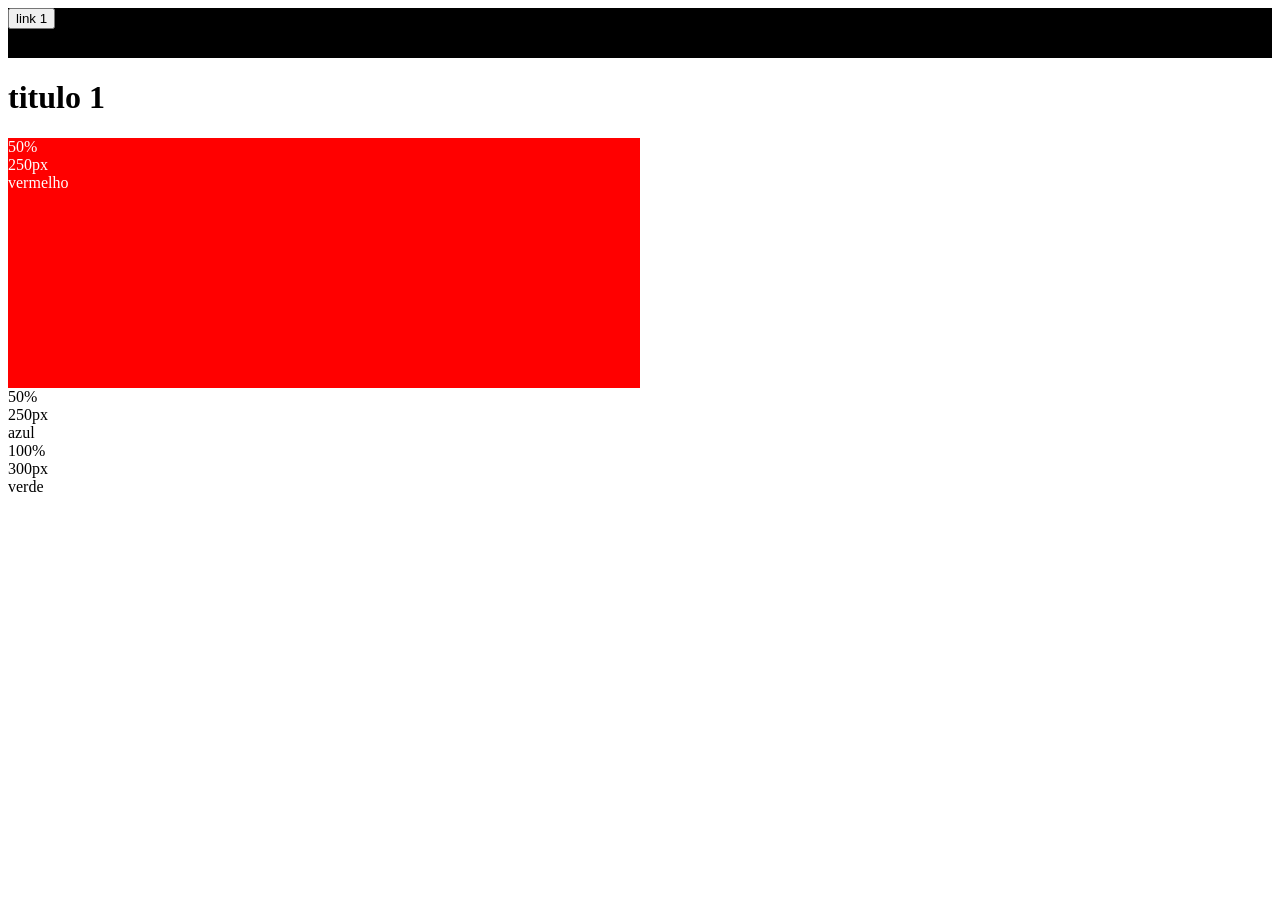
<file: caixas/index.html>
<!DOCTYPE html>
<html lang="en">
<head>
    <meta charset="UTF-8">
    <meta name="viewport" content="width=device-width, initial-scale=1.0">
    <link rel="stylesheet" href="style.css">
    <title>Document</title>
</head>
<body>
    <div style="width: 100%; height: 50px; background-color: black;"
    ><button>link 1</button>link 2</button></div>
    <h1>titulo 1</h1>

    <div class="container">
<div class="vermelho">
    50%
    <br>
    250px
    <br>
    vermelho
    </div>       

</div class="azul">

50%
<br>
250px
<br>
azul
    </div>


<div class="verde">
100%
<br>
300px
<br>
verde
</div>



</body>
</html>
</file>
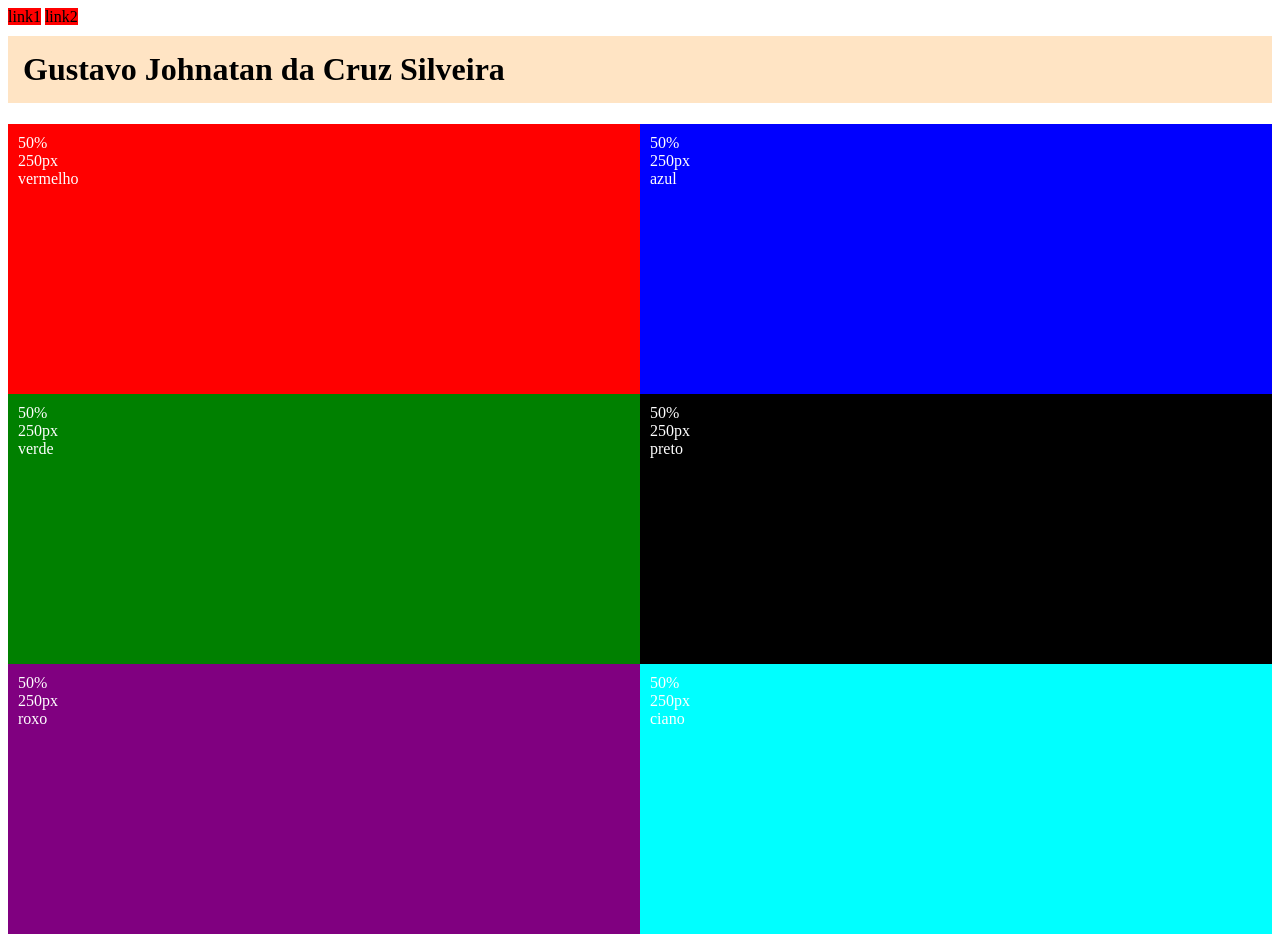
<file: modelo/index.html>
<!DOCTYPE html>
<html lang="en">

<head>
  <meta charset="UTF-8">
  <meta name="viewport" content="width=device-width, initial-scale=1.0">
  <title>Document</title>

  <link rel="stylesheet" href="estilos.css">
</head>

<body>
  <div class="barra-navegacao">
    <a class="link">link1</a>
    <a class="link">link2</a>
  </div>
  <h1>Gustavo Johnatan da Cruz Silveira</h1>
  <div class="wrapper">
    <div class="meia-caixa" style="background-color: red;">
      50%<br>
      250px<br>
      vermelho<br>
    </div>
    <div class="meia-caixa" style="background-color: blue;">
      50%<br>
      250px<br>
      azul<br>
    </div>
  </div>
  <div class="wrapper">
    <div class="meia-caixa" style="background-color: green;">
      50%<br>
      250px<br>
      verde<br>
    </div>
    <div class="meia-caixa" style="background-color: black;">
      50%<br>
      250px<br>
      preto<br>
    </div>
  </div>
  <div class="wrapper">
    <div class="meia-caixa" style="background-color: purple;">
      50%<br>
      250px<br>
      roxo<br>
    </div>
    <div class="meia-caixa" style="background-color: cyan;">
      50%<br>
      250px<br>
      ciano<br>
    </div>
  </div>
</body>

</html>
</file>
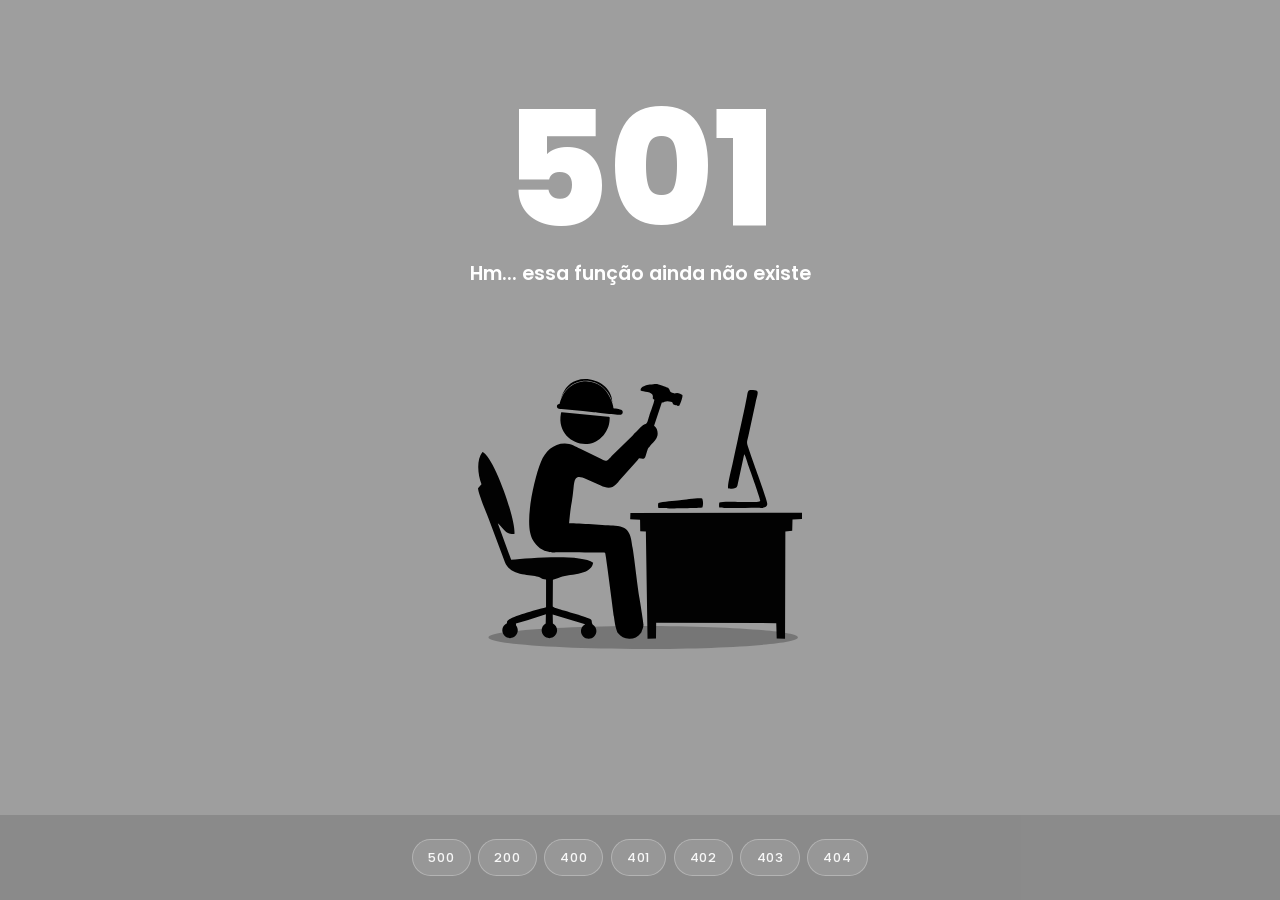
<file: PROVA/index.html>
<html lang="pt-br">

<head>
  <!-- INDEX -->
  <meta name="robots" content="index, follow">
  <meta name="author" content="Isaque Costa">
  <meta http-equiv="Content-Type" content="text/html; charset=UTF-8">
  <meta name="viewport" content="width=device-width,initial-scale=1,maximum-scale=1,user-scalable=0,viewport-fit=cover">
  <!-- DESCRIPTION -->
  <title>Erro Codes</title>
  <meta content="Erro Codes" property="og:title">
  <meta content="Desenvolvido por Isaque Costa" name="description">
  <meta content="Desenvolvido por Isaque Costa" property="og:description">
  <meta name="keywords"
    content="ios, android, responsivo, minimalista, design, simples, bonito, isaque.it, isaque costa">
  <!-- FAVICONS -->
  <link rel="apple-touch-icon" href="https://cdn.isaque.it/assets/icons/apple-icon-180.png">
  <!-- ASSETS -->
  <link href="https://fonts.googleapis.com/css?family=Open+Sans:400,700%7CPoppins:400,500" rel="stylesheet">
  <link href="custom.css" rel="stylesheet">
</head>

<body>
  <div id="bg-base" style="background-color: rgb(158, 158, 158);"></div>
  <div id="bg-ripple"></div>
  <div class="main-area">
    <span>
      <h1 id="codigo">501</h1>
      <h5 id="mensagem">Hm... essa função ainda não existe</h5>
    </span>
    <img id="imagem" src="assets/501.svg" class="">
  </div>
  <div class="barra-navegacao">
    <span class="btn-hover" data-id="500" data-color="#1B75D2"
      data-message="Eita... o servidor surtou por aqui">500</span>
    <span class="btn-hover" data-id="200" data-color="#33CC66" data-message="Yay! tudo certo, pode seguir">200</span>
    <span class="btn-hover" data-id="400" data-color="#820CCD"
      data-message="Ih... essa requisição veio torta">400</span>
    <span class="btn-hover" data-id="401" data-color="#F9152A" data-message="Ei! cadê o login?">401</span>
    <span class="btn-hover" data-id="402" data-color="#28A745" data-message="Poxa... a carteira pediu arrego">402</span>
    <span class="btn-hover" data-id="403" data-color="#F9152A" data-message="Calma lá... aqui é área VIP">403</span>
    <span class="btn-hover" data-id="404" data-color="#F46701" data-message="Opps... página não encontrada">404</span>
  </div>
  <script src="app.js"></script>


</body>

</html>
</file>
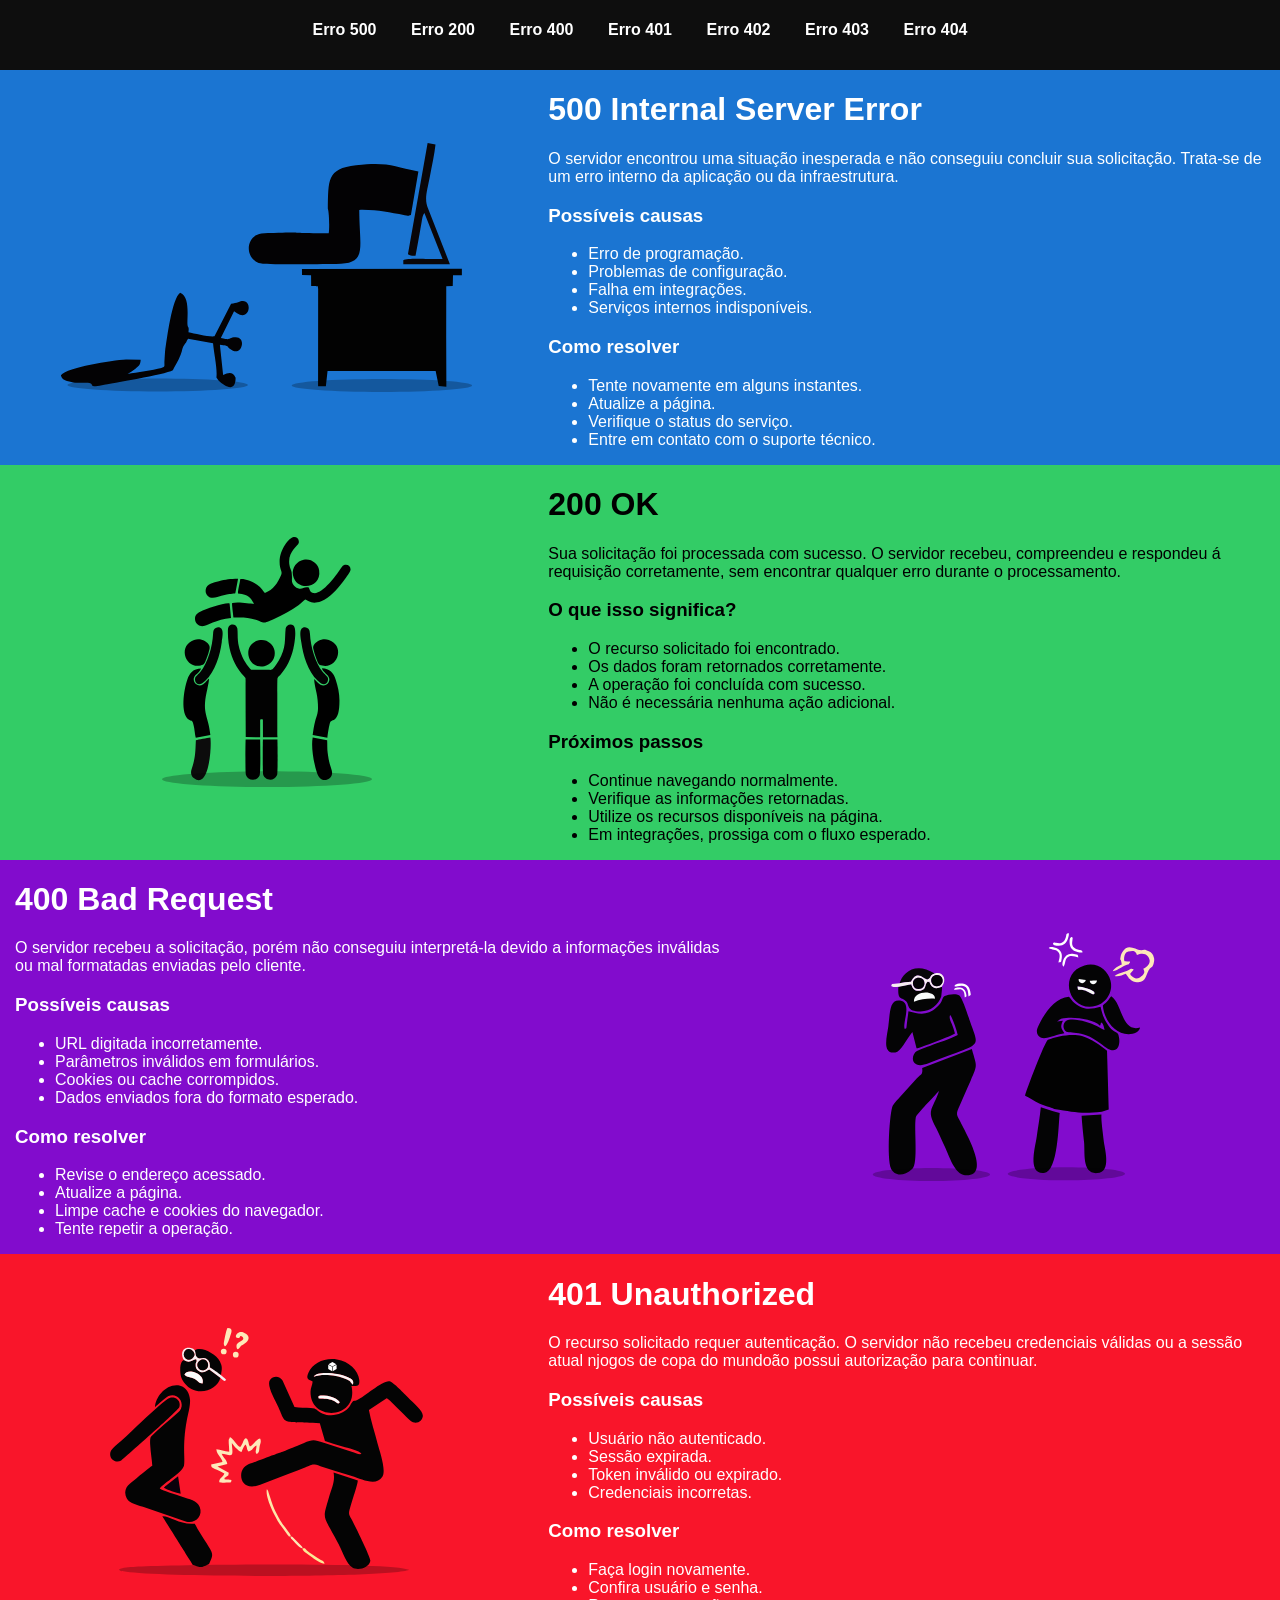
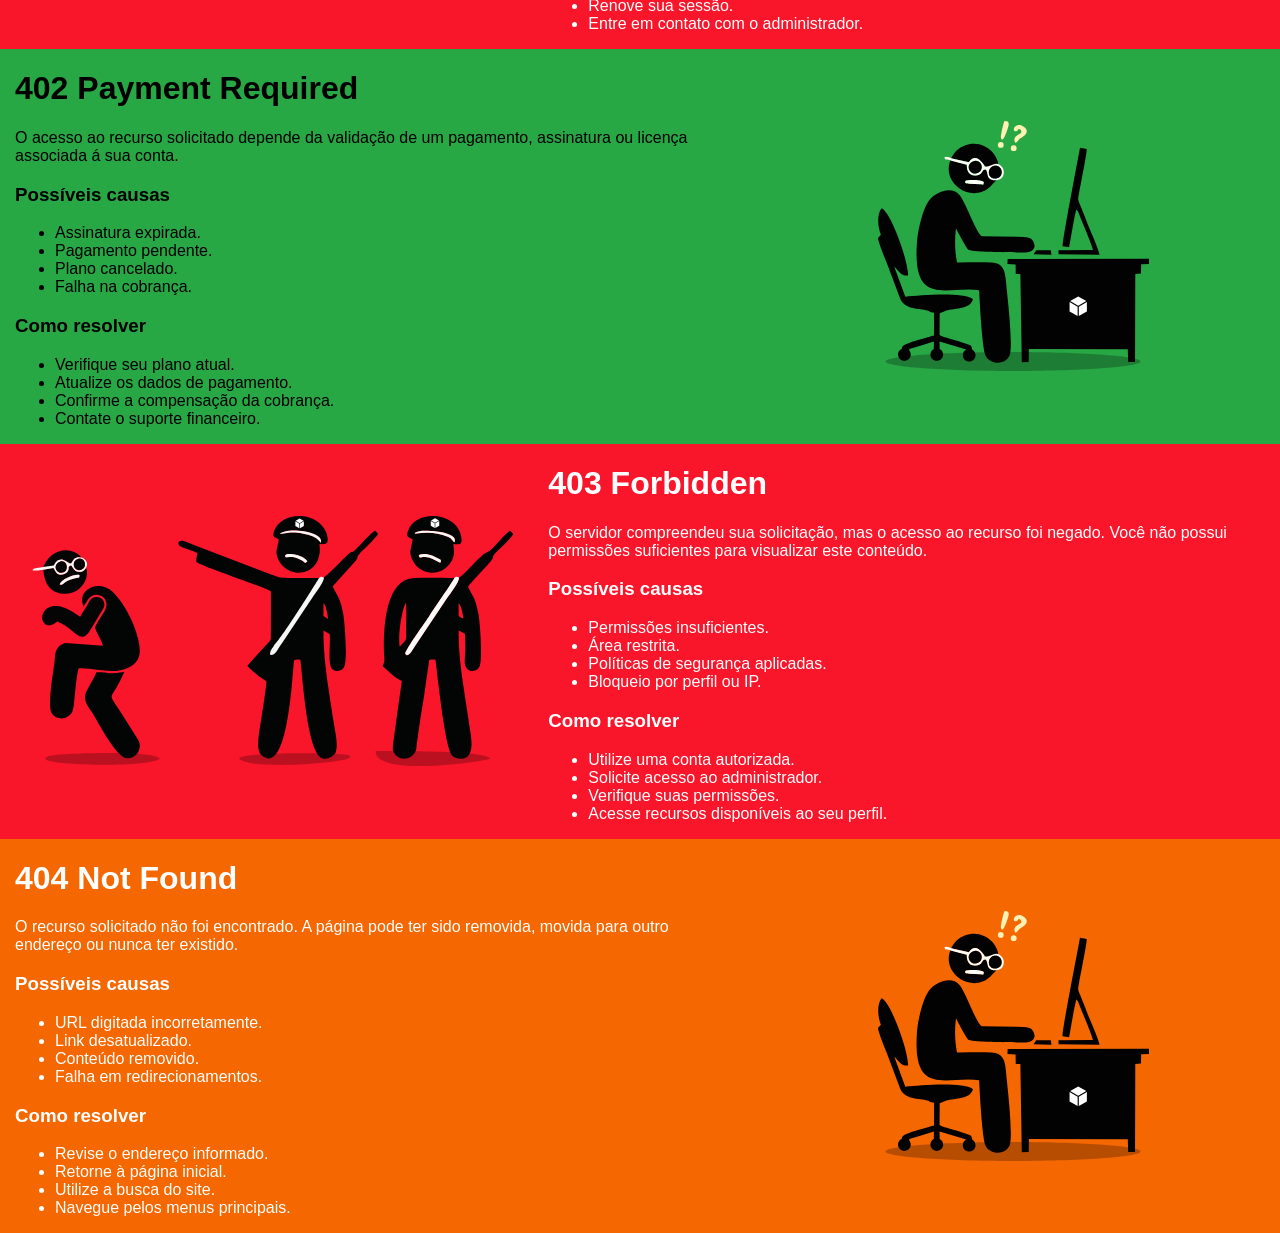
<file: website/index.html>
<!DOCTYPE html>
<html lang="pt-br">

<head>
  <meta charset="UTF-8">
  <meta name="viewport" content="width=device-width, initial-scale=1.0">
  <title>Base Web</title>
  <link rel="stylesheet" href="estilos.css">
</head>

<body>
  <div class="barra-navegacao">
    <a href="#ERROR_500" class="btn">Erro 500</a>
    <a href="#ERROR_200" class="btn">Erro 200</a>
    <a href="#ERROR_400" class="btn">Erro 400</a>
    <a href="#ERROR_401" class="btn">Erro 401</a>
    <a href="#ERROR_402" class="btn">Erro 402</a>
    <a href="#ERROR_403" class="btn">Erro 403</a>
    <a href="#ERROR_404" class="btn">Erro 404</a>
  </div>


  <!--Seção: ERROR 500-->
  <div id="ERROR_500" class="linha text-branco" style="background-color:#1B75D2;">
    <div class="col-5 d-flex alinhar-meio p-2">
      <img class="img-error" src="assets/500.svg" alt="500 Internal Server Error">
    </div>

    <div class="col-7">
      <h1>500 Internal Server Error</h1>
      <p>
        O servidor encontrou uma situação inesperada e não conseguiu concluir
        sua solicitação. Trata-se de um erro interno da aplicação ou da infraestrutura.
      </p>

      <h3>Possíveis causas</h3>
      <ul>
        <li>Erro de programação.</li>
        <li>Problemas de configuração.</li>
        <li>Falha em integrações.</li>
        <li>Serviços internos indisponíveis.</li>
      </ul>

      <h3>Como resolver</h3>
      <ul>
        <li>Tente novamente em alguns instantes.</li>
        <li>Atualize a página.</li>
        <li>Verifique o status do serviço.</li>
        <li>Entre em contato com o suporte técnico.</li>
      </ul>
    </div>
  </div>


  <!--Seção: ERROR 200-->
  <div id="ERROR_200" class="linha text-preto" style="background-color:#33CC66;">
    <div class="col-5 d-flex alinhar-meio p-2">
      <img class="img-error" src="assets/200.svg" alt="200 OK">
    </div>

    <div class="col-7">
      <h1>200 OK</h1>
      <p>
        Sua solicitação foi processada com sucesso. O servidor recebeu, compreendeu
        e respondeu á requisição corretamente, sem encontrar qualquer erro durante
        o processamento.
      </p>

      <h3>O que isso significa?</h3>
      <ul>
        <li>O recurso solicitado foi encontrado.</li>
        <li>Os dados foram retornados corretamente.</li>
        <li>A operação foi concluída com sucesso.</li>
        <li>Não é necessária nenhuma ação adicional.</li>
      </ul>

      <h3>Próximos passos</h3>
      <ul>
        <li>Continue navegando normalmente.</li>
        <li>Verifique as informações retornadas.</li>
        <li>Utilize os recursos disponíveis na página.</li>
        <li>Em integrações, prossiga com o fluxo esperado.</li>
      </ul>
    </div>
  </div>

  <!--Seção: ERROR 400-->
  <div id="ERROR_400" class="linha text-branco" style="background-color:#820CCD;">
    <div class="col-7">
      <h1>400 Bad Request</h1>
      <p>
        O servidor recebeu a solicitação, porém não conseguiu interpretá-la devido
        a informações inválidas ou mal formatadas enviadas pelo cliente.
      </p>

      <h3>Possíveis causas</h3>
      <ul>
        <li>URL digitada incorretamente.</li>
        <li>Parâmetros inválidos em formulários.</li>
        <li>Cookies ou cache corrompidos.</li>
        <li>Dados enviados fora do formato esperado.</li>
      </ul>

      <h3>Como resolver</h3>
      <ul>
        <li>Revise o endereço acessado.</li>
        <li>Atualize a página.</li>
        <li>Limpe cache e cookies do navegador.</li>
        <li>Tente repetir a operação.</li>
      </ul>
    </div>

    <div class="col-5 d-flex alinhar-meio p-2">
      <img class="img-error" src="assets/400.svg" alt="400 Bad Request">
    </div>

  </div>

  <!--Seção: ERROR 401-->
  <div id="ERROR_401" class="linha text-branco" style="background-color:#F9152A;">
    <div class="col-5 d-flex alinhar-meio p-2">
      <img class="img-error" src="assets/401.svg" alt="401 Unauthorized">
    </div>
    <div class="col-7">
      <h1>401 Unauthorized</h1>
      <p>
        O recurso solicitado requer autenticação. O servidor não recebeu credenciais
        válidas ou a sessão atual njogos de copa do mundoão possui autorização para continuar.
      </p>

      <h3>Possíveis causas</h3>
      <ul>
        <li>Usuário não autenticado.</li>
        <li>Sessão expirada.</li>
        <li>Token inválido ou expirado.</li>
        <li>Credenciais incorretas.</li>
      </ul>

      <h3>Como resolver</h3>
      <ul>
        <li>Faça login novamente.</li>
        <li>Confira usuário e senha.</li>
        <li>Renove sua sessão.</li>
        <li>Entre em contato com o administrador.</li>
      </ul>
    </div>
  </div>

  <!--Seção: ERROR 402-->
  <div id="ERROR_402" class="linha" style="background-color:#28A745;">
    <div class="col-7">
      <h1>402 Payment Required</h1>
      <p>
        O acesso ao recurso solicitado depende da validação de um pagamento,
        assinatura ou licença associada á sua conta.
      </p>

      <h3>Possíveis causas</h3>
      <ul>
        <li>Assinatura expirada.</li>
        <li>Pagamento pendente.</li>
        <li>Plano cancelado.</li>
        <li>Falha na cobrança.</li>
      </ul>
      <h3>Como resolver</h3>
      <ul>
        <li>Verifique seu plano atual.</li>
        <li>Atualize os dados de pagamento.</li>
        <li>Confirme a compensação da cobrança.</li>
        <li>Contate o suporte financeiro.</li>
      </ul>
    </div>

    <div class="col-5 d-flex alinhar-meio p-2">
      <img class="img-error" src="assets/402.svg" alt="402 Payment Required">
    </div>
  </div>

  <!--Seção: ERROR 403-->
  <div id="ERROR_403" class="linha text-branco" style="background-color:#F9152A;">
    <div class="col-5 d-flex alinhar-meio p-2">
      <img class="img-error" src="assets/403.svg" alt="403 Forbidden">
    </div>

    <div class="col-7">
      <h1>403 Forbidden</h1>
      <p>
        O servidor compreendeu sua solicitação, mas o acesso ao recurso foi negado.
        Você não possui permissões suficientes para visualizar este conteúdo.
      </p>

      <h3>Possíveis causas</h3>
      <ul>
        <li>Permissões insuficientes.</li>
        <li>Área restrita.</li>
        <li>Políticas de segurança aplicadas.</li>
        <li>Bloqueio por perfil ou IP.</li>
      </ul>

      <h3>Como resolver</h3>
      <ul>
        <li>Utilize uma conta autorizada.</li>
        <li>Solicite acesso ao administrador.</li>
        <li>Verifique suas permissões.</li>
        <li>Acesse recursos disponíveis ao seu perfil.</li>
      </ul>
    </div>
  </div>

  <!--Seção: ERROR 404-->
  <div id="ERROR_404" class="linha text-branco" style="background-color: #F46701;">
    <div class="col-7">
      <h1>404 Not Found</h1>
      <p>
        O recurso solicitado não foi encontrado. A página pode ter sido removida,
        movida para outro endereço ou nunca ter existido.
      </p>

      <h3>Possíveis causas</h3>
      <ul>
        <li>URL digitada incorretamente.</li>
        <li>Link desatualizado.</li>
        <li>Conteúdo removido.</li>
        <li>Falha em redirecionamentos.</li>
      </ul>

      <h3>Como resolver</h3>
      <ul>
        <li>Revise o endereço informado.</li>
        <li>Retorne à página inicial.</li>
        <li>Utilize a busca do site.</li>
        <li>Navegue pelos menus principais.</li>
      </ul>
    </div>

    <div class="col-5 d-flex alinhar-meio p-2">
      <img class="img-error" src="assets/404.svg" alt="404 Not Found">
    </div>
  </div>
</body>

</html>
</file>
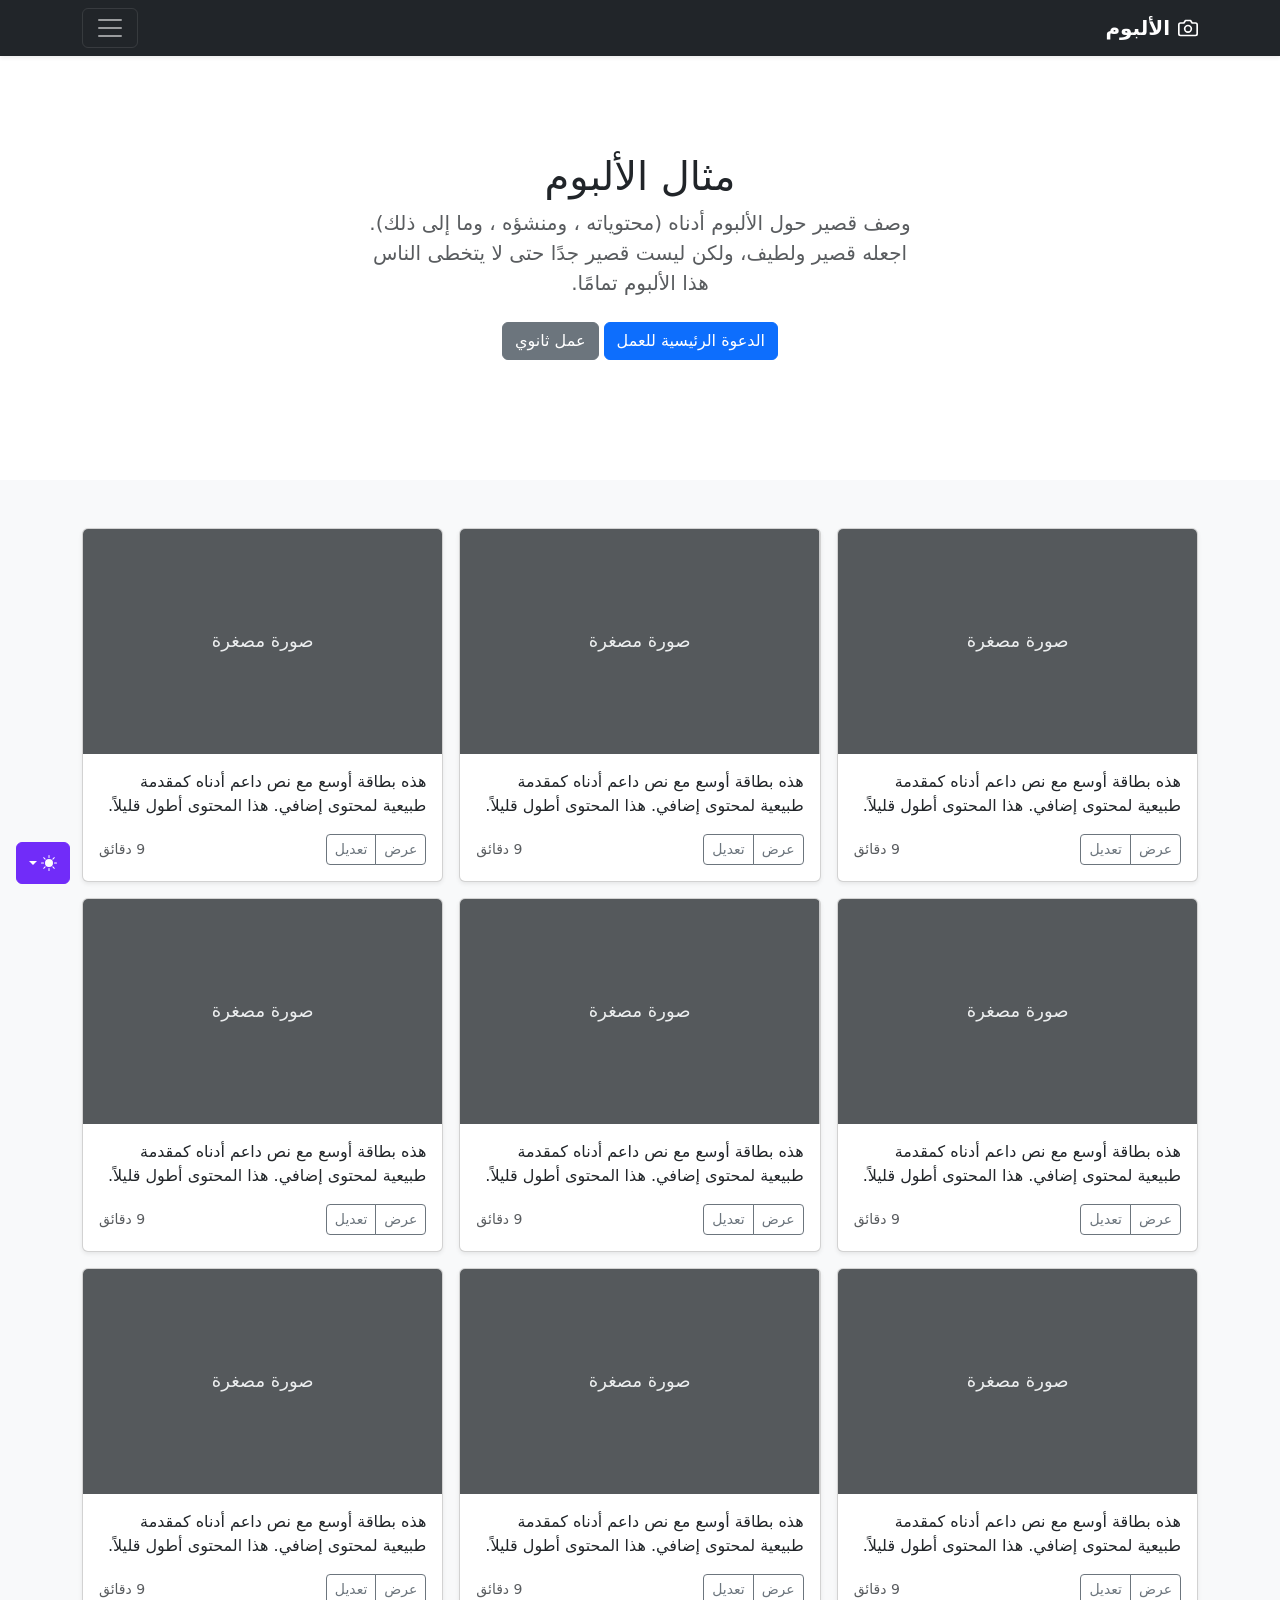
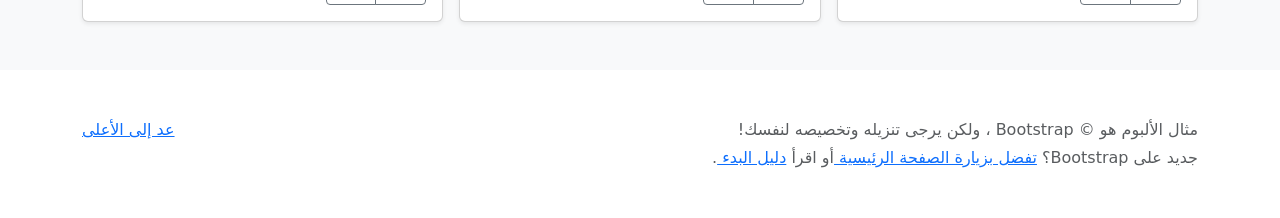
<file: bootstrap/album-rtl/index.html>
<!doctype html>
<html lang="ar" dir="rtl" data-bs-theme="auto">
  <head>
    <meta charset="utf-8" />
    <meta name="viewport" content="width=device-width, initial-scale=1" />
    <meta name="description" content="" />
    <meta
      name="author"
      content="Mark Otto, Jacob Thornton, and Bootstrap contributors"
    />
    <meta name="generator" content="Astro v5.13.2" />
    <title>مثال الألبوم · Bootstrap v5.3</title>
    <link
      rel="canonical"
      href="https://getbootstrap.com/docs/5.3/examples/album-rtl/"
    />
    <script src="../assets/js/color-modes.js"></script>
    <link href="../assets/dist/css/bootstrap.rtl.min.css" rel="stylesheet" />
    <meta name="theme-color" content="#712cf9" />
    <style>
      .bd-placeholder-img {
        font-size: 1.125rem;
        text-anchor: middle;
        -webkit-user-select: none;
        -moz-user-select: none;
        user-select: none;
      }
      @media (min-width: 768px) {
        .bd-placeholder-img-lg {
          font-size: 3.5rem;
        }
      }
      .b-example-divider {
        width: 100%;
        height: 3rem;
        background-color: #0000001a;
        border: solid rgba(0, 0, 0, 0.15);
        border-width: 1px 0;
        box-shadow:
          inset 0 0.5em 1.5em #0000001a,
          inset 0 0.125em 0.5em #00000026;
      }
      .b-example-vr {
        flex-shrink: 0;
        width: 1.5rem;
        height: 100vh;
      }
      .bi {
        vertical-align: -0.125em;
        fill: currentColor;
      }
      .nav-scroller {
        position: relative;
        z-index: 2;
        height: 2.75rem;
        overflow-y: hidden;
      }
      .nav-scroller .nav {
        display: flex;
        flex-wrap: nowrap;
        padding-bottom: 1rem;
        margin-top: -1px;
        overflow-x: auto;
        text-align: center;
        white-space: nowrap;
        -webkit-overflow-scrolling: touch;
      }
      .btn-bd-primary {
        --bd-violet-bg: #712cf9;
        --bd-violet-rgb: 112.520718, 44.062154, 249.437846;
        --bs-btn-font-weight: 600;
        --bs-btn-color: var(--bs-white);
        --bs-btn-bg: var(--bd-violet-bg);
        --bs-btn-border-color: var(--bd-violet-bg);
        --bs-btn-hover-color: var(--bs-white);
        --bs-btn-hover-bg: #6528e0;
        --bs-btn-hover-border-color: #6528e0;
        --bs-btn-focus-shadow-rgb: var(--bd-violet-rgb);
        --bs-btn-active-color: var(--bs-btn-hover-color);
        --bs-btn-active-bg: #5a23c8;
        --bs-btn-active-border-color: #5a23c8;
      }
      .bd-mode-toggle {
        z-index: 1500;
      }
      .bd-mode-toggle .bi {
        width: 1em;
        height: 1em;
      }
      .bd-mode-toggle .dropdown-menu .active .bi {
        display: block !important;
      }
    </style>
  </head>
  <body>
    <svg xmlns="http://www.w3.org/2000/svg" class="d-none">
      <symbol id="check2" viewBox="0 0 16 16">
        <path
          d="M13.854 3.646a.5.5 0 0 1 0 .708l-7 7a.5.5 0 0 1-.708 0l-3.5-3.5a.5.5 0 1 1 .708-.708L6.5 10.293l6.646-6.647a.5.5 0 0 1 .708 0z"
        ></path>
      </symbol>
      <symbol id="circle-half" viewBox="0 0 16 16">
        <path
          d="M8 15A7 7 0 1 0 8 1v14zm0 1A8 8 0 1 1 8 0a8 8 0 0 1 0 16z"
        ></path>
      </symbol>
      <symbol id="moon-stars-fill" viewBox="0 0 16 16">
        <path
          d="M6 .278a.768.768 0 0 1 .08.858 7.208 7.208 0 0 0-.878 3.46c0 4.021 3.278 7.277 7.318 7.277.527 0 1.04-.055 1.533-.16a.787.787 0 0 1 .81.316.733.733 0 0 1-.031.893A8.349 8.349 0 0 1 8.344 16C3.734 16 0 12.286 0 7.71 0 4.266 2.114 1.312 5.124.06A.752.752 0 0 1 6 .278z"
        ></path>
        <path
          d="M10.794 3.148a.217.217 0 0 1 .412 0l.387 1.162c.173.518.579.924 1.097 1.097l1.162.387a.217.217 0 0 1 0 .412l-1.162.387a1.734 1.734 0 0 0-1.097 1.097l-.387 1.162a.217.217 0 0 1-.412 0l-.387-1.162A1.734 1.734 0 0 0 9.31 6.593l-1.162-.387a.217.217 0 0 1 0-.412l1.162-.387a1.734 1.734 0 0 0 1.097-1.097l.387-1.162zM13.863.099a.145.145 0 0 1 .274 0l.258.774c.115.346.386.617.732.732l.774.258a.145.145 0 0 1 0 .274l-.774.258a1.156 1.156 0 0 0-.732.732l-.258.774a.145.145 0 0 1-.274 0l-.258-.774a1.156 1.156 0 0 0-.732-.732l-.774-.258a.145.145 0 0 1 0-.274l.774-.258c.346-.115.617-.386.732-.732L13.863.1z"
        ></path>
      </symbol>
      <symbol id="sun-fill" viewBox="0 0 16 16">
        <path
          d="M8 12a4 4 0 1 0 0-8 4 4 0 0 0 0 8zM8 0a.5.5 0 0 1 .5.5v2a.5.5 0 0 1-1 0v-2A.5.5 0 0 1 8 0zm0 13a.5.5 0 0 1 .5.5v2a.5.5 0 0 1-1 0v-2A.5.5 0 0 1 8 13zm8-5a.5.5 0 0 1-.5.5h-2a.5.5 0 0 1 0-1h2a.5.5 0 0 1 .5.5zM3 8a.5.5 0 0 1-.5.5h-2a.5.5 0 0 1 0-1h2A.5.5 0 0 1 3 8zm10.657-5.657a.5.5 0 0 1 0 .707l-1.414 1.415a.5.5 0 1 1-.707-.708l1.414-1.414a.5.5 0 0 1 .707 0zm-9.193 9.193a.5.5 0 0 1 0 .707L3.05 13.657a.5.5 0 0 1-.707-.707l1.414-1.414a.5.5 0 0 1 .707 0zm9.193 2.121a.5.5 0 0 1-.707 0l-1.414-1.414a.5.5 0 0 1 .707-.707l1.414 1.414a.5.5 0 0 1 0 .707zM4.464 4.465a.5.5 0 0 1-.707 0L2.343 3.05a.5.5 0 1 1 .707-.707l1.414 1.414a.5.5 0 0 1 0 .708z"
        ></path>
      </symbol>
    </svg>
    <div
      class="dropdown position-fixed bottom-0 end-0 mb-3 me-3 bd-mode-toggle"
    >
      <button
        class="btn btn-bd-primary py-2 dropdown-toggle d-flex align-items-center"
        id="bd-theme"
        type="button"
        aria-expanded="false"
        data-bs-toggle="dropdown"
        aria-label="Toggle theme (auto)"
      >
        <svg class="bi my-1 theme-icon-active" aria-hidden="true">
          <use href="#circle-half"></use>
        </svg>
        <span class="visually-hidden" id="bd-theme-text">Toggle theme</span>
      </button>
      <ul
        class="dropdown-menu dropdown-menu-end shadow"
        aria-labelledby="bd-theme-text"
      >
        <li>
          <button
            type="button"
            class="dropdown-item d-flex align-items-center"
            data-bs-theme-value="light"
            aria-pressed="false"
          >
            <svg class="bi me-2 opacity-50" aria-hidden="true">
              <use href="#sun-fill"></use>
            </svg>
            Light
            <svg class="bi ms-auto d-none" aria-hidden="true">
              <use href="#check2"></use>
            </svg>
          </button>
        </li>
        <li>
          <button
            type="button"
            class="dropdown-item d-flex align-items-center"
            data-bs-theme-value="dark"
            aria-pressed="false"
          >
            <svg class="bi me-2 opacity-50" aria-hidden="true">
              <use href="#moon-stars-fill"></use>
            </svg>
            Dark
            <svg class="bi ms-auto d-none" aria-hidden="true">
              <use href="#check2"></use>
            </svg>
          </button>
        </li>
        <li>
          <button
            type="button"
            class="dropdown-item d-flex align-items-center active"
            data-bs-theme-value="auto"
            aria-pressed="true"
          >
            <svg class="bi me-2 opacity-50" aria-hidden="true">
              <use href="#circle-half"></use>
            </svg>
            Auto
            <svg class="bi ms-auto d-none" aria-hidden="true">
              <use href="#check2"></use>
            </svg>
          </button>
        </li>
      </ul>
    </div>
    <header data-bs-theme="dark">
      <div class="collapse text-bg-dark" id="navbarHeader">
        <div class="container">
          <div class="row">
            <div class="col-sm-8 col-md-7 py-4">
              <h4>حول</h4>
              <p class="text-body-secondary">
                أضف بعض المعلومات حول الألبوم، المؤلف، أو أي سياق خلفية آخر.
                اجعلها بضع جمل حتى يتمكن الزوار من التقاط بعض التلميحات المفيدة.
                ثم اربطها ببعض مواقع التواصل الاجتماعي أو معلومات الاتصال.
              </p>
            </div>
            <div class="col-sm-4 offset-md-1 py-4">
              <h4>تواصل معي</h4>
              <ul class="list-unstyled">
                <li><a href="#" class="text-white">تابعني على تويتر</a></li>
                <li>
                  <a href="#" class="text-white">شاركني الإعجاب في فيسبوك</a>
                </li>
                <li>
                  <a href="#" class="text-white"
                    >راسلني على البريد الإلكتروني</a
                  >
                </li>
              </ul>
            </div>
          </div>
        </div>
      </div>
      <div class="navbar navbar-dark bg-dark shadow-sm">
        <div class="container">
          <a href="#" class="navbar-brand d-flex align-items-center">
            <svg
              xmlns="http://www.w3.org/2000/svg"
              width="20"
              height="20"
              fill="none"
              stroke="currentColor"
              stroke-linecap="round"
              stroke-linejoin="round"
              stroke-width="2"
              aria-hidden="true"
              class="me-2"
              viewBox="0 0 24 24"
            >
              <path
                d="M23 19a2 2 0 0 1-2 2H3a2 2 0 0 1-2-2V8a2 2 0 0 1 2-2h4l2-3h6l2 3h4a2 2 0 0 1 2 2z"
              ></path>
              <circle cx="12" cy="13" r="4"></circle>
            </svg>
            <strong>الألبوم</strong>
          </a>
          <button
            class="navbar-toggler"
            type="button"
            data-bs-toggle="collapse"
            data-bs-target="#navbarHeader"
            aria-controls="navbarHeader"
            aria-expanded="false"
            aria-label="تبديل التنقل"
          >
            <span class="navbar-toggler-icon"></span>
          </button>
        </div>
      </div>
    </header>
    <main>
      <section class="py-5 text-center container">
        <div class="row py-lg-5">
          <div class="col-lg-6 col-md-8 mx-auto">
            <h1 class="fw-light">مثال الألبوم</h1>
            <p class="lead text-body-secondary">
              وصف قصير حول الألبوم أدناه (محتوياته ، ومنشؤه ، وما إلى ذلك).
              اجعله قصير ولطيف، ولكن ليست قصير جدًا حتى لا يتخطى الناس هذا
              الألبوم تمامًا.
            </p>
            <p>
              <a href="#" class="btn btn-primary my-2">الدعوة الرئيسية للعمل</a>
              <a href="#" class="btn btn-secondary my-2">عمل ثانوي</a>
            </p>
          </div>
        </div>
      </section>
      <div class="album py-5 bg-body-tertiary">
        <div class="container">
          <div class="row row-cols-1 row-cols-sm-2 row-cols-md-3 g-3">
            <div class="col">
              <div class="card shadow-sm">
                <svg
                  aria-label="Placeholder: صورة مصغرة"
                  class="bd-placeholder-img card-img-top"
                  height="225"
                  preserveAspectRatio="xMidYMid slice"
                  role="img"
                  width="100%"
                  xmlns="http://www.w3.org/2000/svg"
                >
                  <title>Placeholder</title>
                  <rect width="100%" height="100%" fill="#55595c"></rect>
                  <text x="50%" y="50%" fill="#eceeef" dy=".3em">
                    صورة مصغرة
                  </text>
                </svg>
                <div class="card-body">
                  <p class="card-text">
                    هذه بطاقة أوسع مع نص داعم أدناه كمقدمة طبيعية لمحتوى إضافي.
                    هذا المحتوى أطول قليلاً.
                  </p>
                  <div
                    class="d-flex justify-content-between align-items-center"
                  >
                    <div class="btn-group">
                      <button
                        type="button"
                        class="btn btn-sm btn-outline-secondary"
                      >
                        عرض
                      </button>
                      <button
                        type="button"
                        class="btn btn-sm btn-outline-secondary"
                      >
                        تعديل
                      </button>
                    </div>
                    <small class="text-body-secondary">9 دقائق</small>
                  </div>
                </div>
              </div>
            </div>
            <div class="col">
              <div class="card shadow-sm">
                <svg
                  aria-label="Placeholder: صورة مصغرة"
                  class="bd-placeholder-img card-img-top"
                  height="225"
                  preserveAspectRatio="xMidYMid slice"
                  role="img"
                  width="100%"
                  xmlns="http://www.w3.org/2000/svg"
                >
                  <title>Placeholder</title>
                  <rect width="100%" height="100%" fill="#55595c"></rect>
                  <text x="50%" y="50%" fill="#eceeef" dy=".3em">
                    صورة مصغرة
                  </text>
                </svg>
                <div class="card-body">
                  <p class="card-text">
                    هذه بطاقة أوسع مع نص داعم أدناه كمقدمة طبيعية لمحتوى إضافي.
                    هذا المحتوى أطول قليلاً.
                  </p>
                  <div
                    class="d-flex justify-content-between align-items-center"
                  >
                    <div class="btn-group">
                      <button
                        type="button"
                        class="btn btn-sm btn-outline-secondary"
                      >
                        عرض
                      </button>
                      <button
                        type="button"
                        class="btn btn-sm btn-outline-secondary"
                      >
                        تعديل
                      </button>
                    </div>
                    <small class="text-body-secondary">9 دقائق</small>
                  </div>
                </div>
              </div>
            </div>
            <div class="col">
              <div class="card shadow-sm">
                <svg
                  aria-label="Placeholder: صورة مصغرة"
                  class="bd-placeholder-img card-img-top"
                  height="225"
                  preserveAspectRatio="xMidYMid slice"
                  role="img"
                  width="100%"
                  xmlns="http://www.w3.org/2000/svg"
                >
                  <title>Placeholder</title>
                  <rect width="100%" height="100%" fill="#55595c"></rect>
                  <text x="50%" y="50%" fill="#eceeef" dy=".3em">
                    صورة مصغرة
                  </text>
                </svg>
                <div class="card-body">
                  <p class="card-text">
                    هذه بطاقة أوسع مع نص داعم أدناه كمقدمة طبيعية لمحتوى إضافي.
                    هذا المحتوى أطول قليلاً.
                  </p>
                  <div
                    class="d-flex justify-content-between align-items-center"
                  >
                    <div class="btn-group">
                      <button
                        type="button"
                        class="btn btn-sm btn-outline-secondary"
                      >
                        عرض
                      </button>
                      <button
                        type="button"
                        class="btn btn-sm btn-outline-secondary"
                      >
                        تعديل
                      </button>
                    </div>
                    <small class="text-body-secondary">9 دقائق</small>
                  </div>
                </div>
              </div>
            </div>
            <div class="col">
              <div class="card shadow-sm">
                <svg
                  aria-label="Placeholder: صورة مصغرة"
                  class="bd-placeholder-img card-img-top"
                  height="225"
                  preserveAspectRatio="xMidYMid slice"
                  role="img"
                  width="100%"
                  xmlns="http://www.w3.org/2000/svg"
                >
                  <title>Placeholder</title>
                  <rect width="100%" height="100%" fill="#55595c"></rect>
                  <text x="50%" y="50%" fill="#eceeef" dy=".3em">
                    صورة مصغرة
                  </text>
                </svg>
                <div class="card-body">
                  <p class="card-text">
                    هذه بطاقة أوسع مع نص داعم أدناه كمقدمة طبيعية لمحتوى إضافي.
                    هذا المحتوى أطول قليلاً.
                  </p>
                  <div
                    class="d-flex justify-content-between align-items-center"
                  >
                    <div class="btn-group">
                      <button
                        type="button"
                        class="btn btn-sm btn-outline-secondary"
                      >
                        عرض
                      </button>
                      <button
                        type="button"
                        class="btn btn-sm btn-outline-secondary"
                      >
                        تعديل
                      </button>
                    </div>
                    <small class="text-body-secondary">9 دقائق</small>
                  </div>
                </div>
              </div>
            </div>
            <div class="col">
              <div class="card shadow-sm">
                <svg
                  aria-label="Placeholder: صورة مصغرة"
                  class="bd-placeholder-img card-img-top"
                  height="225"
                  preserveAspectRatio="xMidYMid slice"
                  role="img"
                  width="100%"
                  xmlns="http://www.w3.org/2000/svg"
                >
                  <title>Placeholder</title>
                  <rect width="100%" height="100%" fill="#55595c"></rect>
                  <text x="50%" y="50%" fill="#eceeef" dy=".3em">
                    صورة مصغرة
                  </text>
                </svg>
                <div class="card-body">
                  <p class="card-text">
                    هذه بطاقة أوسع مع نص داعم أدناه كمقدمة طبيعية لمحتوى إضافي.
                    هذا المحتوى أطول قليلاً.
                  </p>
                  <div
                    class="d-flex justify-content-between align-items-center"
                  >
                    <div class="btn-group">
                      <button
                        type="button"
                        class="btn btn-sm btn-outline-secondary"
                      >
                        عرض
                      </button>
                      <button
                        type="button"
                        class="btn btn-sm btn-outline-secondary"
                      >
                        تعديل
                      </button>
                    </div>
                    <small class="text-body-secondary">9 دقائق</small>
                  </div>
                </div>
              </div>
            </div>
            <div class="col">
              <div class="card shadow-sm">
                <svg
                  aria-label="Placeholder: صورة مصغرة"
                  class="bd-placeholder-img card-img-top"
                  height="225"
                  preserveAspectRatio="xMidYMid slice"
                  role="img"
                  width="100%"
                  xmlns="http://www.w3.org/2000/svg"
                >
                  <title>Placeholder</title>
                  <rect width="100%" height="100%" fill="#55595c"></rect>
                  <text x="50%" y="50%" fill="#eceeef" dy=".3em">
                    صورة مصغرة
                  </text>
                </svg>
                <div class="card-body">
                  <p class="card-text">
                    هذه بطاقة أوسع مع نص داعم أدناه كمقدمة طبيعية لمحتوى إضافي.
                    هذا المحتوى أطول قليلاً.
                  </p>
                  <div
                    class="d-flex justify-content-between align-items-center"
                  >
                    <div class="btn-group">
                      <button
                        type="button"
                        class="btn btn-sm btn-outline-secondary"
                      >
                        عرض
                      </button>
                      <button
                        type="button"
                        class="btn btn-sm btn-outline-secondary"
                      >
                        تعديل
                      </button>
                    </div>
                    <small class="text-body-secondary">9 دقائق</small>
                  </div>
                </div>
              </div>
            </div>
            <div class="col">
              <div class="card shadow-sm">
                <svg
                  aria-label="Placeholder: صورة مصغرة"
                  class="bd-placeholder-img card-img-top"
                  height="225"
                  preserveAspectRatio="xMidYMid slice"
                  role="img"
                  width="100%"
                  xmlns="http://www.w3.org/2000/svg"
                >
                  <title>Placeholder</title>
                  <rect width="100%" height="100%" fill="#55595c"></rect>
                  <text x="50%" y="50%" fill="#eceeef" dy=".3em">
                    صورة مصغرة
                  </text>
                </svg>
                <div class="card-body">
                  <p class="card-text">
                    هذه بطاقة أوسع مع نص داعم أدناه كمقدمة طبيعية لمحتوى إضافي.
                    هذا المحتوى أطول قليلاً.
                  </p>
                  <div
                    class="d-flex justify-content-between align-items-center"
                  >
                    <div class="btn-group">
                      <button
                        type="button"
                        class="btn btn-sm btn-outline-secondary"
                      >
                        عرض
                      </button>
                      <button
                        type="button"
                        class="btn btn-sm btn-outline-secondary"
                      >
                        تعديل
                      </button>
                    </div>
                    <small class="text-body-secondary">9 دقائق</small>
                  </div>
                </div>
              </div>
            </div>
            <div class="col">
              <div class="card shadow-sm">
                <svg
                  aria-label="Placeholder: صورة مصغرة"
                  class="bd-placeholder-img card-img-top"
                  height="225"
                  preserveAspectRatio="xMidYMid slice"
                  role="img"
                  width="100%"
                  xmlns="http://www.w3.org/2000/svg"
                >
                  <title>Placeholder</title>
                  <rect width="100%" height="100%" fill="#55595c"></rect>
                  <text x="50%" y="50%" fill="#eceeef" dy=".3em">
                    صورة مصغرة
                  </text>
                </svg>
                <div class="card-body">
                  <p class="card-text">
                    هذه بطاقة أوسع مع نص داعم أدناه كمقدمة طبيعية لمحتوى إضافي.
                    هذا المحتوى أطول قليلاً.
                  </p>
                  <div
                    class="d-flex justify-content-between align-items-center"
                  >
                    <div class="btn-group">
                      <button
                        type="button"
                        class="btn btn-sm btn-outline-secondary"
                      >
                        عرض
                      </button>
                      <button
                        type="button"
                        class="btn btn-sm btn-outline-secondary"
                      >
                        تعديل
                      </button>
                    </div>
                    <small class="text-body-secondary">9 دقائق</small>
                  </div>
                </div>
              </div>
            </div>
            <div class="col">
              <div class="card shadow-sm">
                <svg
                  aria-label="Placeholder: صورة مصغرة"
                  class="bd-placeholder-img card-img-top"
                  height="225"
                  preserveAspectRatio="xMidYMid slice"
                  role="img"
                  width="100%"
                  xmlns="http://www.w3.org/2000/svg"
                >
                  <title>Placeholder</title>
                  <rect width="100%" height="100%" fill="#55595c"></rect>
                  <text x="50%" y="50%" fill="#eceeef" dy=".3em">
                    صورة مصغرة
                  </text>
                </svg>
                <div class="card-body">
                  <p class="card-text">
                    هذه بطاقة أوسع مع نص داعم أدناه كمقدمة طبيعية لمحتوى إضافي.
                    هذا المحتوى أطول قليلاً.
                  </p>
                  <div
                    class="d-flex justify-content-between align-items-center"
                  >
                    <div class="btn-group">
                      <button
                        type="button"
                        class="btn btn-sm btn-outline-secondary"
                      >
                        عرض
                      </button>
                      <button
                        type="button"
                        class="btn btn-sm btn-outline-secondary"
                      >
                        تعديل
                      </button>
                    </div>
                    <small class="text-body-secondary">9 دقائق</small>
                  </div>
                </div>
              </div>
            </div>
          </div>
        </div>
      </div>
    </main>
    <footer class="text-body-secondary py-5">
      <div class="container">
        <p class="float-end mb-1"><a href="#">عد إلى الأعلى</a></p>
        <p class="mb-1">
          مثال الألبوم هو © Bootstrap ، ولكن يرجى تنزيله وتخصيصه لنفسك!
        </p>
        <p class="mb-0">
          جديد على Bootstrap؟ <a href="/"> تفضل بزيارة الصفحة الرئيسية </a> أو
          اقرأ <a href="../getting-started/introduction"> دليل البدء </a>.
        </p>
      </div>
    </footer>
    <script
      src="../assets/dist/js/bootstrap.bundle.min.js"
      class="astro-vvvwv3sm"
    ></script>
  </body>
</html>
</file>
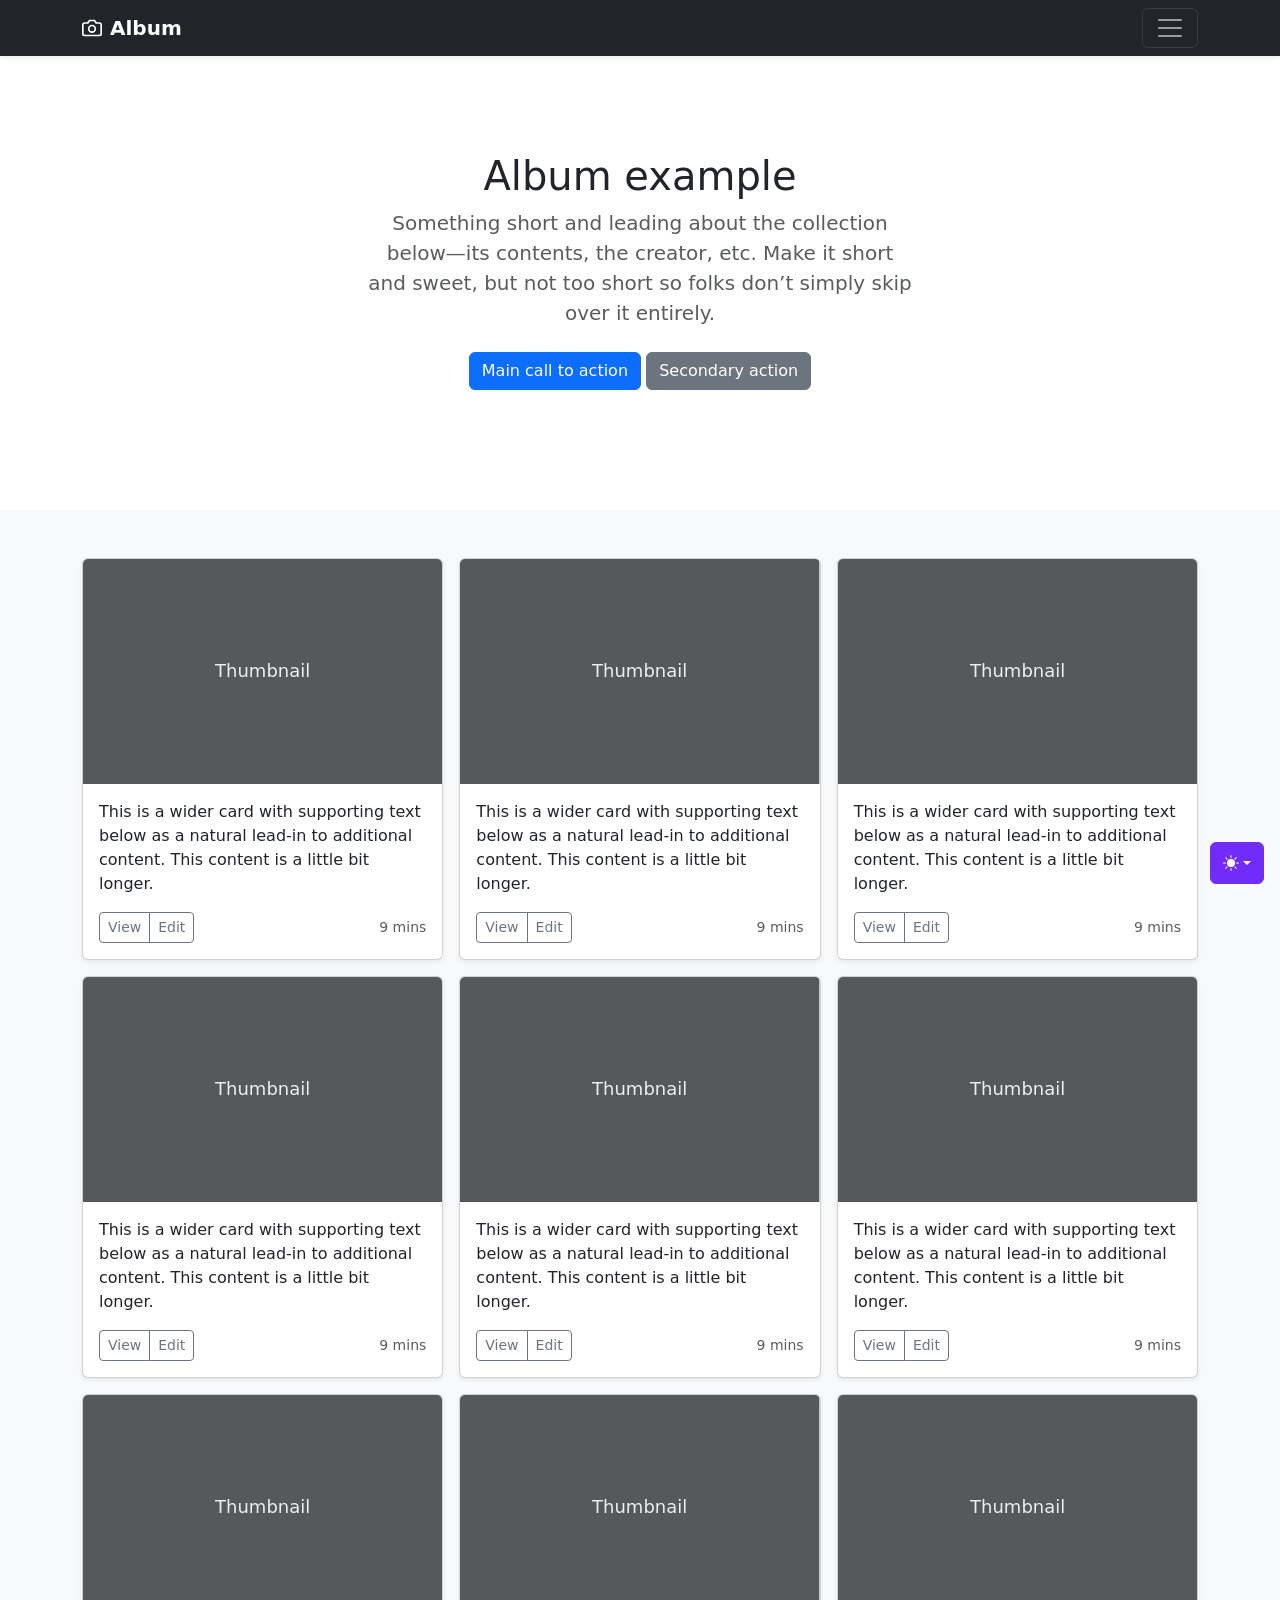
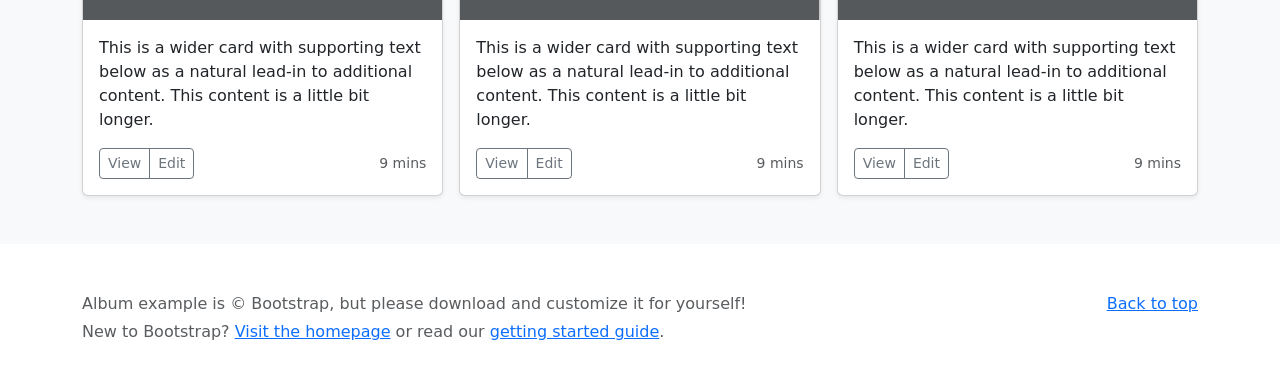
<file: bootstrap/album/index.html>
<!doctype html>
<html lang="en" data-bs-theme="auto">
  <head>
    <meta charset="utf-8" />
    <meta name="viewport" content="width=device-width, initial-scale=1" />
    <meta name="description" content="" />
    <meta
      name="author"
      content="Mark Otto, Jacob Thornton, and Bootstrap contributors"
    />
    <meta name="generator" content="Astro v5.13.2" />
    <title>Album example · Bootstrap v5.3</title>
    <link
      rel="canonical"
      href="https://getbootstrap.com/docs/5.3/examples/album/"
    />
    <script src="../assets/js/color-modes.js"></script>
    <link href="../assets/dist/css/bootstrap.min.css" rel="stylesheet" />
    <meta name="theme-color" content="#712cf9" />
    <style>
      .bd-placeholder-img {
        font-size: 1.125rem;
        text-anchor: middle;
        -webkit-user-select: none;
        -moz-user-select: none;
        user-select: none;
      }
      @media (min-width: 768px) {
        .bd-placeholder-img-lg {
          font-size: 3.5rem;
        }
      }
      .b-example-divider {
        width: 100%;
        height: 3rem;
        background-color: #0000001a;
        border: solid rgba(0, 0, 0, 0.15);
        border-width: 1px 0;
        box-shadow:
          inset 0 0.5em 1.5em #0000001a,
          inset 0 0.125em 0.5em #00000026;
      }
      .b-example-vr {
        flex-shrink: 0;
        width: 1.5rem;
        height: 100vh;
      }
      .bi {
        vertical-align: -0.125em;
        fill: currentColor;
      }
      .nav-scroller {
        position: relative;
        z-index: 2;
        height: 2.75rem;
        overflow-y: hidden;
      }
      .nav-scroller .nav {
        display: flex;
        flex-wrap: nowrap;
        padding-bottom: 1rem;
        margin-top: -1px;
        overflow-x: auto;
        text-align: center;
        white-space: nowrap;
        -webkit-overflow-scrolling: touch;
      }
      .btn-bd-primary {
        --bd-violet-bg: #712cf9;
        --bd-violet-rgb: 112.520718, 44.062154, 249.437846;
        --bs-btn-font-weight: 600;
        --bs-btn-color: var(--bs-white);
        --bs-btn-bg: var(--bd-violet-bg);
        --bs-btn-border-color: var(--bd-violet-bg);
        --bs-btn-hover-color: var(--bs-white);
        --bs-btn-hover-bg: #6528e0;
        --bs-btn-hover-border-color: #6528e0;
        --bs-btn-focus-shadow-rgb: var(--bd-violet-rgb);
        --bs-btn-active-color: var(--bs-btn-hover-color);
        --bs-btn-active-bg: #5a23c8;
        --bs-btn-active-border-color: #5a23c8;
      }
      .bd-mode-toggle {
        z-index: 1500;
      }
      .bd-mode-toggle .bi {
        width: 1em;
        height: 1em;
      }
      .bd-mode-toggle .dropdown-menu .active .bi {
        display: block !important;
      }
    </style>
  </head>
  <body>
    <svg xmlns="http://www.w3.org/2000/svg" class="d-none">
      <symbol id="check2" viewBox="0 0 16 16">
        <path
          d="M13.854 3.646a.5.5 0 0 1 0 .708l-7 7a.5.5 0 0 1-.708 0l-3.5-3.5a.5.5 0 1 1 .708-.708L6.5 10.293l6.646-6.647a.5.5 0 0 1 .708 0z"
        ></path>
      </symbol>
      <symbol id="circle-half" viewBox="0 0 16 16">
        <path
          d="M8 15A7 7 0 1 0 8 1v14zm0 1A8 8 0 1 1 8 0a8 8 0 0 1 0 16z"
        ></path>
      </symbol>
      <symbol id="moon-stars-fill" viewBox="0 0 16 16">
        <path
          d="M6 .278a.768.768 0 0 1 .08.858 7.208 7.208 0 0 0-.878 3.46c0 4.021 3.278 7.277 7.318 7.277.527 0 1.04-.055 1.533-.16a.787.787 0 0 1 .81.316.733.733 0 0 1-.031.893A8.349 8.349 0 0 1 8.344 16C3.734 16 0 12.286 0 7.71 0 4.266 2.114 1.312 5.124.06A.752.752 0 0 1 6 .278z"
        ></path>
        <path
          d="M10.794 3.148a.217.217 0 0 1 .412 0l.387 1.162c.173.518.579.924 1.097 1.097l1.162.387a.217.217 0 0 1 0 .412l-1.162.387a1.734 1.734 0 0 0-1.097 1.097l-.387 1.162a.217.217 0 0 1-.412 0l-.387-1.162A1.734 1.734 0 0 0 9.31 6.593l-1.162-.387a.217.217 0 0 1 0-.412l1.162-.387a1.734 1.734 0 0 0 1.097-1.097l.387-1.162zM13.863.099a.145.145 0 0 1 .274 0l.258.774c.115.346.386.617.732.732l.774.258a.145.145 0 0 1 0 .274l-.774.258a1.156 1.156 0 0 0-.732.732l-.258.774a.145.145 0 0 1-.274 0l-.258-.774a1.156 1.156 0 0 0-.732-.732l-.774-.258a.145.145 0 0 1 0-.274l.774-.258c.346-.115.617-.386.732-.732L13.863.1z"
        ></path>
      </symbol>
      <symbol id="sun-fill" viewBox="0 0 16 16">
        <path
          d="M8 12a4 4 0 1 0 0-8 4 4 0 0 0 0 8zM8 0a.5.5 0 0 1 .5.5v2a.5.5 0 0 1-1 0v-2A.5.5 0 0 1 8 0zm0 13a.5.5 0 0 1 .5.5v2a.5.5 0 0 1-1 0v-2A.5.5 0 0 1 8 13zm8-5a.5.5 0 0 1-.5.5h-2a.5.5 0 0 1 0-1h2a.5.5 0 0 1 .5.5zM3 8a.5.5 0 0 1-.5.5h-2a.5.5 0 0 1 0-1h2A.5.5 0 0 1 3 8zm10.657-5.657a.5.5 0 0 1 0 .707l-1.414 1.415a.5.5 0 1 1-.707-.708l1.414-1.414a.5.5 0 0 1 .707 0zm-9.193 9.193a.5.5 0 0 1 0 .707L3.05 13.657a.5.5 0 0 1-.707-.707l1.414-1.414a.5.5 0 0 1 .707 0zm9.193 2.121a.5.5 0 0 1-.707 0l-1.414-1.414a.5.5 0 0 1 .707-.707l1.414 1.414a.5.5 0 0 1 0 .707zM4.464 4.465a.5.5 0 0 1-.707 0L2.343 3.05a.5.5 0 1 1 .707-.707l1.414 1.414a.5.5 0 0 1 0 .708z"
        ></path>
      </symbol>
    </svg>
    <div
      class="dropdown position-fixed bottom-0 end-0 mb-3 me-3 bd-mode-toggle"
    >
      <button
        class="btn btn-bd-primary py-2 dropdown-toggle d-flex align-items-center"
        id="bd-theme"
        type="button"
        aria-expanded="false"
        data-bs-toggle="dropdown"
        aria-label="Toggle theme (auto)"
      >
        <svg class="bi my-1 theme-icon-active" aria-hidden="true">
          <use href="#circle-half"></use>
        </svg>
        <span class="visually-hidden" id="bd-theme-text">Toggle theme</span>
      </button>
      <ul
        class="dropdown-menu dropdown-menu-end shadow"
        aria-labelledby="bd-theme-text"
      >
        <li>
          <button
            type="button"
            class="dropdown-item d-flex align-items-center"
            data-bs-theme-value="light"
            aria-pressed="false"
          >
            <svg class="bi me-2 opacity-50" aria-hidden="true">
              <use href="#sun-fill"></use>
            </svg>
            Light
            <svg class="bi ms-auto d-none" aria-hidden="true">
              <use href="#check2"></use>
            </svg>
          </button>
        </li>
        <li>
          <button
            type="button"
            class="dropdown-item d-flex align-items-center"
            data-bs-theme-value="dark"
            aria-pressed="false"
          >
            <svg class="bi me-2 opacity-50" aria-hidden="true">
              <use href="#moon-stars-fill"></use>
            </svg>
            Dark
            <svg class="bi ms-auto d-none" aria-hidden="true">
              <use href="#check2"></use>
            </svg>
          </button>
        </li>
        <li>
          <button
            type="button"
            class="dropdown-item d-flex align-items-center active"
            data-bs-theme-value="auto"
            aria-pressed="true"
          >
            <svg class="bi me-2 opacity-50" aria-hidden="true">
              <use href="#circle-half"></use>
            </svg>
            Auto
            <svg class="bi ms-auto d-none" aria-hidden="true">
              <use href="#check2"></use>
            </svg>
          </button>
        </li>
      </ul>
    </div>
    <header data-bs-theme="dark">
      <div class="collapse text-bg-dark" id="navbarHeader">
        <div class="container">
          <div class="row">
            <div class="col-sm-8 col-md-7 py-4">
              <h4>About</h4>
              <p class="text-body-secondary">
                Add some information about the album below, the author, or any
                other background context. Make it a few sentences long so folks
                can pick up some informative tidbits. Then, link them off to
                some social networking sites or contact information.
              </p>
            </div>
            <div class="col-sm-4 offset-md-1 py-4">
              <h4>Contact</h4>
              <ul class="list-unstyled">
                <li><a href="#" class="text-white">Follow on X</a></li>
                <li><a href="#" class="text-white">Like on Facebook</a></li>
                <li><a href="#" class="text-white">Email me</a></li>
              </ul>
            </div>
          </div>
        </div>
      </div>
      <div class="navbar navbar-dark bg-dark shadow-sm">
        <div class="container">
          <a href="#" class="navbar-brand d-flex align-items-center">
            <svg
              xmlns="http://www.w3.org/2000/svg"
              width="20"
              height="20"
              fill="none"
              stroke="currentColor"
              stroke-linecap="round"
              stroke-linejoin="round"
              stroke-width="2"
              aria-hidden="true"
              class="me-2"
              viewBox="0 0 24 24"
            >
              <path
                d="M23 19a2 2 0 0 1-2 2H3a2 2 0 0 1-2-2V8a2 2 0 0 1 2-2h4l2-3h6l2 3h4a2 2 0 0 1 2 2z"
              ></path>
              <circle cx="12" cy="13" r="4"></circle>
            </svg>
            <strong>Album</strong>
          </a>
          <button
            class="navbar-toggler"
            type="button"
            data-bs-toggle="collapse"
            data-bs-target="#navbarHeader"
            aria-controls="navbarHeader"
            aria-expanded="false"
            aria-label="Toggle navigation"
          >
            <span class="navbar-toggler-icon"></span>
          </button>
        </div>
      </div>
    </header>
    <main>
      <section class="py-5 text-center container">
        <div class="row py-lg-5">
          <div class="col-lg-6 col-md-8 mx-auto">
            <h1 class="fw-light">Album example</h1>
            <p class="lead text-body-secondary">
              Something short and leading about the collection below—its
              contents, the creator, etc. Make it short and sweet, but not too
              short so folks don’t simply skip over it entirely.
            </p>
            <p>
              <a href="#" class="btn btn-primary my-2">Main call to action</a>
              <a href="#" class="btn btn-secondary my-2">Secondary action</a>
            </p>
          </div>
        </div>
      </section>
      <div class="album py-5 bg-body-tertiary">
        <div class="container">
          <div class="row row-cols-1 row-cols-sm-2 row-cols-md-3 g-3">
            <div class="col">
              <div class="card shadow-sm">
                <svg
                  aria-label="Placeholder: Thumbnail"
                  class="bd-placeholder-img card-img-top"
                  height="225"
                  preserveAspectRatio="xMidYMid slice"
                  role="img"
                  width="100%"
                  xmlns="http://www.w3.org/2000/svg"
                >
                  <title>Placeholder</title>
                  <rect width="100%" height="100%" fill="#55595c"></rect>
                  <text x="50%" y="50%" fill="#eceeef" dy=".3em">
                    Thumbnail
                  </text>
                </svg>
                <div class="card-body">
                  <p class="card-text">
                    This is a wider card with supporting text below as a natural
                    lead-in to additional content. This content is a little bit
                    longer.
                  </p>
                  <div
                    class="d-flex justify-content-between align-items-center"
                  >
                    <div class="btn-group">
                      <button
                        type="button"
                        class="btn btn-sm btn-outline-secondary"
                      >
                        View
                      </button>
                      <button
                        type="button"
                        class="btn btn-sm btn-outline-secondary"
                      >
                        Edit
                      </button>
                    </div>
                    <small class="text-body-secondary">9 mins</small>
                  </div>
                </div>
              </div>
            </div>
            <div class="col">
              <div class="card shadow-sm">
                <svg
                  aria-label="Placeholder: Thumbnail"
                  class="bd-placeholder-img card-img-top"
                  height="225"
                  preserveAspectRatio="xMidYMid slice"
                  role="img"
                  width="100%"
                  xmlns="http://www.w3.org/2000/svg"
                >
                  <title>Placeholder</title>
                  <rect width="100%" height="100%" fill="#55595c"></rect>
                  <text x="50%" y="50%" fill="#eceeef" dy=".3em">
                    Thumbnail
                  </text>
                </svg>
                <div class="card-body">
                  <p class="card-text">
                    This is a wider card with supporting text below as a natural
                    lead-in to additional content. This content is a little bit
                    longer.
                  </p>
                  <div
                    class="d-flex justify-content-between align-items-center"
                  >
                    <div class="btn-group">
                      <button
                        type="button"
                        class="btn btn-sm btn-outline-secondary"
                      >
                        View
                      </button>
                      <button
                        type="button"
                        class="btn btn-sm btn-outline-secondary"
                      >
                        Edit
                      </button>
                    </div>
                    <small class="text-body-secondary">9 mins</small>
                  </div>
                </div>
              </div>
            </div>
            <div class="col">
              <div class="card shadow-sm">
                <svg
                  aria-label="Placeholder: Thumbnail"
                  class="bd-placeholder-img card-img-top"
                  height="225"
                  preserveAspectRatio="xMidYMid slice"
                  role="img"
                  width="100%"
                  xmlns="http://www.w3.org/2000/svg"
                >
                  <title>Placeholder</title>
                  <rect width="100%" height="100%" fill="#55595c"></rect>
                  <text x="50%" y="50%" fill="#eceeef" dy=".3em">
                    Thumbnail
                  </text>
                </svg>
                <div class="card-body">
                  <p class="card-text">
                    This is a wider card with supporting text below as a natural
                    lead-in to additional content. This content is a little bit
                    longer.
                  </p>
                  <div
                    class="d-flex justify-content-between align-items-center"
                  >
                    <div class="btn-group">
                      <button
                        type="button"
                        class="btn btn-sm btn-outline-secondary"
                      >
                        View
                      </button>
                      <button
                        type="button"
                        class="btn btn-sm btn-outline-secondary"
                      >
                        Edit
                      </button>
                    </div>
                    <small class="text-body-secondary">9 mins</small>
                  </div>
                </div>
              </div>
            </div>
            <div class="col">
              <div class="card shadow-sm">
                <svg
                  aria-label="Placeholder: Thumbnail"
                  class="bd-placeholder-img card-img-top"
                  height="225"
                  preserveAspectRatio="xMidYMid slice"
                  role="img"
                  width="100%"
                  xmlns="http://www.w3.org/2000/svg"
                >
                  <title>Placeholder</title>
                  <rect width="100%" height="100%" fill="#55595c"></rect>
                  <text x="50%" y="50%" fill="#eceeef" dy=".3em">
                    Thumbnail
                  </text>
                </svg>
                <div class="card-body">
                  <p class="card-text">
                    This is a wider card with supporting text below as a natural
                    lead-in to additional content. This content is a little bit
                    longer.
                  </p>
                  <div
                    class="d-flex justify-content-between align-items-center"
                  >
                    <div class="btn-group">
                      <button
                        type="button"
                        class="btn btn-sm btn-outline-secondary"
                      >
                        View
                      </button>
                      <button
                        type="button"
                        class="btn btn-sm btn-outline-secondary"
                      >
                        Edit
                      </button>
                    </div>
                    <small class="text-body-secondary">9 mins</small>
                  </div>
                </div>
              </div>
            </div>
            <div class="col">
              <div class="card shadow-sm">
                <svg
                  aria-label="Placeholder: Thumbnail"
                  class="bd-placeholder-img card-img-top"
                  height="225"
                  preserveAspectRatio="xMidYMid slice"
                  role="img"
                  width="100%"
                  xmlns="http://www.w3.org/2000/svg"
                >
                  <title>Placeholder</title>
                  <rect width="100%" height="100%" fill="#55595c"></rect>
                  <text x="50%" y="50%" fill="#eceeef" dy=".3em">
                    Thumbnail
                  </text>
                </svg>
                <div class="card-body">
                  <p class="card-text">
                    This is a wider card with supporting text below as a natural
                    lead-in to additional content. This content is a little bit
                    longer.
                  </p>
                  <div
                    class="d-flex justify-content-between align-items-center"
                  >
                    <div class="btn-group">
                      <button
                        type="button"
                        class="btn btn-sm btn-outline-secondary"
                      >
                        View
                      </button>
                      <button
                        type="button"
                        class="btn btn-sm btn-outline-secondary"
                      >
                        Edit
                      </button>
                    </div>
                    <small class="text-body-secondary">9 mins</small>
                  </div>
                </div>
              </div>
            </div>
            <div class="col">
              <div class="card shadow-sm">
                <svg
                  aria-label="Placeholder: Thumbnail"
                  class="bd-placeholder-img card-img-top"
                  height="225"
                  preserveAspectRatio="xMidYMid slice"
                  role="img"
                  width="100%"
                  xmlns="http://www.w3.org/2000/svg"
                >
                  <title>Placeholder</title>
                  <rect width="100%" height="100%" fill="#55595c"></rect>
                  <text x="50%" y="50%" fill="#eceeef" dy=".3em">
                    Thumbnail
                  </text>
                </svg>
                <div class="card-body">
                  <p class="card-text">
                    This is a wider card with supporting text below as a natural
                    lead-in to additional content. This content is a little bit
                    longer.
                  </p>
                  <div
                    class="d-flex justify-content-between align-items-center"
                  >
                    <div class="btn-group">
                      <button
                        type="button"
                        class="btn btn-sm btn-outline-secondary"
                      >
                        View
                      </button>
                      <button
                        type="button"
                        class="btn btn-sm btn-outline-secondary"
                      >
                        Edit
                      </button>
                    </div>
                    <small class="text-body-secondary">9 mins</small>
                  </div>
                </div>
              </div>
            </div>
            <div class="col">
              <div class="card shadow-sm">
                <svg
                  aria-label="Placeholder: Thumbnail"
                  class="bd-placeholder-img card-img-top"
                  height="225"
                  preserveAspectRatio="xMidYMid slice"
                  role="img"
                  width="100%"
                  xmlns="http://www.w3.org/2000/svg"
                >
                  <title>Placeholder</title>
                  <rect width="100%" height="100%" fill="#55595c"></rect>
                  <text x="50%" y="50%" fill="#eceeef" dy=".3em">
                    Thumbnail
                  </text>
                </svg>
                <div class="card-body">
                  <p class="card-text">
                    This is a wider card with supporting text below as a natural
                    lead-in to additional content. This content is a little bit
                    longer.
                  </p>
                  <div
                    class="d-flex justify-content-between align-items-center"
                  >
                    <div class="btn-group">
                      <button
                        type="button"
                        class="btn btn-sm btn-outline-secondary"
                      >
                        View
                      </button>
                      <button
                        type="button"
                        class="btn btn-sm btn-outline-secondary"
                      >
                        Edit
                      </button>
                    </div>
                    <small class="text-body-secondary">9 mins</small>
                  </div>
                </div>
              </div>
            </div>
            <div class="col">
              <div class="card shadow-sm">
                <svg
                  aria-label="Placeholder: Thumbnail"
                  class="bd-placeholder-img card-img-top"
                  height="225"
                  preserveAspectRatio="xMidYMid slice"
                  role="img"
                  width="100%"
                  xmlns="http://www.w3.org/2000/svg"
                >
                  <title>Placeholder</title>
                  <rect width="100%" height="100%" fill="#55595c"></rect>
                  <text x="50%" y="50%" fill="#eceeef" dy=".3em">
                    Thumbnail
                  </text>
                </svg>
                <div class="card-body">
                  <p class="card-text">
                    This is a wider card with supporting text below as a natural
                    lead-in to additional content. This content is a little bit
                    longer.
                  </p>
                  <div
                    class="d-flex justify-content-between align-items-center"
                  >
                    <div class="btn-group">
                      <button
                        type="button"
                        class="btn btn-sm btn-outline-secondary"
                      >
                        View
                      </button>
                      <button
                        type="button"
                        class="btn btn-sm btn-outline-secondary"
                      >
                        Edit
                      </button>
                    </div>
                    <small class="text-body-secondary">9 mins</small>
                  </div>
                </div>
              </div>
            </div>
            <div class="col">
              <div class="card shadow-sm">
                <svg
                  aria-label="Placeholder: Thumbnail"
                  class="bd-placeholder-img card-img-top"
                  height="225"
                  preserveAspectRatio="xMidYMid slice"
                  role="img"
                  width="100%"
                  xmlns="http://www.w3.org/2000/svg"
                >
                  <title>Placeholder</title>
                  <rect width="100%" height="100%" fill="#55595c"></rect>
                  <text x="50%" y="50%" fill="#eceeef" dy=".3em">
                    Thumbnail
                  </text>
                </svg>
                <div class="card-body">
                  <p class="card-text">
                    This is a wider card with supporting text below as a natural
                    lead-in to additional content. This content is a little bit
                    longer.
                  </p>
                  <div
                    class="d-flex justify-content-between align-items-center"
                  >
                    <div class="btn-group">
                      <button
                        type="button"
                        class="btn btn-sm btn-outline-secondary"
                      >
                        View
                      </button>
                      <button
                        type="button"
                        class="btn btn-sm btn-outline-secondary"
                      >
                        Edit
                      </button>
                    </div>
                    <small class="text-body-secondary">9 mins</small>
                  </div>
                </div>
              </div>
            </div>
          </div>
        </div>
      </div>
    </main>
    <footer class="text-body-secondary py-5">
      <div class="container">
        <p class="float-end mb-1"><a href="#">Back to top</a></p>
        <p class="mb-1">
          Album example is &copy; Bootstrap, but please download and customize
          it for yourself!
        </p>
        <p class="mb-0">
          New to Bootstrap? <a href="/">Visit the homepage</a> or read our
          <a href="../getting-started/introduction">getting started guide</a>.
        </p>
      </div>
    </footer>
    <script
      src="../assets/dist/js/bootstrap.bundle.min.js"
      class="astro-vvvwv3sm"
    ></script>
  </body>
</html>
</file>
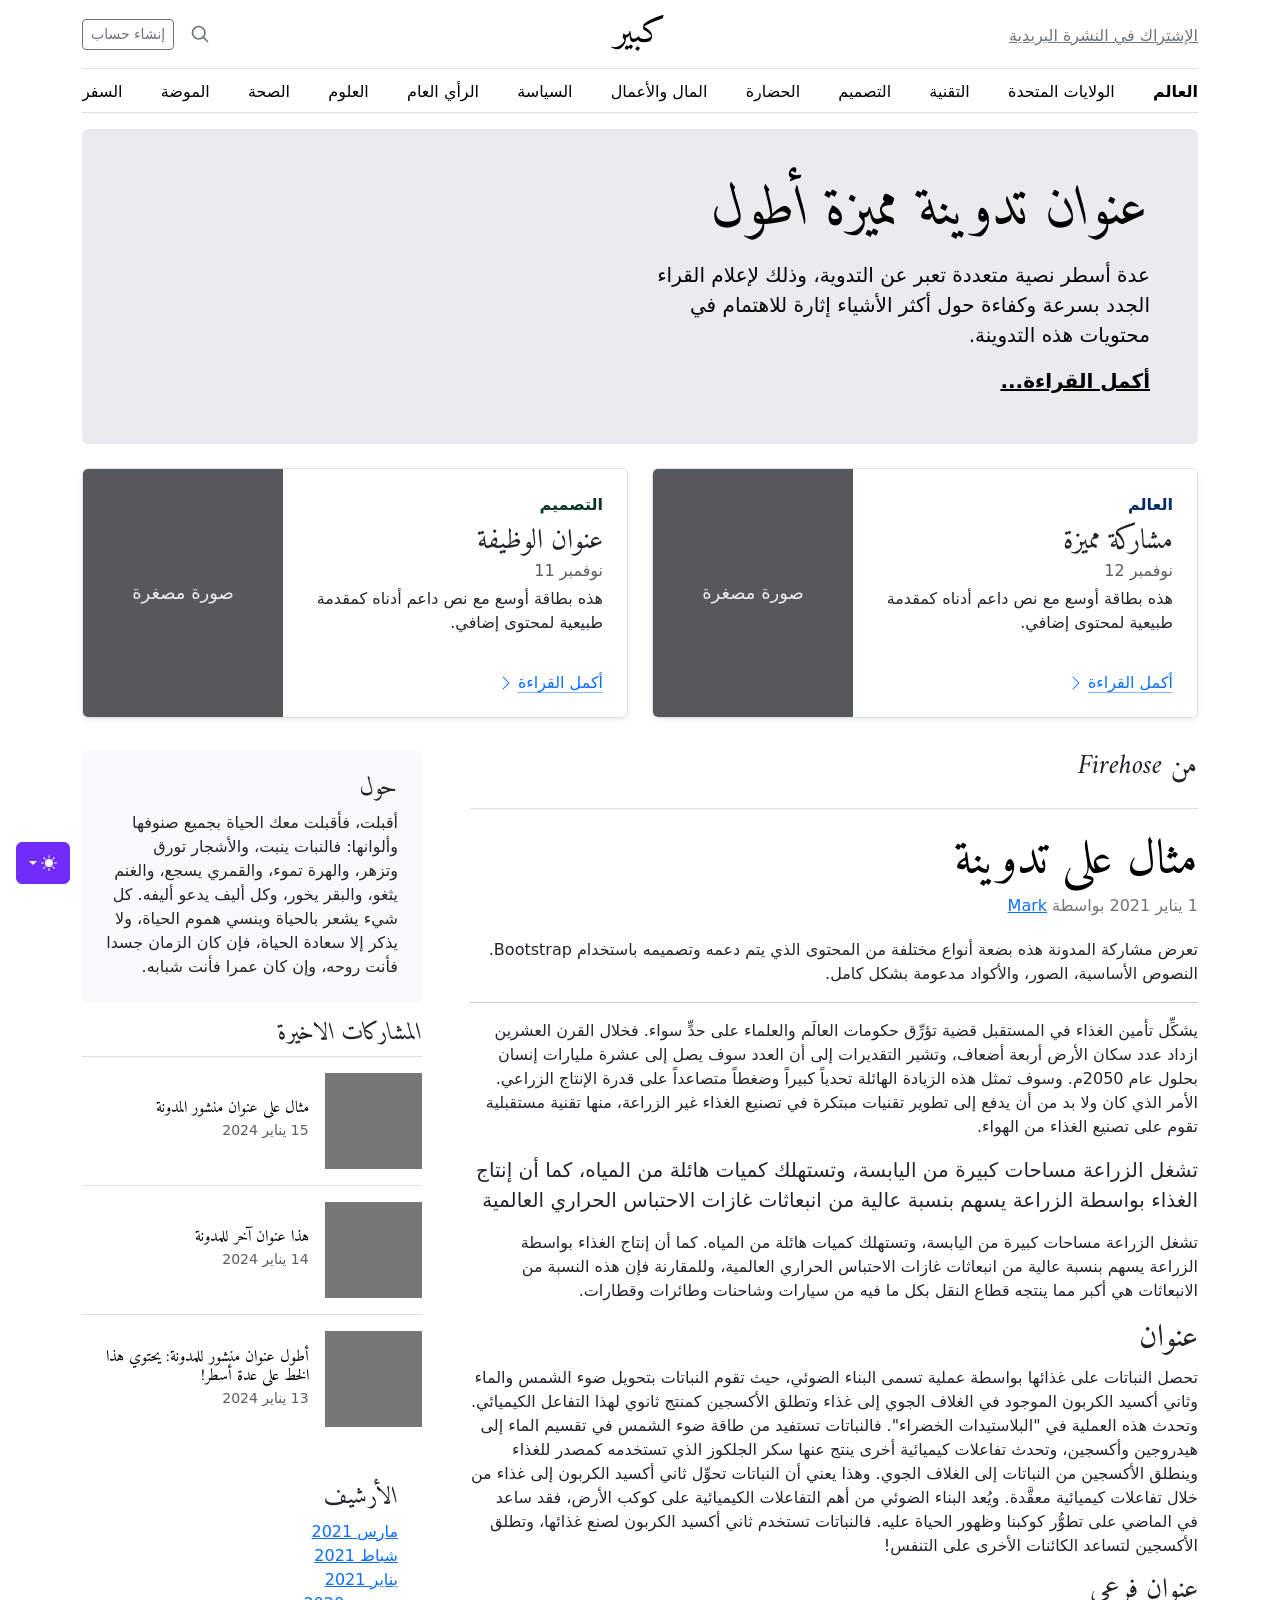
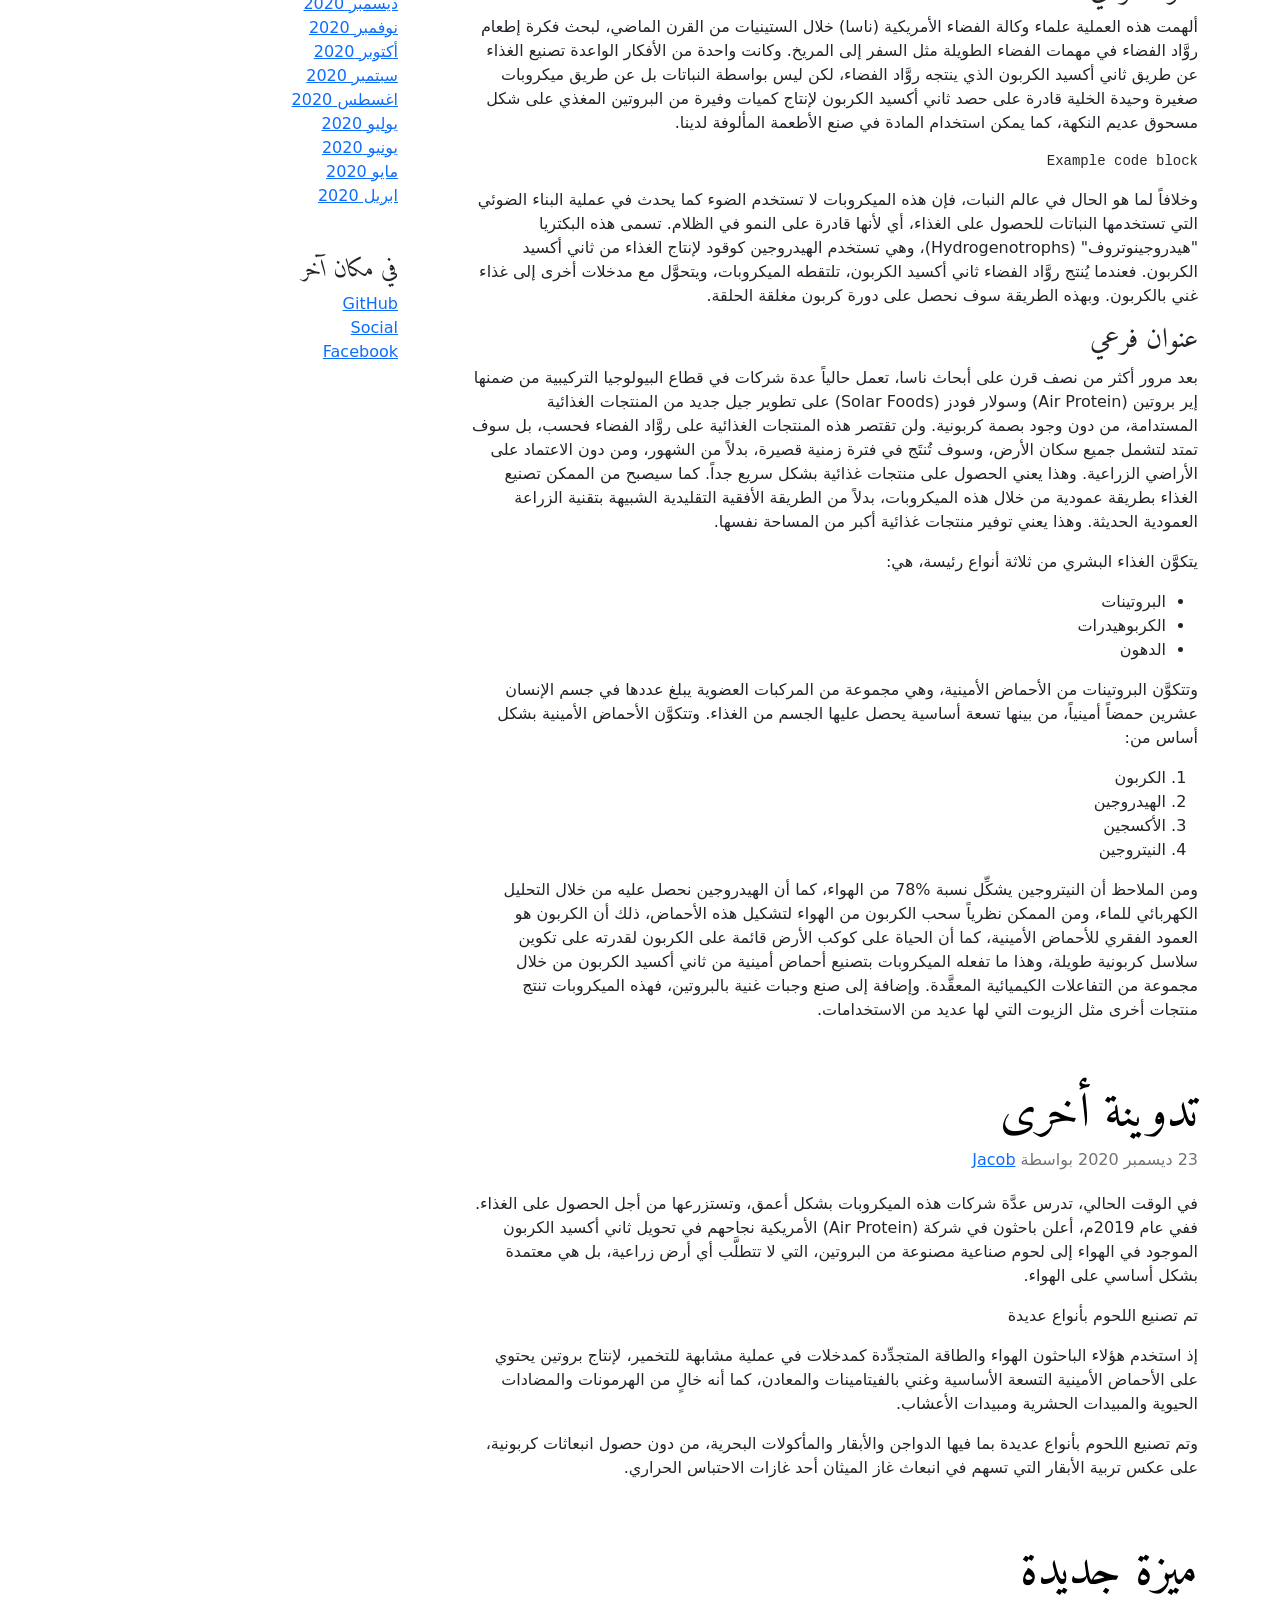
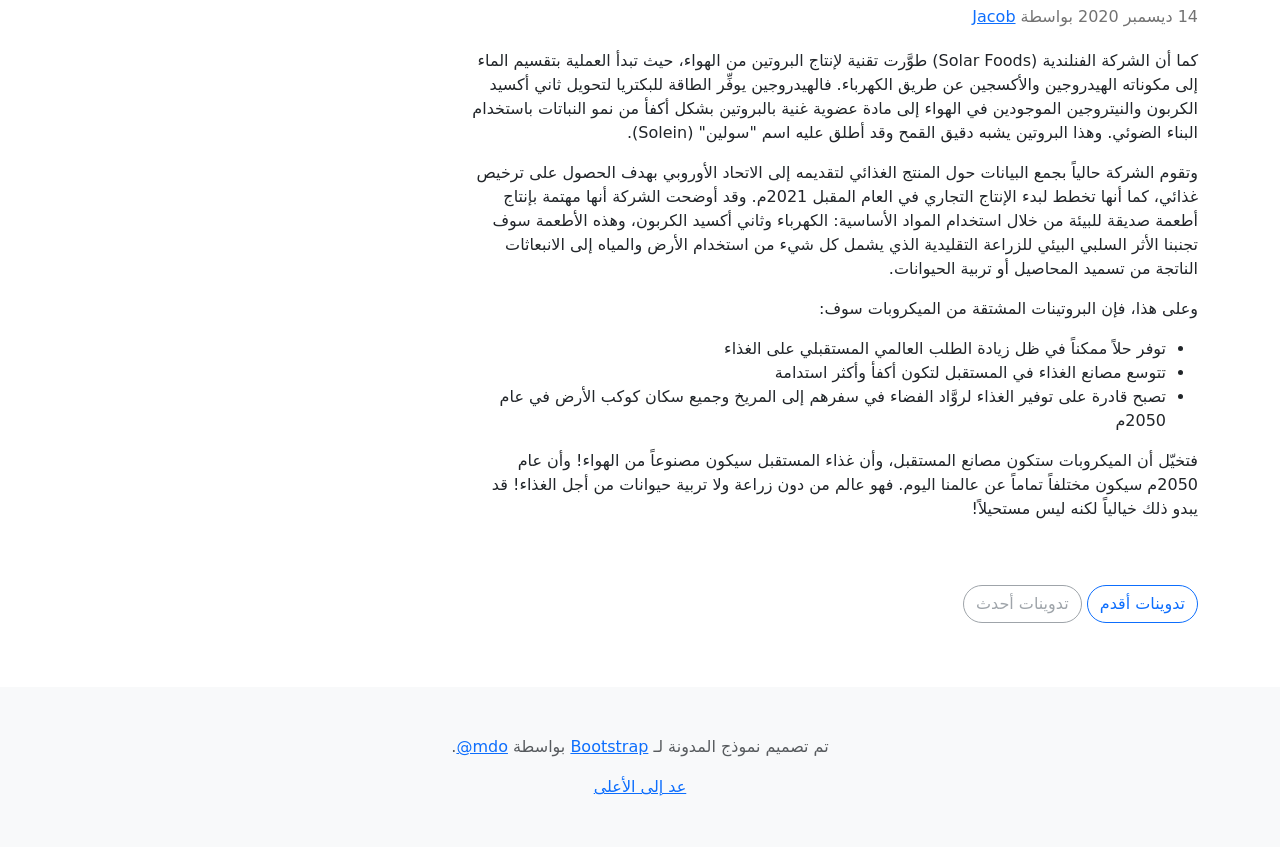
<file: bootstrap/blog-rtl/index.html>
<!doctype html>
<html lang="ar" dir="rtl" data-bs-theme="auto">
  <head>
    <meta charset="utf-8" />
    <meta name="viewport" content="width=device-width, initial-scale=1" />
    <meta name="description" content="" />
    <meta
      name="author"
      content="Mark Otto, Jacob Thornton, and Bootstrap contributors"
    />
    <meta name="generator" content="Astro v5.13.2" />
    <title>قالب المدونة · Bootstrap v5.3</title>
    <link
      rel="canonical"
      href="https://getbootstrap.com/docs/5.3/examples/blog-rtl/"
    />
    <script src="../assets/js/color-modes.js"></script>
    <link href="../assets/dist/css/bootstrap.rtl.min.css" rel="stylesheet" />
    <meta name="theme-color" content="#712cf9" />
    <link
      href="https://fonts.googleapis.com/css?family=Amiri:wght@400;700&display=swap"
      rel="stylesheet"
    />
    <link href="../blog/blog.rtl.css" rel="stylesheet" />
    <style>
      .bd-placeholder-img {
        font-size: 1.125rem;
        text-anchor: middle;
        -webkit-user-select: none;
        -moz-user-select: none;
        user-select: none;
      }
      @media (min-width: 768px) {
        .bd-placeholder-img-lg {
          font-size: 3.5rem;
        }
      }
      .b-example-divider {
        width: 100%;
        height: 3rem;
        background-color: #0000001a;
        border: solid rgba(0, 0, 0, 0.15);
        border-width: 1px 0;
        box-shadow:
          inset 0 0.5em 1.5em #0000001a,
          inset 0 0.125em 0.5em #00000026;
      }
      .b-example-vr {
        flex-shrink: 0;
        width: 1.5rem;
        height: 100vh;
      }
      .bi {
        vertical-align: -0.125em;
        fill: currentColor;
      }
      .nav-scroller {
        position: relative;
        z-index: 2;
        height: 2.75rem;
        overflow-y: hidden;
      }
      .nav-scroller .nav {
        display: flex;
        flex-wrap: nowrap;
        padding-bottom: 1rem;
        margin-top: -1px;
        overflow-x: auto;
        text-align: center;
        white-space: nowrap;
        -webkit-overflow-scrolling: touch;
      }
      .btn-bd-primary {
        --bd-violet-bg: #712cf9;
        --bd-violet-rgb: 112.520718, 44.062154, 249.437846;
        --bs-btn-font-weight: 600;
        --bs-btn-color: var(--bs-white);
        --bs-btn-bg: var(--bd-violet-bg);
        --bs-btn-border-color: var(--bd-violet-bg);
        --bs-btn-hover-color: var(--bs-white);
        --bs-btn-hover-bg: #6528e0;
        --bs-btn-hover-border-color: #6528e0;
        --bs-btn-focus-shadow-rgb: var(--bd-violet-rgb);
        --bs-btn-active-color: var(--bs-btn-hover-color);
        --bs-btn-active-bg: #5a23c8;
        --bs-btn-active-border-color: #5a23c8;
      }
      .bd-mode-toggle {
        z-index: 1500;
      }
      .bd-mode-toggle .bi {
        width: 1em;
        height: 1em;
      }
      .bd-mode-toggle .dropdown-menu .active .bi {
        display: block !important;
      }
    </style>
  </head>
  <body>
    <svg xmlns="http://www.w3.org/2000/svg" class="d-none">
      <symbol id="check2" viewBox="0 0 16 16">
        <path
          d="M13.854 3.646a.5.5 0 0 1 0 .708l-7 7a.5.5 0 0 1-.708 0l-3.5-3.5a.5.5 0 1 1 .708-.708L6.5 10.293l6.646-6.647a.5.5 0 0 1 .708 0z"
        ></path>
      </symbol>
      <symbol id="circle-half" viewBox="0 0 16 16">
        <path
          d="M8 15A7 7 0 1 0 8 1v14zm0 1A8 8 0 1 1 8 0a8 8 0 0 1 0 16z"
        ></path>
      </symbol>
      <symbol id="moon-stars-fill" viewBox="0 0 16 16">
        <path
          d="M6 .278a.768.768 0 0 1 .08.858 7.208 7.208 0 0 0-.878 3.46c0 4.021 3.278 7.277 7.318 7.277.527 0 1.04-.055 1.533-.16a.787.787 0 0 1 .81.316.733.733 0 0 1-.031.893A8.349 8.349 0 0 1 8.344 16C3.734 16 0 12.286 0 7.71 0 4.266 2.114 1.312 5.124.06A.752.752 0 0 1 6 .278z"
        ></path>
        <path
          d="M10.794 3.148a.217.217 0 0 1 .412 0l.387 1.162c.173.518.579.924 1.097 1.097l1.162.387a.217.217 0 0 1 0 .412l-1.162.387a1.734 1.734 0 0 0-1.097 1.097l-.387 1.162a.217.217 0 0 1-.412 0l-.387-1.162A1.734 1.734 0 0 0 9.31 6.593l-1.162-.387a.217.217 0 0 1 0-.412l1.162-.387a1.734 1.734 0 0 0 1.097-1.097l.387-1.162zM13.863.099a.145.145 0 0 1 .274 0l.258.774c.115.346.386.617.732.732l.774.258a.145.145 0 0 1 0 .274l-.774.258a1.156 1.156 0 0 0-.732.732l-.258.774a.145.145 0 0 1-.274 0l-.258-.774a1.156 1.156 0 0 0-.732-.732l-.774-.258a.145.145 0 0 1 0-.274l.774-.258c.346-.115.617-.386.732-.732L13.863.1z"
        ></path>
      </symbol>
      <symbol id="sun-fill" viewBox="0 0 16 16">
        <path
          d="M8 12a4 4 0 1 0 0-8 4 4 0 0 0 0 8zM8 0a.5.5 0 0 1 .5.5v2a.5.5 0 0 1-1 0v-2A.5.5 0 0 1 8 0zm0 13a.5.5 0 0 1 .5.5v2a.5.5 0 0 1-1 0v-2A.5.5 0 0 1 8 13zm8-5a.5.5 0 0 1-.5.5h-2a.5.5 0 0 1 0-1h2a.5.5 0 0 1 .5.5zM3 8a.5.5 0 0 1-.5.5h-2a.5.5 0 0 1 0-1h2A.5.5 0 0 1 3 8zm10.657-5.657a.5.5 0 0 1 0 .707l-1.414 1.415a.5.5 0 1 1-.707-.708l1.414-1.414a.5.5 0 0 1 .707 0zm-9.193 9.193a.5.5 0 0 1 0 .707L3.05 13.657a.5.5 0 0 1-.707-.707l1.414-1.414a.5.5 0 0 1 .707 0zm9.193 2.121a.5.5 0 0 1-.707 0l-1.414-1.414a.5.5 0 0 1 .707-.707l1.414 1.414a.5.5 0 0 1 0 .707zM4.464 4.465a.5.5 0 0 1-.707 0L2.343 3.05a.5.5 0 1 1 .707-.707l1.414 1.414a.5.5 0 0 1 0 .708z"
        ></path>
      </symbol>
    </svg>
    <div
      class="dropdown position-fixed bottom-0 end-0 mb-3 me-3 bd-mode-toggle"
    >
      <button
        class="btn btn-bd-primary py-2 dropdown-toggle d-flex align-items-center"
        id="bd-theme"
        type="button"
        aria-expanded="false"
        data-bs-toggle="dropdown"
        aria-label="Toggle theme (auto)"
      >
        <svg class="bi my-1 theme-icon-active" aria-hidden="true">
          <use href="#circle-half"></use>
        </svg>
        <span class="visually-hidden" id="bd-theme-text">Toggle theme</span>
      </button>
      <ul
        class="dropdown-menu dropdown-menu-end shadow"
        aria-labelledby="bd-theme-text"
      >
        <li>
          <button
            type="button"
            class="dropdown-item d-flex align-items-center"
            data-bs-theme-value="light"
            aria-pressed="false"
          >
            <svg class="bi me-2 opacity-50" aria-hidden="true">
              <use href="#sun-fill"></use>
            </svg>
            Light
            <svg class="bi ms-auto d-none" aria-hidden="true">
              <use href="#check2"></use>
            </svg>
          </button>
        </li>
        <li>
          <button
            type="button"
            class="dropdown-item d-flex align-items-center"
            data-bs-theme-value="dark"
            aria-pressed="false"
          >
            <svg class="bi me-2 opacity-50" aria-hidden="true">
              <use href="#moon-stars-fill"></use>
            </svg>
            Dark
            <svg class="bi ms-auto d-none" aria-hidden="true">
              <use href="#check2"></use>
            </svg>
          </button>
        </li>
        <li>
          <button
            type="button"
            class="dropdown-item d-flex align-items-center active"
            data-bs-theme-value="auto"
            aria-pressed="true"
          >
            <svg class="bi me-2 opacity-50" aria-hidden="true">
              <use href="#circle-half"></use>
            </svg>
            Auto
            <svg class="bi ms-auto d-none" aria-hidden="true">
              <use href="#check2"></use>
            </svg>
          </button>
        </li>
      </ul>
    </div>
    <svg xmlns="http://www.w3.org/2000/svg" class="d-none">
      <symbol
        id="aperture"
        fill="none"
        stroke="currentColor"
        stroke-linecap="round"
        stroke-linejoin="round"
        stroke-width="2"
        viewBox="0 0 24 24"
      >
        <circle cx="12" cy="12" r="10"></circle>
        <path
          d="M14.31 8l5.74 9.94M9.69 8h11.48M7.38 12l5.74-9.94M9.69 16L3.95 6.06M14.31 16H2.83m13.79-4l-5.74 9.94"
        ></path>
      </symbol>
      <symbol id="cart" viewBox="0 0 16 16">
        <path
          d="M0 1.5A.5.5 0 0 1 .5 1H2a.5.5 0 0 1 .485.379L2.89 3H14.5a.5.5 0 0 1 .49.598l-1 5a.5.5 0 0 1-.465.401l-9.397.472L4.415 11H13a.5.5 0 0 1 0 1H4a.5.5 0 0 1-.491-.408L2.01 3.607 1.61 2H.5a.5.5 0 0 1-.5-.5zM3.102 4l.84 4.479 9.144-.459L13.89 4H3.102zM5 12a2 2 0 1 0 0 4 2 2 0 0 0 0-4zm7 0a2 2 0 1 0 0 4 2 2 0 0 0 0-4zm-7 1a1 1 0 1 1 0 2 1 1 0 0 1 0-2zm7 0a1 1 0 1 1 0 2 1 1 0 0 1 0-2z"
        ></path>
      </symbol>
      <symbol id="chevron-right" viewBox="0 0 16 16">
        <path
          fill-rule="evenodd"
          d="M4.646 1.646a.5.5 0 0 1 .708 0l6 6a.5.5 0 0 1 0 .708l-6 6a.5.5 0 0 1-.708-.708L10.293 8 4.646 2.354a.5.5 0 0 1 0-.708z"
        ></path>
      </symbol>
    </svg>
    <div class="container">
      <header class="border-bottom lh-1 py-3">
        <div class="row flex-nowrap justify-content-between align-items-center">
          <div class="col-4 pt-1">
            <a class="link-secondary" href="#">الإشتراك في النشرة البريدية</a>
          </div>
          <div class="col-4 text-center">
            <a
              class="blog-header-logo text-body-emphasis text-decoration-none"
              href="#"
              >كبير</a
            >
          </div>
          <div class="col-4 d-flex justify-content-end align-items-center">
            <a class="link-secondary" href="#" aria-label="بحث">
              <svg
                xmlns="http://www.w3.org/2000/svg"
                width="20"
                height="20"
                fill="none"
                stroke="currentColor"
                stroke-linecap="round"
                stroke-linejoin="round"
                stroke-width="2"
                class="mx-3"
                role="img"
                viewBox="0 0 24 24"
              >
                <title>بحث</title>
                <circle cx="10.5" cy="10.5" r="7.5"></circle>
                <path d="M21 21l-5.2-5.2"></path>
              </svg>
            </a>
            <a class="btn btn-sm btn-outline-secondary" href="#">إنشاء حساب</a>
          </div>
        </div>
      </header>
      <div class="nav-scroller py-1 mb-3 border-bottom">
        <nav class="nav nav-underline justify-content-between">
          <a class="nav-item nav-link link-body-emphasis active" href="#"
            >العالم</a
          >
          <a class="nav-item nav-link link-body-emphasis" href="#"
            >الولايات المتحدة</a
          >
          <a class="nav-item nav-link link-body-emphasis" href="#">التقنية</a>
          <a class="nav-item nav-link link-body-emphasis" href="#">التصميم</a>
          <a class="nav-item nav-link link-body-emphasis" href="#">الحضارة</a>
          <a class="nav-item nav-link link-body-emphasis" href="#"
            >المال والأعمال</a
          >
          <a class="nav-item nav-link link-body-emphasis" href="#">السياسة</a>
          <a class="nav-item nav-link link-body-emphasis" href="#"
            >الرأي العام</a
          >
          <a class="nav-item nav-link link-body-emphasis" href="#">العلوم</a>
          <a class="nav-item nav-link link-body-emphasis" href="#">الصحة</a>
          <a class="nav-item nav-link link-body-emphasis" href="#">الموضة</a>
          <a class="nav-item nav-link link-body-emphasis" href="#">السفر</a>
        </nav>
      </div>
    </div>
    <main class="container">
      <div class="p-4 p-md-5 mb-4 rounded text-body-emphasis bg-body-secondary">
        <div class="col-lg-6 px-0">
          <h1 class="display-4 fst-italic">عنوان تدوينة مميزة أطول</h1>
          <p class="lead my-3">
            عدة أسطر نصية متعددة تعبر عن التدوية، وذلك لإعلام القراء الجدد بسرعة
            وكفاءة حول أكثر الأشياء إثارة للاهتمام في محتويات هذه التدوينة.
          </p>
          <p class="lead mb-0">
            <a href="#" class="text-body-emphasis fw-bold">أكمل القراءة...</a>
          </p>
        </div>
      </div>
      <div class="row mb-2">
        <div class="col-md-6">
          <div
            class="row g-0 border rounded overflow-hidden flex-md-row mb-4 shadow-sm h-md-250 position-relative"
          >
            <div class="col p-4 d-flex flex-column position-static">
              <strong class="d-inline-block mb-2 text-primary-emphasis"
                >العالم</strong
              >
              <h3 class="mb-0">مشاركة مميزة</h3>
              <div class="mb-1 text-body-secondary">نوفمبر 12</div>
              <p class="card-text mb-auto">
                هذه بطاقة أوسع مع نص داعم أدناه كمقدمة طبيعية لمحتوى إضافي.
              </p>
              <a
                href="#"
                class="icon-link gap-1 icon-link-hover stretched-link"
              >
                أكمل القراءة
                <svg class="bi" aria-hidden="true">
                  <use xlink:href="#chevron-right"></use>
                </svg>
              </a>
            </div>
            <div class="col-auto d-none d-lg-block">
              <svg
                aria-label="Placeholder: صورة مصغرة"
                class="bd-placeholder-img"
                height="250"
                preserveAspectRatio="xMidYMid slice"
                role="img"
                width="200"
                xmlns="http://www.w3.org/2000/svg"
              >
                <title>Placeholder</title>
                <rect width="100%" height="100%" fill="#55595c"></rect>
                <text x="50%" y="50%" fill="#eceeef" dy=".3em">صورة مصغرة</text>
              </svg>
            </div>
          </div>
        </div>
        <div class="col-md-6">
          <div
            class="row g-0 border rounded overflow-hidden flex-md-row mb-4 shadow-sm h-md-250 position-relative"
          >
            <div class="col p-4 d-flex flex-column position-static">
              <strong class="d-inline-block mb-2 text-success-emphasis"
                >التصميم</strong
              >
              <h3 class="mb-0">عنوان الوظيفة</h3>
              <div class="mb-1 text-body-secondary">نوفمبر 11</div>
              <p class="mb-auto">
                هذه بطاقة أوسع مع نص داعم أدناه كمقدمة طبيعية لمحتوى إضافي.
              </p>
              <a
                href="#"
                class="icon-link gap-1 icon-link-hover stretched-link"
              >
                أكمل القراءة
                <svg class="bi" aria-hidden="true">
                  <use xlink:href="#chevron-right"></use>
                </svg>
              </a>
            </div>
            <div class="col-auto d-none d-lg-block">
              <svg
                aria-label="Placeholder: صورة مصغرة"
                class="bd-placeholder-img"
                height="250"
                preserveAspectRatio="xMidYMid slice"
                role="img"
                width="200"
                xmlns="http://www.w3.org/2000/svg"
              >
                <title>Placeholder</title>
                <rect width="100%" height="100%" fill="#55595c"></rect>
                <text x="50%" y="50%" fill="#eceeef" dy=".3em">صورة مصغرة</text>
              </svg>
            </div>
          </div>
        </div>
      </div>
      <div class="row g-5">
        <div class="col-md-8">
          <h3 class="pb-4 mb-4 fst-italic border-bottom">من Firehose</h3>
          <article class="blog-post">
            <h2 class="display-5 link-body-emphasis mb-1">مثال على تدوينة</h2>
            <p class="blog-post-meta">
              1 يناير 2021 بواسطة <a href="#"> Mark </a>
            </p>
            <p>
              تعرض مشاركة المدونة هذه بضعة أنواع مختلفة من المحتوى الذي يتم دعمه
              وتصميمه باستخدام Bootstrap. النصوص الأساسية، الصور، والأكواد
              مدعومة بشكل كامل.
            </p>
            <hr />
            <p>
              يشكِّل تأمين الغذاء في المستقبل قضية تؤرِّق حكومات العالَم
              والعلماء على حدٍّ سواء. فخلال القرن العشرين ازداد عدد سكان الأرض
              أربعة أضعاف، وتشير التقديرات إلى أن العدد سوف يصل إلى عشرة مليارات
              إنسان بحلول عام 2050م. وسوف تمثل هذه الزيادة الهائلة تحدياً كبيراً
              وضغطاً متصاعداً على قدرة الإنتاج الزراعي. الأمر الذي كان ولا بد من
              أن يدفع إلى تطوير تقنيات مبتكرة في تصنيع الغذاء غير الزراعة، منها
              تقنية مستقبلية تقوم على تصنيع الغذاء من الهواء.
            </p>
            <blockquote class="blockquote">
              <p>
                تشغل الزراعة مساحات كبيرة من اليابسة، وتستهلك كميات هائلة من
                المياه، كما أن إنتاج الغذاء بواسطة الزراعة يسهم بنسبة عالية من
                انبعاثات غازات الاحتباس الحراري العالمية
              </p>
            </blockquote>
            <p>
              تشغل الزراعة مساحات كبيرة من اليابسة، وتستهلك كميات هائلة من
              المياه. كما أن إنتاج الغذاء بواسطة الزراعة يسهم بنسبة عالية من
              انبعاثات غازات الاحتباس الحراري العالمية، وللمقارنة فإن هذه النسبة
              من الانبعاثات هي أكبر مما ينتجه قطاع النقل بكل ما فيه من سيارات
              وشاحنات وطائرات وقطارات.
            </p>
            <h2>عنوان</h2>
            <p>
              تحصل النباتات على غذائها بواسطة عملية تسمى البناء الضوئي، حيث تقوم
              النباتات بتحويل ضوء الشمس والماء وثاني أكسيد الكربون الموجود في
              الغلاف الجوي إلى غذاء وتطلق الأكسجين كمنتج ثانوي لهذا التفاعل
              الكيميائي. وتحدث هذه العملية في "البلاستيدات الخضراء". فالنباتات
              تستفيد من طاقة ضوء الشمس في تقسيم الماء إلى هيدروجين وأكسجين،
              وتحدث تفاعلات كيميائية أخرى ينتج عنها سكر الجلكوز الذي تستخدمه
              كمصدر للغذاء وينطلق الأكسجين من النباتات إلى الغلاف الجوي. وهذا
              يعني أن النباتات تحوِّل ثاني أكسيد الكربون إلى غذاء من خلال
              تفاعلات كيميائية معقَّدة. ويُعد البناء الضوئي من أهم التفاعلات
              الكيميائية على كوكب الأرض، فقد ساعد في الماضي على تطوُّر كوكبنا
              وظهور الحياة عليه. فالنباتات تستخدم ثاني أكسيد الكربون لصنع
              غذائها، وتطلق الأكسجين لتساعد الكائنات الأخرى على التنفس!
            </p>
            <h3>عنوان فرعي</h3>
            <p>
              ألهمت هذه العملية علماء وكالة الفضاء الأمريكية (ناسا) خلال
              الستينيات من القرن الماضي، لبحث فكرة إطعام روَّاد الفضاء في مهمات
              الفضاء الطويلة مثل السفر إلى المريخ. وكانت واحدة من الأفكار
              الواعدة تصنيع الغذاء عن طريق ثاني أكسيد الكربون الذي ينتجه روَّاد
              الفضاء، لكن ليس بواسطة النباتات بل عن طريق ميكروبات صغيرة وحيدة
              الخلية قادرة على حصد ثاني أكسيد الكربون لإنتاج كميات وفيرة من
              البروتين المغذي على شكل مسحوق عديم النكهة، كما يمكن استخدام المادة
              في صنع الأطعمة المألوفة لدينا.
            </p>
            <pre><code>Example code block</code></pre>
            <p>
              وخلافاً لما هو الحال في عالم النبات، فإن هذه الميكروبات لا تستخدم
              الضوء كما يحدث في عملية البناء الضوئي التي تستخدمها النباتات
              للحصول على الغذاء، أي لأنها قادرة على النمو في الظلام. تسمى هذه
              البكتريا "هيدروجينوتروف" (Hydrogenotrophs)، وهي تستخدم الهيدروجين
              كوقود لإنتاج الغذاء من ثاني أكسيد الكربون. فعندما يُنتج روَّاد
              الفضاء ثاني أكسيد الكربون، تلتقطه الميكروبات، ويتحوَّل مع مدخلات
              أخرى إلى غذاء غني بالكربون. وبهذه الطريقة سوف نحصل على دورة كربون
              مغلقة الحلقة.
            </p>
            <h3>عنوان فرعي</h3>
            <p>
              بعد مرور أكثر من نصف قرن على أبحاث ناسا، تعمل حالياً عدة شركات في
              قطاع البيولوجيا التركيبية من ضمنها إير بروتين (Air Protein) وسولار
              فودز (Solar Foods) على تطوير جيل جديد من المنتجات الغذائية
              المستدامة، من دون وجود بصمة كربونية. ولن تقتصر هذه المنتجات
              الغذائية على روَّاد الفضاء فحسب، بل سوف تمتد لتشمل جميع سكان
              الأرض، وسوف تُنتَج في فترة زمنية قصيرة، بدلاً من الشهور، ومن دون
              الاعتماد على الأراضي الزراعية. وهذا يعني الحصول على منتجات غذائية
              بشكل سريع جداً. كما سيصبح من الممكن تصنيع الغذاء بطريقة عمودية من
              خلال هذه الميكروبات، بدلاً من الطريقة الأفقية التقليدية الشبيهة
              بتقنية الزراعة العمودية الحديثة. وهذا يعني توفير منتجات غذائية
              أكبر من المساحة نفسها.
            </p>
            <p>يتكوَّن الغذاء البشري من ثلاثة أنواع رئيسة، هي:</p>
            <ul>
              <li>البروتينات</li>
              <li>الكربوهيدرات</li>
              <li>الدهون</li>
            </ul>
            <p>
              وتتكوَّن البروتينات من الأحماض الأمينية، وهي مجموعة من المركبات
              العضوية يبلغ عددها في جسم الإنسان عشرين حمضاً أمينياً، من بينها
              تسعة أساسية يحصل عليها الجسم من الغذاء. وتتكوَّن الأحماض الأمينية
              بشكل أساس من:
            </p>
            <ol>
              <li>الكربون</li>
              <li>الهيدروجين</li>
              <li>الأكسجين</li>
              <li>النيتروجين</li>
            </ol>
            <p>
              ومن الملاحظ أن النيتروجين يشكِّل نسبة %78 من الهواء، كما أن
              الهيدروجين نحصل عليه من خلال التحليل الكهربائي للماء، ومن الممكن
              نظرياً سحب الكربون من الهواء لتشكيل هذه الأحماض، ذلك أن الكربون هو
              العمود الفقري للأحماض الأمينية، كما أن الحياة على كوكب الأرض قائمة
              على الكربون لقدرته على تكوين سلاسل كربونية طويلة، وهذا ما تفعله
              الميكروبات بتصنيع أحماض أمينية من ثاني أكسيد الكربون من خلال
              مجموعة من التفاعلات الكيميائية المعقَّدة. وإضافة إلى صنع وجبات
              غنية بالبروتين، فهذه الميكروبات تنتج منتجات أخرى مثل الزيوت التي
              لها عديد من الاستخدامات.
            </p>
          </article>
          <article class="blog-post">
            <h2 class="display-5 link-body-emphasis mb-1">تدوينة أخرى</h2>
            <p class="blog-post-meta">
              23 ديسمبر 2020 بواسطة <a href="#">Jacob</a>
            </p>
            <p>
              في الوقت الحالي، تدرس عدَّة شركات هذه الميكروبات بشكل أعمق،
              وتستزرعها من أجل الحصول على الغذاء. ففي عام 2019م، أعلن باحثون في
              شركة (Air Protein) الأمريكية نجاحهم في تحويل ثاني أكسيد الكربون
              الموجود في الهواء إلى لحوم صناعية مصنوعة من البروتين، التي لا
              تتطلَّب أي أرض زراعية، بل هي معتمدة بشكل أساسي على الهواء.
            </p>
            <blockquote><p>تم تصنيع اللحوم بأنواع عديدة</p></blockquote>
            <p>
              إذ استخدم هؤلاء الباحثون الهواء والطاقة المتجدِّدة كمدخلات في
              عملية مشابهة للتخمير، لإنتاج بروتين يحتوي على الأحماض الأمينية
              التسعة الأساسية وغني بالفيتامينات والمعادن، كما أنه خالٍ من
              الهرمونات والمضادات الحيوية والمبيدات الحشرية ومبيدات الأعشاب.
            </p>
            <p>
              وتم تصنيع اللحوم بأنواع عديدة بما فيها الدواجن والأبقار والمأكولات
              البحرية، من دون حصول انبعاثات كربونية، على عكس تربية الأبقار التي
              تسهم في انبعاث غاز الميثان أحد غازات الاحتباس الحراري.
            </p>
          </article>
          <article class="blog-post">
            <h2 class="display-5 link-body-emphasis mb-1">ميزة جديدة</h2>
            <p class="blog-post-meta">
              14 ديسمبر 2020 بواسطة <a href="#">Jacob</a>
            </p>
            <p>
              كما أن الشركة الفنلندية (Solar Foods) طوَّرت تقنية لإنتاج البروتين
              من الهواء، حيث تبدأ العملية بتقسيم الماء إلى مكوناته الهيدروجين
              والأكسجين عن طريق الكهرباء. فالهيدروجين يوفِّر الطاقة للبكتريا
              لتحويل ثاني أكسيد الكربون والنيتروجين الموجودين في الهواء إلى مادة
              عضوية غنية بالبروتين بشكل أكفأ من نمو النباتات باستخدام البناء
              الضوئي. وهذا البروتين يشبه دقيق القمح وقد أطلق عليه اسم "سولين"
              (Solein).
            </p>
            <p>
              وتقوم الشركة حالياً بجمع البيانات حول المنتج الغذائي لتقديمه إلى
              الاتحاد الأوروبي بهدف الحصول على ترخيص غذائي، كما أنها تخطط لبدء
              الإنتاج التجاري في العام المقبل 2021م. وقد أوضحت الشركة أنها مهتمة
              بإنتاج أطعمة صديقة للبيئة من خلال استخدام المواد الأساسية:
              الكهرباء وثاني أكسيد الكربون، وهذه الأطعمة سوف تجنبنا الأثر السلبي
              البيئي للزراعة التقليدية الذي يشمل كل شيء من استخدام الأرض والمياه
              إلى الانبعاثات الناتجة من تسميد المحاصيل أو تربية الحيوانات.
            </p>
            <p>وعلى هذا، فإن البروتينات المشتقة من الميكروبات سوف:</p>
            <ul>
              <li>
                توفر حلاً ممكناً في ظل زيادة الطلب العالمي المستقبلي على الغذاء
              </li>
              <li>تتوسع مصانع الغذاء في المستقبل لتكون أكفأ وأكثر استدامة</li>
              <li>
                تصبح قادرة على توفير الغذاء لروَّاد الفضاء في سفرهم إلى المريخ
                وجميع سكان كوكب الأرض في عام 2050م
              </li>
            </ul>
            <p>
              فتخيّل أن الميكروبات ستكون مصانع المستقبل، وأن غذاء المستقبل سيكون
              مصنوعاً من الهواء! وأن عام 2050م سيكون مختلفاً تماماً عن عالمنا
              اليوم. فهو عالم من دون زراعة ولا تربية حيوانات من أجل الغذاء! قد
              يبدو ذلك خيالياً لكنه ليس مستحيلاً!
            </p>
          </article>
          <nav class="blog-pagination" aria-label="Pagination">
            <a class="btn btn-outline-primary rounded-pill" href="#"
              >تدوينات أقدم</a
            >
            <a
              class="btn btn-outline-secondary rounded-pill disabled"
              aria-disabled="true"
              >تدوينات أحدث</a
            >
          </nav>
        </div>
        <div class="col-md-4">
          <div class="position-sticky" style="top: 2rem">
            <div class="p-4 mb-3 bg-body-tertiary rounded">
              <h4 class="fst-italic">حول</h4>
              <p class="mb-0">
                أقبلت، فأقبلت معك الحياة بجميع صنوفها وألوانها: فالنبات ينبت،
                والأشجار تورق وتزهر، والهرة تموء، والقمري يسجع، والغنم يثغو،
                والبقر يخور، وكل أليف يدعو أليفه. كل شيء يشعر بالحياة وينسي هموم
                الحياة، ولا يذكر إلا سعادة الحياة، فإن كان الزمان جسدا فأنت
                روحه، وإن كان عمرا فأنت شبابه.
              </p>
            </div>
            <div>
              <h4 class="fst-italic">المشاركات الاخيرة</h4>
              <ul class="list-unstyled">
                <li>
                  <a
                    class="d-flex flex-column flex-lg-row gap-3 align-items-start align-items-lg-center py-3 link-body-emphasis text-decoration-none border-top"
                    href="#"
                  >
                    <svg
                      aria-hidden="true"
                      class="bd-placeholder-img"
                      height="96"
                      preserveAspectRatio="xMidYMid slice"
                      width="100%"
                      xmlns="http://www.w3.org/2000/svg"
                    >
                      <rect width="100%" height="100%" fill="#777"></rect>
                    </svg>
                    <div class="col-lg-8">
                      <h6 class="mb-0">مثال على عنوان منشور المدونة</h6>
                      <small class="text-body-secondary">15 يناير 2024</small>
                    </div>
                  </a>
                </li>
                <li>
                  <a
                    class="d-flex flex-column flex-lg-row gap-3 align-items-start align-items-lg-center py-3 link-body-emphasis text-decoration-none border-top"
                    href="#"
                  >
                    <svg
                      aria-hidden="true"
                      class="bd-placeholder-img"
                      height="96"
                      preserveAspectRatio="xMidYMid slice"
                      width="100%"
                      xmlns="http://www.w3.org/2000/svg"
                    >
                      <rect width="100%" height="100%" fill="#777"></rect>
                    </svg>
                    <div class="col-lg-8">
                      <h6 class="mb-0">هذا عنوان آخر للمدونة</h6>
                      <small class="text-body-secondary">14 يناير 2024</small>
                    </div>
                  </a>
                </li>
                <li>
                  <a
                    class="d-flex flex-column flex-lg-row gap-3 align-items-start align-items-lg-center py-3 link-body-emphasis text-decoration-none border-top"
                    href="#"
                  >
                    <svg
                      aria-hidden="true"
                      class="bd-placeholder-img"
                      height="96"
                      preserveAspectRatio="xMidYMid slice"
                      width="100%"
                      xmlns="http://www.w3.org/2000/svg"
                    >
                      <rect width="100%" height="100%" fill="#777"></rect>
                    </svg>
                    <div class="col-lg-8">
                      <h6 class="mb-0">
                        أطول عنوان منشور للمدونة: يحتوي هذا الخط على عدة أسطر!
                      </h6>
                      <small class="text-body-secondary">13 يناير 2024</small>
                    </div>
                  </a>
                </li>
              </ul>
            </div>
            <div class="p-4">
              <h4 class="fst-italic">الأرشيف</h4>
              <ol class="list-unstyled mb-0">
                <li><a href="#">مارس 2021</a></li>
                <li><a href="#">شباط 2021</a></li>
                <li><a href="#">يناير 2021</a></li>
                <li><a href="#">ديسمبر 2020</a></li>
                <li><a href="#">نوفمبر 2020</a></li>
                <li><a href="#">أكتوبر 2020</a></li>
                <li><a href="#">سبتمبر 2020</a></li>
                <li><a href="#">اغسطس 2020</a></li>
                <li><a href="#">يوليو 2020</a></li>
                <li><a href="#">يونيو 2020</a></li>
                <li><a href="#">مايو 2020</a></li>
                <li><a href="#">ابريل 2020</a></li>
              </ol>
            </div>
            <div class="p-4">
              <h4 class="fst-italic">في مكان آخر</h4>
              <ol class="list-unstyled">
                <li><a href="#">GitHub</a></li>
                <li><a href="#">Social</a></li>
                <li><a href="#">Facebook</a></li>
              </ol>
            </div>
          </div>
        </div>
      </div>
    </main>
    <footer class="py-5 text-center text-body-secondary bg-body-tertiary">
      <p>
        تم تصميم نموذج المدونة لـ
        <a href="https://getbootstrap.com/">Bootstrap</a> بواسطة
        <a href="https://x.com/mdo"><bdi lang="en" dir="ltr">@mdo</bdi></a
        >.
      </p>
      <p class="mb-0"><a href="#">عد إلى الأعلى</a></p>
    </footer>
    <script
      src="../assets/dist/js/bootstrap.bundle.min.js"
      class="astro-vvvwv3sm"
    ></script>
  </body>
</html>
</file>
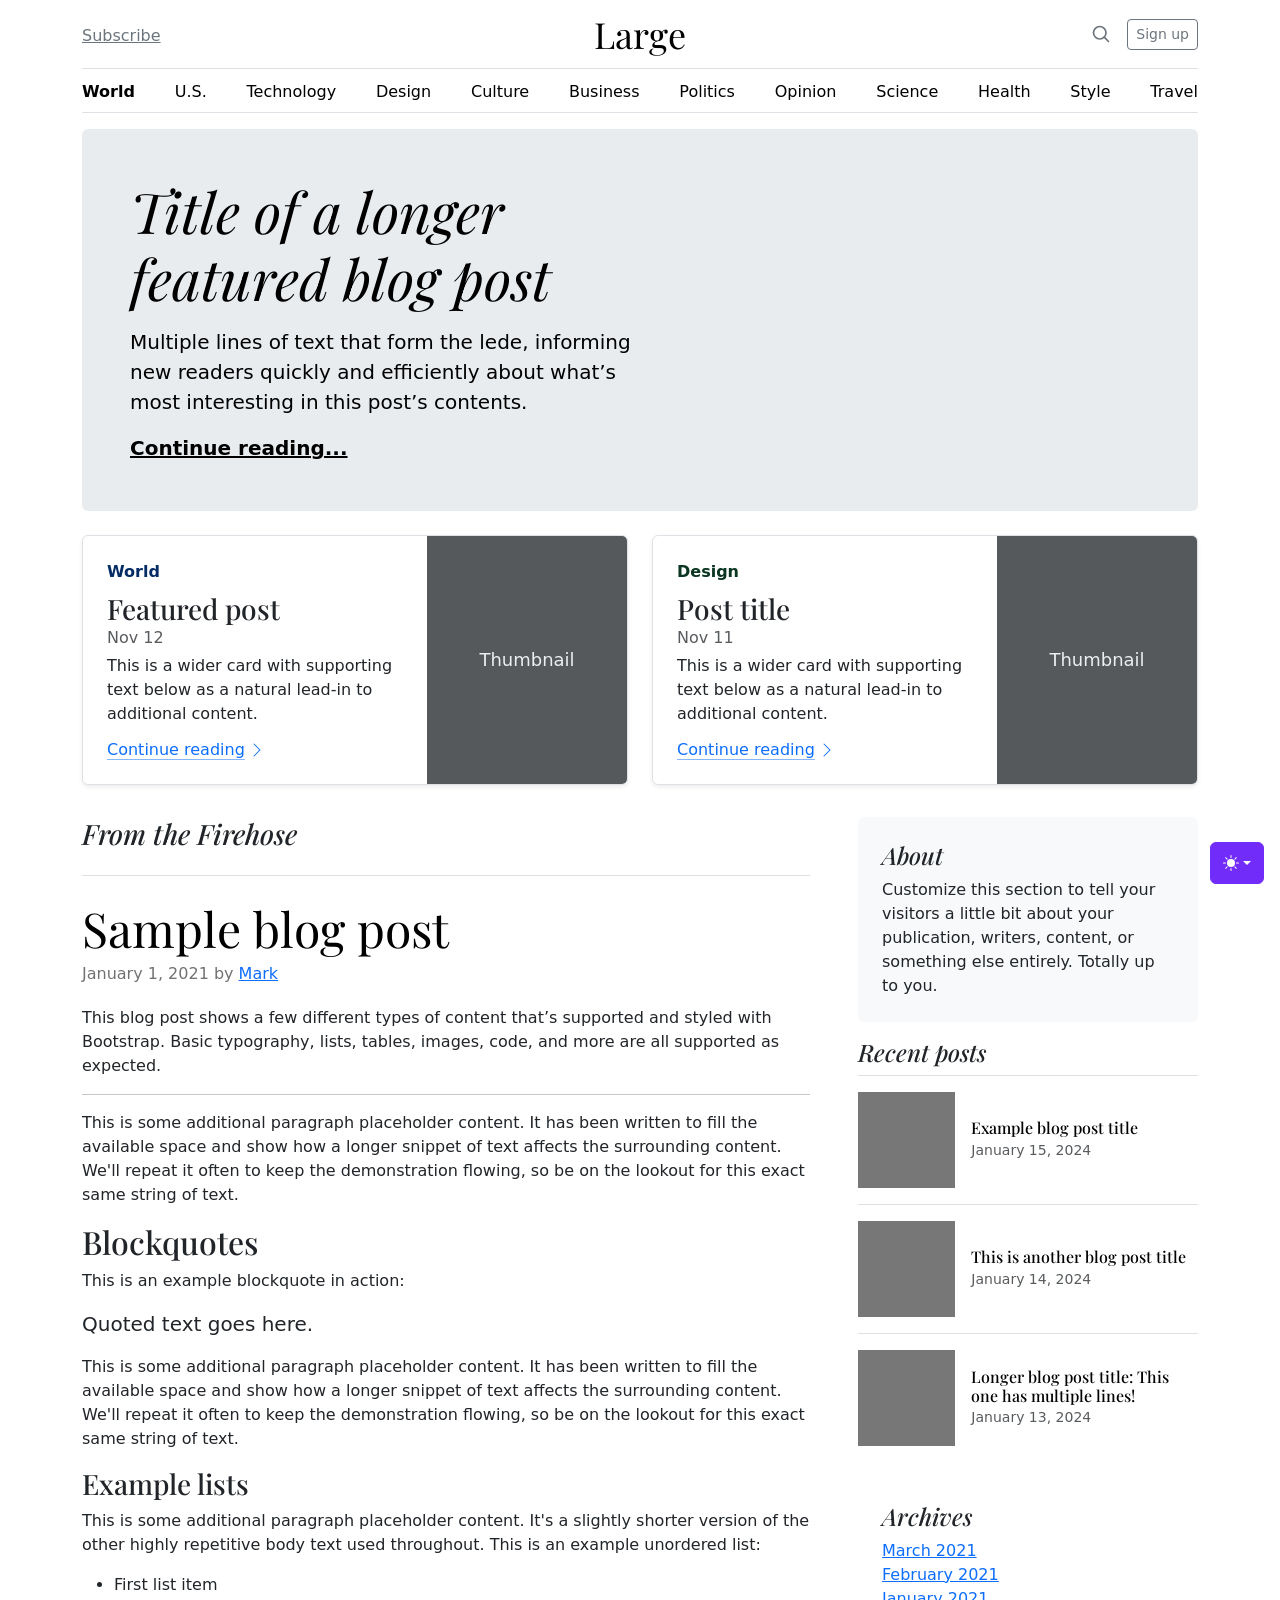
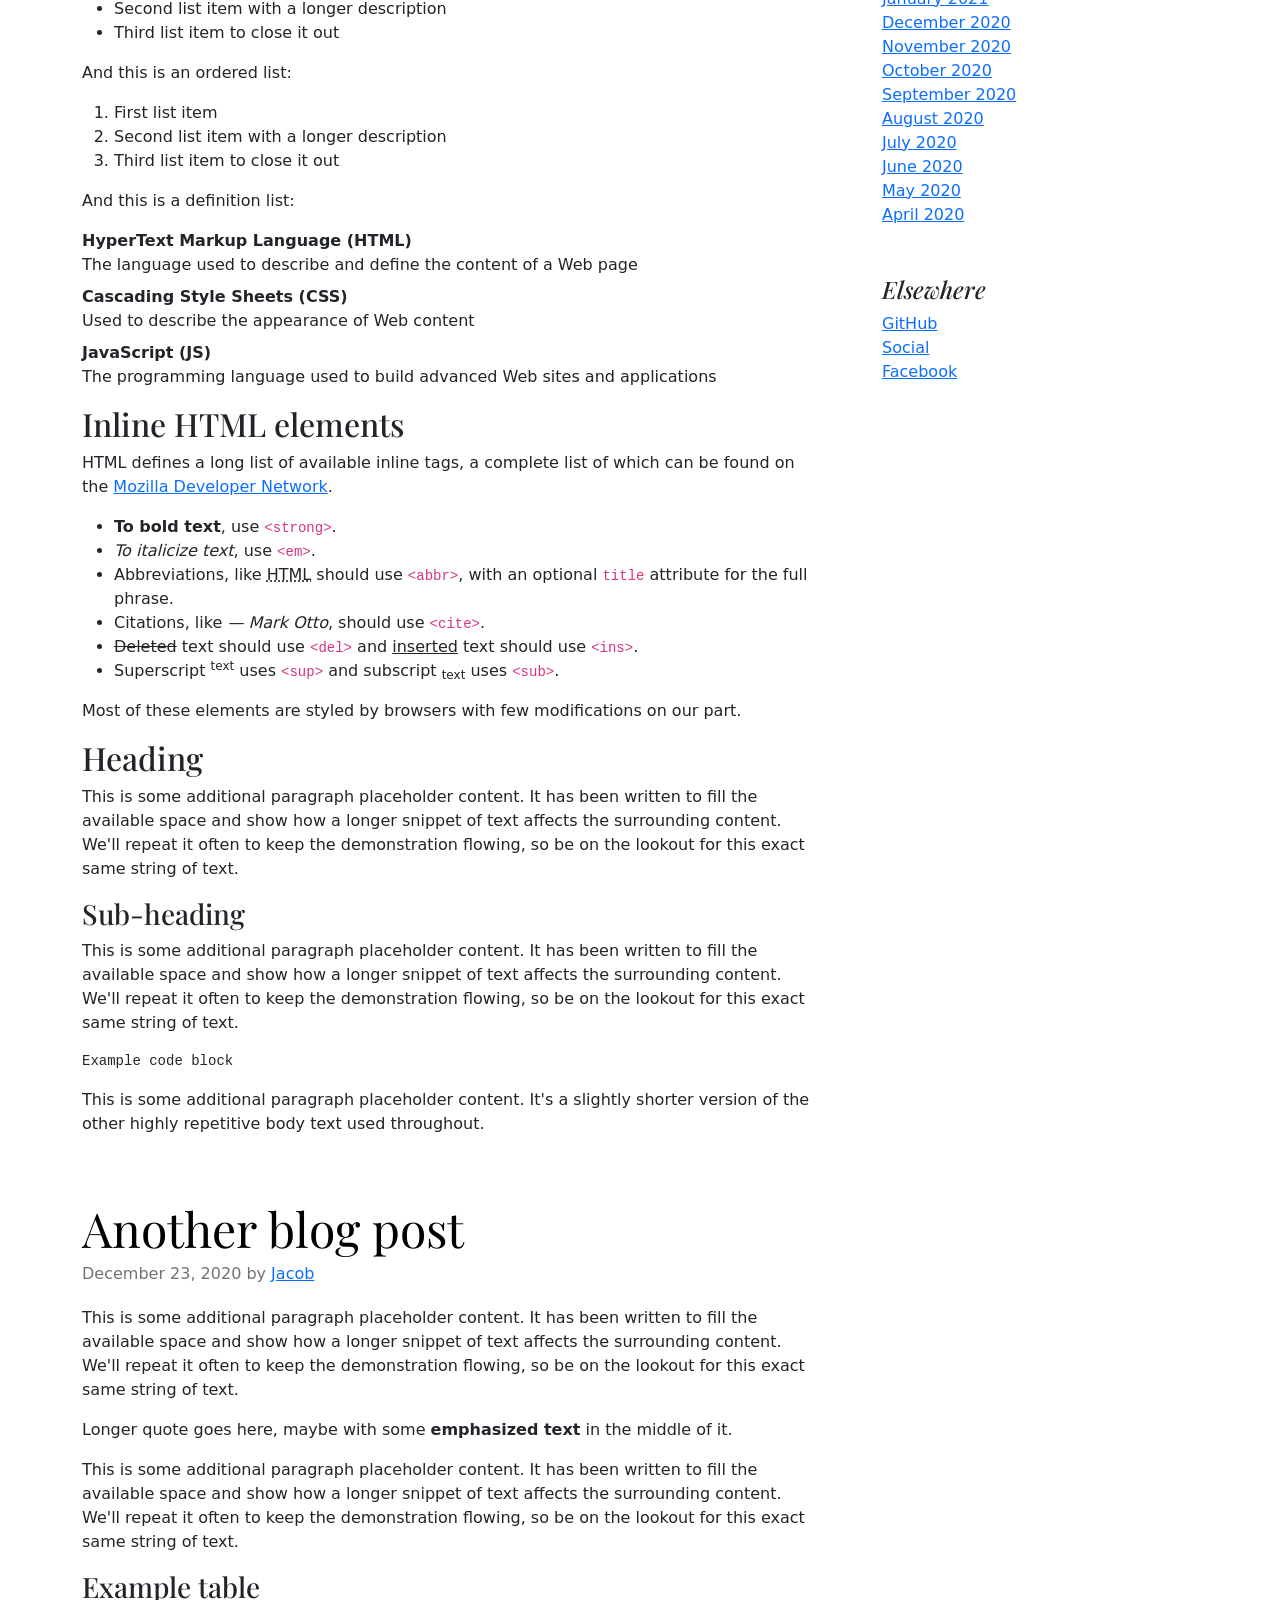
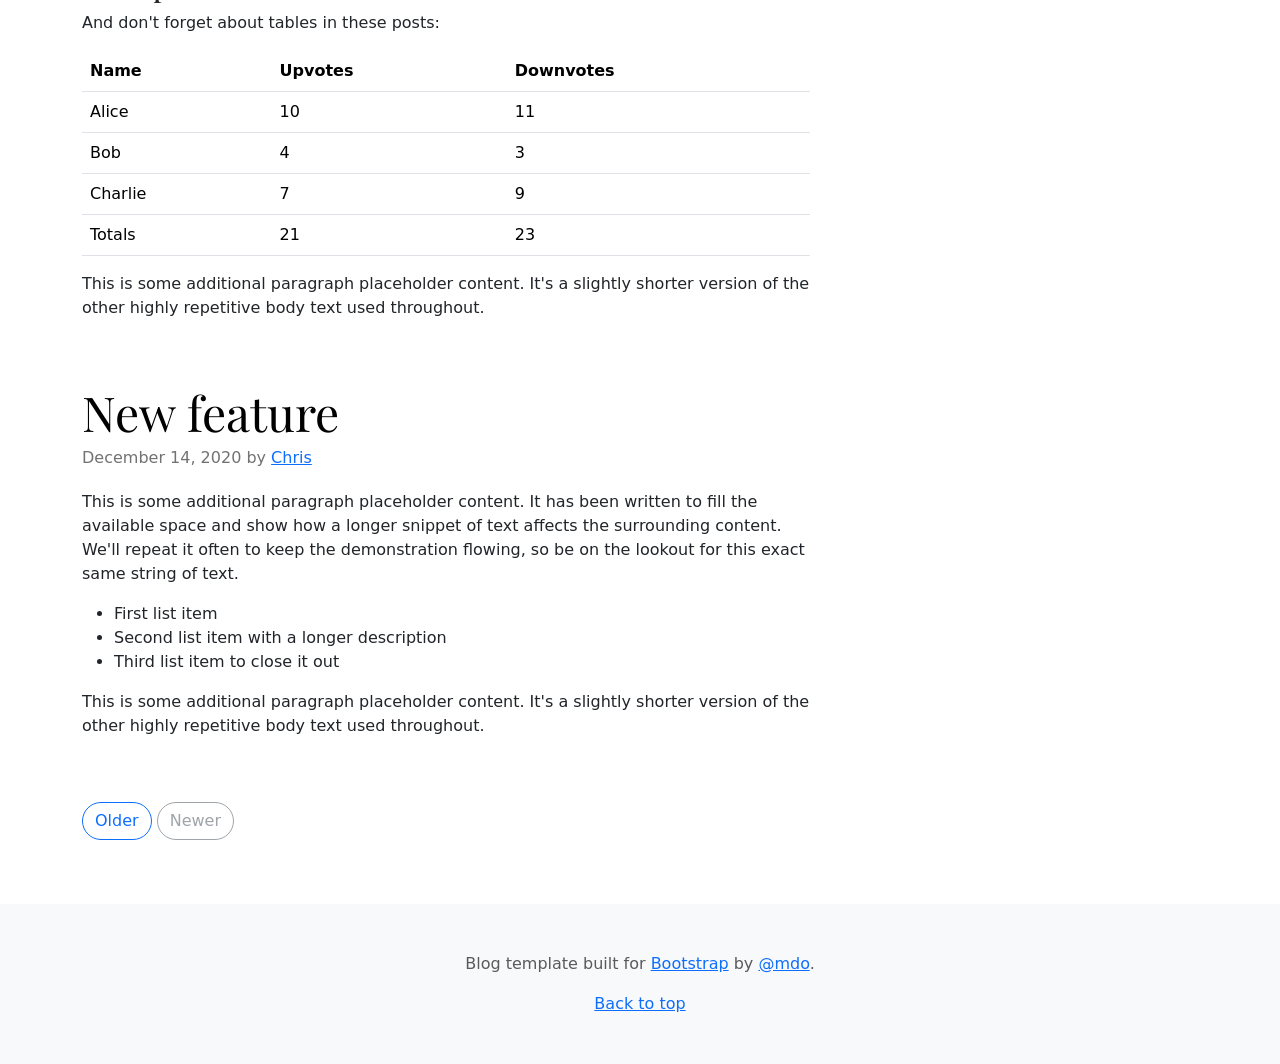
<file: bootstrap/blog/index.html>
<!doctype html>
<html lang="en" data-bs-theme="auto">
  <head>
    <meta charset="utf-8" />
    <meta name="viewport" content="width=device-width, initial-scale=1" />
    <meta name="description" content="" />
    <meta
      name="author"
      content="Mark Otto, Jacob Thornton, and Bootstrap contributors"
    />
    <meta name="generator" content="Astro v5.13.2" />
    <title>Blog Template · Bootstrap v5.3</title>
    <link
      rel="canonical"
      href="https://getbootstrap.com/docs/5.3/examples/blog/"
    />
    <script src="../assets/js/color-modes.js"></script>
    <link href="../assets/dist/css/bootstrap.min.css" rel="stylesheet" />
    <meta name="theme-color" content="#712cf9" />
    <link
      href="https://fonts.googleapis.com/css?family=Playfair+Display:700,900&display=swap"
      rel="stylesheet"
    />
    <link href="blog.css" rel="stylesheet" />
    <style>
      .bd-placeholder-img {
        font-size: 1.125rem;
        text-anchor: middle;
        -webkit-user-select: none;
        -moz-user-select: none;
        user-select: none;
      }
      @media (min-width: 768px) {
        .bd-placeholder-img-lg {
          font-size: 3.5rem;
        }
      }
      .b-example-divider {
        width: 100%;
        height: 3rem;
        background-color: #0000001a;
        border: solid rgba(0, 0, 0, 0.15);
        border-width: 1px 0;
        box-shadow:
          inset 0 0.5em 1.5em #0000001a,
          inset 0 0.125em 0.5em #00000026;
      }
      .b-example-vr {
        flex-shrink: 0;
        width: 1.5rem;
        height: 100vh;
      }
      .bi {
        vertical-align: -0.125em;
        fill: currentColor;
      }
      .nav-scroller {
        position: relative;
        z-index: 2;
        height: 2.75rem;
        overflow-y: hidden;
      }
      .nav-scroller .nav {
        display: flex;
        flex-wrap: nowrap;
        padding-bottom: 1rem;
        margin-top: -1px;
        overflow-x: auto;
        text-align: center;
        white-space: nowrap;
        -webkit-overflow-scrolling: touch;
      }
      .btn-bd-primary {
        --bd-violet-bg: #712cf9;
        --bd-violet-rgb: 112.520718, 44.062154, 249.437846;
        --bs-btn-font-weight: 600;
        --bs-btn-color: var(--bs-white);
        --bs-btn-bg: var(--bd-violet-bg);
        --bs-btn-border-color: var(--bd-violet-bg);
        --bs-btn-hover-color: var(--bs-white);
        --bs-btn-hover-bg: #6528e0;
        --bs-btn-hover-border-color: #6528e0;
        --bs-btn-focus-shadow-rgb: var(--bd-violet-rgb);
        --bs-btn-active-color: var(--bs-btn-hover-color);
        --bs-btn-active-bg: #5a23c8;
        --bs-btn-active-border-color: #5a23c8;
      }
      .bd-mode-toggle {
        z-index: 1500;
      }
      .bd-mode-toggle .bi {
        width: 1em;
        height: 1em;
      }
      .bd-mode-toggle .dropdown-menu .active .bi {
        display: block !important;
      }
    </style>
  </head>
  <body>
    <svg xmlns="http://www.w3.org/2000/svg" class="d-none">
      <symbol id="check2" viewBox="0 0 16 16">
        <path
          d="M13.854 3.646a.5.5 0 0 1 0 .708l-7 7a.5.5 0 0 1-.708 0l-3.5-3.5a.5.5 0 1 1 .708-.708L6.5 10.293l6.646-6.647a.5.5 0 0 1 .708 0z"
        ></path>
      </symbol>
      <symbol id="circle-half" viewBox="0 0 16 16">
        <path
          d="M8 15A7 7 0 1 0 8 1v14zm0 1A8 8 0 1 1 8 0a8 8 0 0 1 0 16z"
        ></path>
      </symbol>
      <symbol id="moon-stars-fill" viewBox="0 0 16 16">
        <path
          d="M6 .278a.768.768 0 0 1 .08.858 7.208 7.208 0 0 0-.878 3.46c0 4.021 3.278 7.277 7.318 7.277.527 0 1.04-.055 1.533-.16a.787.787 0 0 1 .81.316.733.733 0 0 1-.031.893A8.349 8.349 0 0 1 8.344 16C3.734 16 0 12.286 0 7.71 0 4.266 2.114 1.312 5.124.06A.752.752 0 0 1 6 .278z"
        ></path>
        <path
          d="M10.794 3.148a.217.217 0 0 1 .412 0l.387 1.162c.173.518.579.924 1.097 1.097l1.162.387a.217.217 0 0 1 0 .412l-1.162.387a1.734 1.734 0 0 0-1.097 1.097l-.387 1.162a.217.217 0 0 1-.412 0l-.387-1.162A1.734 1.734 0 0 0 9.31 6.593l-1.162-.387a.217.217 0 0 1 0-.412l1.162-.387a1.734 1.734 0 0 0 1.097-1.097l.387-1.162zM13.863.099a.145.145 0 0 1 .274 0l.258.774c.115.346.386.617.732.732l.774.258a.145.145 0 0 1 0 .274l-.774.258a1.156 1.156 0 0 0-.732.732l-.258.774a.145.145 0 0 1-.274 0l-.258-.774a1.156 1.156 0 0 0-.732-.732l-.774-.258a.145.145 0 0 1 0-.274l.774-.258c.346-.115.617-.386.732-.732L13.863.1z"
        ></path>
      </symbol>
      <symbol id="sun-fill" viewBox="0 0 16 16">
        <path
          d="M8 12a4 4 0 1 0 0-8 4 4 0 0 0 0 8zM8 0a.5.5 0 0 1 .5.5v2a.5.5 0 0 1-1 0v-2A.5.5 0 0 1 8 0zm0 13a.5.5 0 0 1 .5.5v2a.5.5 0 0 1-1 0v-2A.5.5 0 0 1 8 13zm8-5a.5.5 0 0 1-.5.5h-2a.5.5 0 0 1 0-1h2a.5.5 0 0 1 .5.5zM3 8a.5.5 0 0 1-.5.5h-2a.5.5 0 0 1 0-1h2A.5.5 0 0 1 3 8zm10.657-5.657a.5.5 0 0 1 0 .707l-1.414 1.415a.5.5 0 1 1-.707-.708l1.414-1.414a.5.5 0 0 1 .707 0zm-9.193 9.193a.5.5 0 0 1 0 .707L3.05 13.657a.5.5 0 0 1-.707-.707l1.414-1.414a.5.5 0 0 1 .707 0zm9.193 2.121a.5.5 0 0 1-.707 0l-1.414-1.414a.5.5 0 0 1 .707-.707l1.414 1.414a.5.5 0 0 1 0 .707zM4.464 4.465a.5.5 0 0 1-.707 0L2.343 3.05a.5.5 0 1 1 .707-.707l1.414 1.414a.5.5 0 0 1 0 .708z"
        ></path>
      </symbol>
    </svg>
    <div
      class="dropdown position-fixed bottom-0 end-0 mb-3 me-3 bd-mode-toggle"
    >
      <button
        class="btn btn-bd-primary py-2 dropdown-toggle d-flex align-items-center"
        id="bd-theme"
        type="button"
        aria-expanded="false"
        data-bs-toggle="dropdown"
        aria-label="Toggle theme (auto)"
      >
        <svg class="bi my-1 theme-icon-active" aria-hidden="true">
          <use href="#circle-half"></use>
        </svg>
        <span class="visually-hidden" id="bd-theme-text">Toggle theme</span>
      </button>
      <ul
        class="dropdown-menu dropdown-menu-end shadow"
        aria-labelledby="bd-theme-text"
      >
        <li>
          <button
            type="button"
            class="dropdown-item d-flex align-items-center"
            data-bs-theme-value="light"
            aria-pressed="false"
          >
            <svg class="bi me-2 opacity-50" aria-hidden="true">
              <use href="#sun-fill"></use>
            </svg>
            Light
            <svg class="bi ms-auto d-none" aria-hidden="true">
              <use href="#check2"></use>
            </svg>
          </button>
        </li>
        <li>
          <button
            type="button"
            class="dropdown-item d-flex align-items-center"
            data-bs-theme-value="dark"
            aria-pressed="false"
          >
            <svg class="bi me-2 opacity-50" aria-hidden="true">
              <use href="#moon-stars-fill"></use>
            </svg>
            Dark
            <svg class="bi ms-auto d-none" aria-hidden="true">
              <use href="#check2"></use>
            </svg>
          </button>
        </li>
        <li>
          <button
            type="button"
            class="dropdown-item d-flex align-items-center active"
            data-bs-theme-value="auto"
            aria-pressed="true"
          >
            <svg class="bi me-2 opacity-50" aria-hidden="true">
              <use href="#circle-half"></use>
            </svg>
            Auto
            <svg class="bi ms-auto d-none" aria-hidden="true">
              <use href="#check2"></use>
            </svg>
          </button>
        </li>
      </ul>
    </div>
    <svg xmlns="http://www.w3.org/2000/svg" class="d-none">
      <symbol
        id="aperture"
        fill="none"
        stroke="currentColor"
        stroke-linecap="round"
        stroke-linejoin="round"
        stroke-width="2"
        viewBox="0 0 24 24"
      >
        <circle cx="12" cy="12" r="10"></circle>
        <path
          d="M14.31 8l5.74 9.94M9.69 8h11.48M7.38 12l5.74-9.94M9.69 16L3.95 6.06M14.31 16H2.83m13.79-4l-5.74 9.94"
        ></path>
      </symbol>
      <symbol id="cart" viewBox="0 0 16 16">
        <path
          d="M0 1.5A.5.5 0 0 1 .5 1H2a.5.5 0 0 1 .485.379L2.89 3H14.5a.5.5 0 0 1 .49.598l-1 5a.5.5 0 0 1-.465.401l-9.397.472L4.415 11H13a.5.5 0 0 1 0 1H4a.5.5 0 0 1-.491-.408L2.01 3.607 1.61 2H.5a.5.5 0 0 1-.5-.5zM3.102 4l.84 4.479 9.144-.459L13.89 4H3.102zM5 12a2 2 0 1 0 0 4 2 2 0 0 0 0-4zm7 0a2 2 0 1 0 0 4 2 2 0 0 0 0-4zm-7 1a1 1 0 1 1 0 2 1 1 0 0 1 0-2zm7 0a1 1 0 1 1 0 2 1 1 0 0 1 0-2z"
        ></path>
      </symbol>
      <symbol id="chevron-right" viewBox="0 0 16 16">
        <path
          fill-rule="evenodd"
          d="M4.646 1.646a.5.5 0 0 1 .708 0l6 6a.5.5 0 0 1 0 .708l-6 6a.5.5 0 0 1-.708-.708L10.293 8 4.646 2.354a.5.5 0 0 1 0-.708z"
        ></path>
      </symbol>
    </svg>
    <div class="container">
      <header class="border-bottom lh-1 py-3">
        <div class="row flex-nowrap justify-content-between align-items-center">
          <div class="col-4 pt-1">
            <a class="link-secondary" href="#">Subscribe</a>
          </div>
          <div class="col-4 text-center">
            <a
              class="blog-header-logo text-body-emphasis text-decoration-none"
              href="#"
              >Large</a
            >
          </div>
          <div class="col-4 d-flex justify-content-end align-items-center">
            <a class="link-secondary" href="#" aria-label="Search">
              <svg
                xmlns="http://www.w3.org/2000/svg"
                width="20"
                height="20"
                fill="none"
                stroke="currentColor"
                stroke-linecap="round"
                stroke-linejoin="round"
                stroke-width="2"
                class="mx-3"
                role="img"
                viewBox="0 0 24 24"
              >
                <title>Search</title>
                <circle cx="10.5" cy="10.5" r="7.5"></circle>
                <path d="M21 21l-5.2-5.2"></path>
              </svg>
            </a>
            <a class="btn btn-sm btn-outline-secondary" href="#">Sign up</a>
          </div>
        </div>
      </header>
      <div class="nav-scroller py-1 mb-3 border-bottom">
        <nav class="nav nav-underline justify-content-between">
          <a class="nav-item nav-link link-body-emphasis active" href="#"
            >World</a
          >
          <a class="nav-item nav-link link-body-emphasis" href="#">U.S.</a>
          <a class="nav-item nav-link link-body-emphasis" href="#"
            >Technology</a
          >
          <a class="nav-item nav-link link-body-emphasis" href="#">Design</a>
          <a class="nav-item nav-link link-body-emphasis" href="#">Culture</a>
          <a class="nav-item nav-link link-body-emphasis" href="#">Business</a>
          <a class="nav-item nav-link link-body-emphasis" href="#">Politics</a>
          <a class="nav-item nav-link link-body-emphasis" href="#">Opinion</a>
          <a class="nav-item nav-link link-body-emphasis" href="#">Science</a>
          <a class="nav-item nav-link link-body-emphasis" href="#">Health</a>
          <a class="nav-item nav-link link-body-emphasis" href="#">Style</a>
          <a class="nav-item nav-link link-body-emphasis" href="#">Travel</a>
        </nav>
      </div>
    </div>
    <main class="container">
      <div class="p-4 p-md-5 mb-4 rounded text-body-emphasis bg-body-secondary">
        <div class="col-lg-6 px-0">
          <h1 class="display-4 fst-italic">
            Title of a longer featured blog post
          </h1>
          <p class="lead my-3">
            Multiple lines of text that form the lede, informing new readers
            quickly and efficiently about what’s most interesting in this post’s
            contents.
          </p>
          <p class="lead mb-0">
            <a href="#" class="text-body-emphasis fw-bold"
              >Continue reading...</a
            >
          </p>
        </div>
      </div>
      <div class="row mb-2">
        <div class="col-md-6">
          <div
            class="row g-0 border rounded overflow-hidden flex-md-row mb-4 shadow-sm h-md-250 position-relative"
          >
            <div class="col p-4 d-flex flex-column position-static">
              <strong class="d-inline-block mb-2 text-primary-emphasis"
                >World</strong
              >
              <h3 class="mb-0">Featured post</h3>
              <div class="mb-1 text-body-secondary">Nov 12</div>
              <p class="card-text mb-auto">
                This is a wider card with supporting text below as a natural
                lead-in to additional content.
              </p>
              <a
                href="#"
                class="icon-link gap-1 icon-link-hover stretched-link"
              >
                Continue reading
                <svg class="bi" aria-hidden="true">
                  <use xlink:href="#chevron-right"></use>
                </svg>
              </a>
            </div>
            <div class="col-auto d-none d-lg-block">
              <svg
                aria-label="Placeholder: Thumbnail"
                class="bd-placeholder-img"
                height="250"
                preserveAspectRatio="xMidYMid slice"
                role="img"
                width="200"
                xmlns="http://www.w3.org/2000/svg"
              >
                <title>Placeholder</title>
                <rect width="100%" height="100%" fill="#55595c"></rect>
                <text x="50%" y="50%" fill="#eceeef" dy=".3em">Thumbnail</text>
              </svg>
            </div>
          </div>
        </div>
        <div class="col-md-6">
          <div
            class="row g-0 border rounded overflow-hidden flex-md-row mb-4 shadow-sm h-md-250 position-relative"
          >
            <div class="col p-4 d-flex flex-column position-static">
              <strong class="d-inline-block mb-2 text-success-emphasis"
                >Design</strong
              >
              <h3 class="mb-0">Post title</h3>
              <div class="mb-1 text-body-secondary">Nov 11</div>
              <p class="mb-auto">
                This is a wider card with supporting text below as a natural
                lead-in to additional content.
              </p>
              <a
                href="#"
                class="icon-link gap-1 icon-link-hover stretched-link"
              >
                Continue reading
                <svg class="bi" aria-hidden="true">
                  <use xlink:href="#chevron-right"></use>
                </svg>
              </a>
            </div>
            <div class="col-auto d-none d-lg-block">
              <svg
                aria-label="Placeholder: Thumbnail"
                class="bd-placeholder-img"
                height="250"
                preserveAspectRatio="xMidYMid slice"
                role="img"
                width="200"
                xmlns="http://www.w3.org/2000/svg"
              >
                <title>Placeholder</title>
                <rect width="100%" height="100%" fill="#55595c"></rect>
                <text x="50%" y="50%" fill="#eceeef" dy=".3em">Thumbnail</text>
              </svg>
            </div>
          </div>
        </div>
      </div>
      <div class="row g-5">
        <div class="col-md-8">
          <h3 class="pb-4 mb-4 fst-italic border-bottom">From the Firehose</h3>
          <article class="blog-post">
            <h2 class="display-5 link-body-emphasis mb-1">Sample blog post</h2>
            <p class="blog-post-meta">
              January 1, 2021 by <a href="#">Mark</a>
            </p>
            <p>
              This blog post shows a few different types of content that’s
              supported and styled with Bootstrap. Basic typography, lists,
              tables, images, code, and more are all supported as expected.
            </p>
            <hr />
            <p>
              This is some additional paragraph placeholder content. It has been
              written to fill the available space and show how a longer snippet
              of text affects the surrounding content. We'll repeat it often to
              keep the demonstration flowing, so be on the lookout for this
              exact same string of text.
            </p>
            <h2>Blockquotes</h2>
            <p>This is an example blockquote in action:</p>
            <blockquote class="blockquote">
              <p>Quoted text goes here.</p>
            </blockquote>
            <p>
              This is some additional paragraph placeholder content. It has been
              written to fill the available space and show how a longer snippet
              of text affects the surrounding content. We'll repeat it often to
              keep the demonstration flowing, so be on the lookout for this
              exact same string of text.
            </p>
            <h3>Example lists</h3>
            <p>
              This is some additional paragraph placeholder content. It's a
              slightly shorter version of the other highly repetitive body text
              used throughout. This is an example unordered list:
            </p>
            <ul>
              <li>First list item</li>
              <li>Second list item with a longer description</li>
              <li>Third list item to close it out</li>
            </ul>
            <p>And this is an ordered list:</p>
            <ol>
              <li>First list item</li>
              <li>Second list item with a longer description</li>
              <li>Third list item to close it out</li>
            </ol>
            <p>And this is a definition list:</p>
            <dl>
              <dt>HyperText Markup Language (HTML)</dt>
              <dd>
                The language used to describe and define the content of a Web
                page
              </dd>
              <dt>Cascading Style Sheets (CSS)</dt>
              <dd>Used to describe the appearance of Web content</dd>
              <dt>JavaScript (JS)</dt>
              <dd>
                The programming language used to build advanced Web sites and
                applications
              </dd>
            </dl>
            <h2>Inline HTML elements</h2>
            <p>
              HTML defines a long list of available inline tags, a complete list
              of which can be found on the
              <a
                href="https://developer.mozilla.org/en-US/docs/Web/HTML/Element"
                >Mozilla Developer Network</a
              >.
            </p>
            <ul>
              <li>
                <strong>To bold text</strong>, use
                <code class="language-plaintext highlighter-rouge"
                  >&lt;strong&gt;</code
                >.
              </li>
              <li>
                <em>To italicize text</em>, use
                <code class="language-plaintext highlighter-rouge"
                  >&lt;em&gt;</code
                >.
              </li>
              <li>
                Abbreviations, like
                <abbr title="HyperText Markup Language">HTML</abbr> should use
                <code class="language-plaintext highlighter-rouge"
                  >&lt;abbr&gt;</code
                >, with an optional
                <code class="language-plaintext highlighter-rouge">title</code>
                attribute for the full phrase.
              </li>
              <li>
                Citations, like <cite>— Mark Otto</cite>, should use
                <code class="language-plaintext highlighter-rouge"
                  >&lt;cite&gt;</code
                >.
              </li>
              <li>
                <del>Deleted</del> text should use
                <code class="language-plaintext highlighter-rouge"
                  >&lt;del&gt;</code
                >
                and <ins>inserted</ins> text should use
                <code class="language-plaintext highlighter-rouge"
                  >&lt;ins&gt;</code
                >.
              </li>
              <li>
                Superscript <sup>text</sup> uses
                <code class="language-plaintext highlighter-rouge"
                  >&lt;sup&gt;</code
                >
                and subscript <sub>text</sub> uses
                <code class="language-plaintext highlighter-rouge"
                  >&lt;sub&gt;</code
                >.
              </li>
            </ul>
            <p>
              Most of these elements are styled by browsers with few
              modifications on our part.
            </p>
            <h2>Heading</h2>
            <p>
              This is some additional paragraph placeholder content. It has been
              written to fill the available space and show how a longer snippet
              of text affects the surrounding content. We'll repeat it often to
              keep the demonstration flowing, so be on the lookout for this
              exact same string of text.
            </p>
            <h3>Sub-heading</h3>
            <p>
              This is some additional paragraph placeholder content. It has been
              written to fill the available space and show how a longer snippet
              of text affects the surrounding content. We'll repeat it often to
              keep the demonstration flowing, so be on the lookout for this
              exact same string of text.
            </p>
            <pre><code>Example code block</code></pre>
            <p>
              This is some additional paragraph placeholder content. It's a
              slightly shorter version of the other highly repetitive body text
              used throughout.
            </p>
          </article>
          <article class="blog-post">
            <h2 class="display-5 link-body-emphasis mb-1">Another blog post</h2>
            <p class="blog-post-meta">
              December 23, 2020 by <a href="#">Jacob</a>
            </p>
            <p>
              This is some additional paragraph placeholder content. It has been
              written to fill the available space and show how a longer snippet
              of text affects the surrounding content. We'll repeat it often to
              keep the demonstration flowing, so be on the lookout for this
              exact same string of text.
            </p>
            <blockquote>
              <p>
                Longer quote goes here, maybe with some
                <strong>emphasized text</strong> in the middle of it.
              </p>
            </blockquote>
            <p>
              This is some additional paragraph placeholder content. It has been
              written to fill the available space and show how a longer snippet
              of text affects the surrounding content. We'll repeat it often to
              keep the demonstration flowing, so be on the lookout for this
              exact same string of text.
            </p>
            <h3>Example table</h3>
            <p>And don't forget about tables in these posts:</p>
            <table class="table">
              <thead>
                <tr>
                  <th>Name</th>
                  <th>Upvotes</th>
                  <th>Downvotes</th>
                </tr>
              </thead>
              <tbody>
                <tr>
                  <td>Alice</td>
                  <td>10</td>
                  <td>11</td>
                </tr>
                <tr>
                  <td>Bob</td>
                  <td>4</td>
                  <td>3</td>
                </tr>
                <tr>
                  <td>Charlie</td>
                  <td>7</td>
                  <td>9</td>
                </tr>
              </tbody>
              <tfoot>
                <tr>
                  <td>Totals</td>
                  <td>21</td>
                  <td>23</td>
                </tr>
              </tfoot>
            </table>
            <p>
              This is some additional paragraph placeholder content. It's a
              slightly shorter version of the other highly repetitive body text
              used throughout.
            </p>
          </article>
          <article class="blog-post">
            <h2 class="display-5 link-body-emphasis mb-1">New feature</h2>
            <p class="blog-post-meta">
              December 14, 2020 by <a href="#">Chris</a>
            </p>
            <p>
              This is some additional paragraph placeholder content. It has been
              written to fill the available space and show how a longer snippet
              of text affects the surrounding content. We'll repeat it often to
              keep the demonstration flowing, so be on the lookout for this
              exact same string of text.
            </p>
            <ul>
              <li>First list item</li>
              <li>Second list item with a longer description</li>
              <li>Third list item to close it out</li>
            </ul>
            <p>
              This is some additional paragraph placeholder content. It's a
              slightly shorter version of the other highly repetitive body text
              used throughout.
            </p>
          </article>
          <nav class="blog-pagination" aria-label="Pagination">
            <a class="btn btn-outline-primary rounded-pill" href="#">Older</a>
            <a
              class="btn btn-outline-secondary rounded-pill disabled"
              aria-disabled="true"
              >Newer</a
            >
          </nav>
        </div>
        <div class="col-md-4">
          <div class="position-sticky" style="top: 2rem">
            <div class="p-4 mb-3 bg-body-tertiary rounded">
              <h4 class="fst-italic">About</h4>
              <p class="mb-0">
                Customize this section to tell your visitors a little bit about
                your publication, writers, content, or something else entirely.
                Totally up to you.
              </p>
            </div>
            <div>
              <h4 class="fst-italic">Recent posts</h4>
              <ul class="list-unstyled">
                <li>
                  <a
                    class="d-flex flex-column flex-lg-row gap-3 align-items-start align-items-lg-center py-3 link-body-emphasis text-decoration-none border-top"
                    href="#"
                  >
                    <svg
                      aria-hidden="true"
                      class="bd-placeholder-img"
                      height="96"
                      preserveAspectRatio="xMidYMid slice"
                      width="100%"
                      xmlns="http://www.w3.org/2000/svg"
                    >
                      <rect width="100%" height="100%" fill="#777"></rect>
                    </svg>
                    <div class="col-lg-8">
                      <h6 class="mb-0">Example blog post title</h6>
                      <small class="text-body-secondary"
                        >January 15, 2024</small
                      >
                    </div>
                  </a>
                </li>
                <li>
                  <a
                    class="d-flex flex-column flex-lg-row gap-3 align-items-start align-items-lg-center py-3 link-body-emphasis text-decoration-none border-top"
                    href="#"
                  >
                    <svg
                      aria-hidden="true"
                      class="bd-placeholder-img"
                      height="96"
                      preserveAspectRatio="xMidYMid slice"
                      width="100%"
                      xmlns="http://www.w3.org/2000/svg"
                    >
                      <rect width="100%" height="100%" fill="#777"></rect>
                    </svg>
                    <div class="col-lg-8">
                      <h6 class="mb-0">This is another blog post title</h6>
                      <small class="text-body-secondary"
                        >January 14, 2024</small
                      >
                    </div>
                  </a>
                </li>
                <li>
                  <a
                    class="d-flex flex-column flex-lg-row gap-3 align-items-start align-items-lg-center py-3 link-body-emphasis text-decoration-none border-top"
                    href="#"
                  >
                    <svg
                      aria-hidden="true"
                      class="bd-placeholder-img"
                      height="96"
                      preserveAspectRatio="xMidYMid slice"
                      width="100%"
                      xmlns="http://www.w3.org/2000/svg"
                    >
                      <rect width="100%" height="100%" fill="#777"></rect>
                    </svg>
                    <div class="col-lg-8">
                      <h6 class="mb-0">
                        Longer blog post title: This one has multiple lines!
                      </h6>
                      <small class="text-body-secondary"
                        >January 13, 2024</small
                      >
                    </div>
                  </a>
                </li>
              </ul>
            </div>
            <div class="p-4">
              <h4 class="fst-italic">Archives</h4>
              <ol class="list-unstyled mb-0">
                <li><a href="#">March 2021</a></li>
                <li><a href="#">February 2021</a></li>
                <li><a href="#">January 2021</a></li>
                <li><a href="#">December 2020</a></li>
                <li><a href="#">November 2020</a></li>
                <li><a href="#">October 2020</a></li>
                <li><a href="#">September 2020</a></li>
                <li><a href="#">August 2020</a></li>
                <li><a href="#">July 2020</a></li>
                <li><a href="#">June 2020</a></li>
                <li><a href="#">May 2020</a></li>
                <li><a href="#">April 2020</a></li>
              </ol>
            </div>
            <div class="p-4">
              <h4 class="fst-italic">Elsewhere</h4>
              <ol class="list-unstyled">
                <li><a href="#">GitHub</a></li>
                <li><a href="#">Social</a></li>
                <li><a href="#">Facebook</a></li>
              </ol>
            </div>
          </div>
        </div>
      </div>
    </main>
    <footer class="py-5 text-center text-body-secondary bg-body-tertiary">
      <p>
        Blog template built for
        <a href="https://getbootstrap.com/">Bootstrap</a> by
        <a href="https://x.com/mdo">@mdo</a>.
      </p>
      <p class="mb-0"><a href="#">Back to top</a></p>
    </footer>
    <script
      src="../assets/dist/js/bootstrap.bundle.min.js"
      class="astro-vvvwv3sm"
    ></script>
  </body>
</html>
</file>
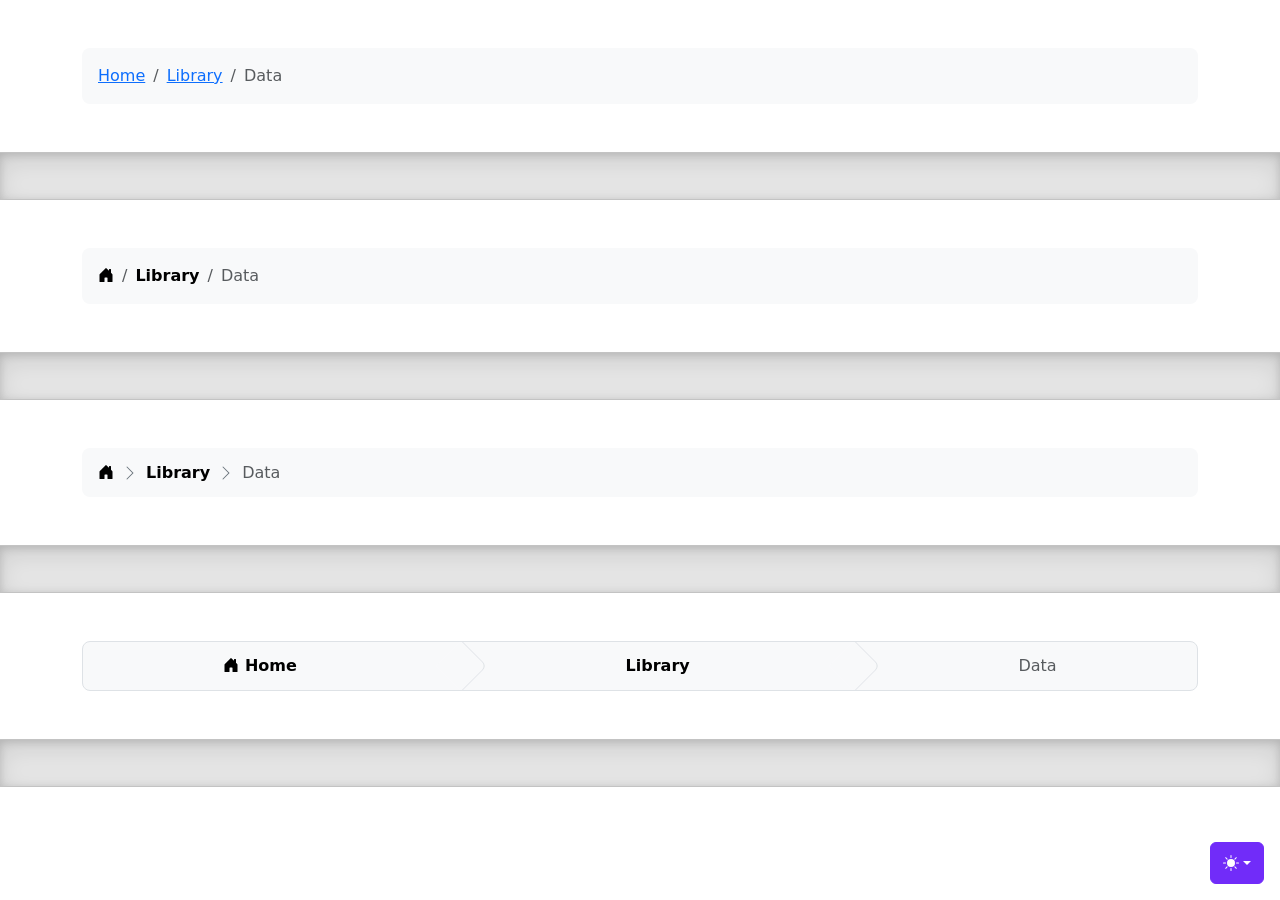
<file: bootstrap/breadcrumbs/index.html>
<!doctype html>
<html lang="en" data-bs-theme="auto">
  <head>
    <meta charset="utf-8" />
    <meta name="viewport" content="width=device-width, initial-scale=1" />
    <meta name="description" content="" />
    <meta
      name="author"
      content="Mark Otto, Jacob Thornton, and Bootstrap contributors"
    />
    <meta name="generator" content="Astro v5.13.2" />
    <title>Breadcrumbs · Bootstrap v5.3</title>
    <link
      rel="canonical"
      href="https://getbootstrap.com/docs/5.3/examples/breadcrumbs/"
    />
    <script src="../assets/js/color-modes.js"></script>
    <link href="../assets/dist/css/bootstrap.min.css" rel="stylesheet" />
    <meta name="theme-color" content="#712cf9" />
    <link href="breadcrumbs.css" rel="stylesheet" />
    <style>
      .bd-placeholder-img {
        font-size: 1.125rem;
        text-anchor: middle;
        -webkit-user-select: none;
        -moz-user-select: none;
        user-select: none;
      }
      @media (min-width: 768px) {
        .bd-placeholder-img-lg {
          font-size: 3.5rem;
        }
      }
      .b-example-divider {
        width: 100%;
        height: 3rem;
        background-color: #0000001a;
        border: solid rgba(0, 0, 0, 0.15);
        border-width: 1px 0;
        box-shadow:
          inset 0 0.5em 1.5em #0000001a,
          inset 0 0.125em 0.5em #00000026;
      }
      .b-example-vr {
        flex-shrink: 0;
        width: 1.5rem;
        height: 100vh;
      }
      .bi {
        vertical-align: -0.125em;
        fill: currentColor;
      }
      .nav-scroller {
        position: relative;
        z-index: 2;
        height: 2.75rem;
        overflow-y: hidden;
      }
      .nav-scroller .nav {
        display: flex;
        flex-wrap: nowrap;
        padding-bottom: 1rem;
        margin-top: -1px;
        overflow-x: auto;
        text-align: center;
        white-space: nowrap;
        -webkit-overflow-scrolling: touch;
      }
      .btn-bd-primary {
        --bd-violet-bg: #712cf9;
        --bd-violet-rgb: 112.520718, 44.062154, 249.437846;
        --bs-btn-font-weight: 600;
        --bs-btn-color: var(--bs-white);
        --bs-btn-bg: var(--bd-violet-bg);
        --bs-btn-border-color: var(--bd-violet-bg);
        --bs-btn-hover-color: var(--bs-white);
        --bs-btn-hover-bg: #6528e0;
        --bs-btn-hover-border-color: #6528e0;
        --bs-btn-focus-shadow-rgb: var(--bd-violet-rgb);
        --bs-btn-active-color: var(--bs-btn-hover-color);
        --bs-btn-active-bg: #5a23c8;
        --bs-btn-active-border-color: #5a23c8;
      }
      .bd-mode-toggle {
        z-index: 1500;
      }
      .bd-mode-toggle .bi {
        width: 1em;
        height: 1em;
      }
      .bd-mode-toggle .dropdown-menu .active .bi {
        display: block !important;
      }
    </style>
  </head>
  <body>
    <svg xmlns="http://www.w3.org/2000/svg" class="d-none">
      <symbol id="check2" viewBox="0 0 16 16">
        <path
          d="M13.854 3.646a.5.5 0 0 1 0 .708l-7 7a.5.5 0 0 1-.708 0l-3.5-3.5a.5.5 0 1 1 .708-.708L6.5 10.293l6.646-6.647a.5.5 0 0 1 .708 0z"
        ></path>
      </symbol>
      <symbol id="circle-half" viewBox="0 0 16 16">
        <path
          d="M8 15A7 7 0 1 0 8 1v14zm0 1A8 8 0 1 1 8 0a8 8 0 0 1 0 16z"
        ></path>
      </symbol>
      <symbol id="moon-stars-fill" viewBox="0 0 16 16">
        <path
          d="M6 .278a.768.768 0 0 1 .08.858 7.208 7.208 0 0 0-.878 3.46c0 4.021 3.278 7.277 7.318 7.277.527 0 1.04-.055 1.533-.16a.787.787 0 0 1 .81.316.733.733 0 0 1-.031.893A8.349 8.349 0 0 1 8.344 16C3.734 16 0 12.286 0 7.71 0 4.266 2.114 1.312 5.124.06A.752.752 0 0 1 6 .278z"
        ></path>
        <path
          d="M10.794 3.148a.217.217 0 0 1 .412 0l.387 1.162c.173.518.579.924 1.097 1.097l1.162.387a.217.217 0 0 1 0 .412l-1.162.387a1.734 1.734 0 0 0-1.097 1.097l-.387 1.162a.217.217 0 0 1-.412 0l-.387-1.162A1.734 1.734 0 0 0 9.31 6.593l-1.162-.387a.217.217 0 0 1 0-.412l1.162-.387a1.734 1.734 0 0 0 1.097-1.097l.387-1.162zM13.863.099a.145.145 0 0 1 .274 0l.258.774c.115.346.386.617.732.732l.774.258a.145.145 0 0 1 0 .274l-.774.258a1.156 1.156 0 0 0-.732.732l-.258.774a.145.145 0 0 1-.274 0l-.258-.774a1.156 1.156 0 0 0-.732-.732l-.774-.258a.145.145 0 0 1 0-.274l.774-.258c.346-.115.617-.386.732-.732L13.863.1z"
        ></path>
      </symbol>
      <symbol id="sun-fill" viewBox="0 0 16 16">
        <path
          d="M8 12a4 4 0 1 0 0-8 4 4 0 0 0 0 8zM8 0a.5.5 0 0 1 .5.5v2a.5.5 0 0 1-1 0v-2A.5.5 0 0 1 8 0zm0 13a.5.5 0 0 1 .5.5v2a.5.5 0 0 1-1 0v-2A.5.5 0 0 1 8 13zm8-5a.5.5 0 0 1-.5.5h-2a.5.5 0 0 1 0-1h2a.5.5 0 0 1 .5.5zM3 8a.5.5 0 0 1-.5.5h-2a.5.5 0 0 1 0-1h2A.5.5 0 0 1 3 8zm10.657-5.657a.5.5 0 0 1 0 .707l-1.414 1.415a.5.5 0 1 1-.707-.708l1.414-1.414a.5.5 0 0 1 .707 0zm-9.193 9.193a.5.5 0 0 1 0 .707L3.05 13.657a.5.5 0 0 1-.707-.707l1.414-1.414a.5.5 0 0 1 .707 0zm9.193 2.121a.5.5 0 0 1-.707 0l-1.414-1.414a.5.5 0 0 1 .707-.707l1.414 1.414a.5.5 0 0 1 0 .707zM4.464 4.465a.5.5 0 0 1-.707 0L2.343 3.05a.5.5 0 1 1 .707-.707l1.414 1.414a.5.5 0 0 1 0 .708z"
        ></path>
      </symbol>
    </svg>
    <div
      class="dropdown position-fixed bottom-0 end-0 mb-3 me-3 bd-mode-toggle"
    >
      <button
        class="btn btn-bd-primary py-2 dropdown-toggle d-flex align-items-center"
        id="bd-theme"
        type="button"
        aria-expanded="false"
        data-bs-toggle="dropdown"
        aria-label="Toggle theme (auto)"
      >
        <svg class="bi my-1 theme-icon-active" aria-hidden="true">
          <use href="#circle-half"></use>
        </svg>
        <span class="visually-hidden" id="bd-theme-text">Toggle theme</span>
      </button>
      <ul
        class="dropdown-menu dropdown-menu-end shadow"
        aria-labelledby="bd-theme-text"
      >
        <li>
          <button
            type="button"
            class="dropdown-item d-flex align-items-center"
            data-bs-theme-value="light"
            aria-pressed="false"
          >
            <svg class="bi me-2 opacity-50" aria-hidden="true">
              <use href="#sun-fill"></use>
            </svg>
            Light
            <svg class="bi ms-auto d-none" aria-hidden="true">
              <use href="#check2"></use>
            </svg>
          </button>
        </li>
        <li>
          <button
            type="button"
            class="dropdown-item d-flex align-items-center"
            data-bs-theme-value="dark"
            aria-pressed="false"
          >
            <svg class="bi me-2 opacity-50" aria-hidden="true">
              <use href="#moon-stars-fill"></use>
            </svg>
            Dark
            <svg class="bi ms-auto d-none" aria-hidden="true">
              <use href="#check2"></use>
            </svg>
          </button>
        </li>
        <li>
          <button
            type="button"
            class="dropdown-item d-flex align-items-center active"
            data-bs-theme-value="auto"
            aria-pressed="true"
          >
            <svg class="bi me-2 opacity-50" aria-hidden="true">
              <use href="#circle-half"></use>
            </svg>
            Auto
            <svg class="bi ms-auto d-none" aria-hidden="true">
              <use href="#check2"></use>
            </svg>
          </button>
        </li>
      </ul>
    </div>
    <svg xmlns="http://www.w3.org/2000/svg" class="d-none">
      <symbol id="house-door-fill" viewBox="0 0 16 16">
        <path
          d="M6.5 14.5v-3.505c0-.245.25-.495.5-.495h2c.25 0 .5.25.5.5v3.5a.5.5 0 0 0 .5.5h4a.5.5 0 0 0 .5-.5v-7a.5.5 0 0 0-.146-.354L13 5.793V2.5a.5.5 0 0 0-.5-.5h-1a.5.5 0 0 0-.5.5v1.293L8.354 1.146a.5.5 0 0 0-.708 0l-6 6A.5.5 0 0 0 1.5 7.5v7a.5.5 0 0 0 .5.5h4a.5.5 0 0 0 .5-.5z"
        ></path>
      </symbol>
    </svg>
    <div class="container my-5">
      <nav aria-label="breadcrumb">
        <ol class="breadcrumb p-3 bg-body-tertiary rounded-3">
          <li class="breadcrumb-item"><a href="#">Home</a></li>
          <li class="breadcrumb-item"><a href="#">Library</a></li>
          <li class="breadcrumb-item active" aria-current="page">Data</li>
        </ol>
      </nav>
    </div>
    <div class="b-example-divider"></div>
    <div class="container my-5">
      <nav aria-label="breadcrumb">
        <ol class="breadcrumb p-3 bg-body-tertiary rounded-3">
          <li class="breadcrumb-item">
            <a class="link-body-emphasis" href="#">
              <svg class="bi" width="16" height="16" aria-hidden="true">
                <use xlink:href="#house-door-fill"></use>
              </svg>
              <span class="visually-hidden">Home</span>
            </a>
          </li>
          <li class="breadcrumb-item">
            <a
              class="link-body-emphasis fw-semibold text-decoration-none"
              href="#"
              >Library</a
            >
          </li>
          <li class="breadcrumb-item active" aria-current="page">Data</li>
        </ol>
      </nav>
    </div>
    <div class="b-example-divider"></div>
    <div class="container my-5">
      <nav aria-label="breadcrumb">
        <ol
          class="breadcrumb breadcrumb-chevron p-3 bg-body-tertiary rounded-3"
        >
          <li class="breadcrumb-item">
            <a class="link-body-emphasis" href="#">
              <svg class="bi" width="16" height="16" aria-hidden="true">
                <use xlink:href="#house-door-fill"></use>
              </svg>
              <span class="visually-hidden">Home</span>
            </a>
          </li>
          <li class="breadcrumb-item">
            <a
              class="link-body-emphasis fw-semibold text-decoration-none"
              href="#"
              >Library</a
            >
          </li>
          <li class="breadcrumb-item active" aria-current="page">Data</li>
        </ol>
      </nav>
    </div>
    <div class="b-example-divider"></div>
    <div class="container my-5">
      <nav aria-label="breadcrumb">
        <ol
          class="breadcrumb breadcrumb-custom overflow-hidden text-center bg-body-tertiary border rounded-3"
        >
          <li class="breadcrumb-item">
            <a
              class="link-body-emphasis fw-semibold text-decoration-none"
              href="#"
            >
              <svg class="bi" width="16" height="16" aria-hidden="true">
                <use xlink:href="#house-door-fill"></use>
              </svg>
              Home
            </a>
          </li>
          <li class="breadcrumb-item">
            <a
              class="link-body-emphasis fw-semibold text-decoration-none"
              href="#"
              >Library</a
            >
          </li>
          <li class="breadcrumb-item active" aria-current="page">Data</li>
        </ol>
      </nav>
    </div>
    <div class="b-example-divider"></div>
    <script
      src="../assets/dist/js/bootstrap.bundle.min.js"
      class="astro-vvvwv3sm"
    ></script>
  </body>
</html>
</file>
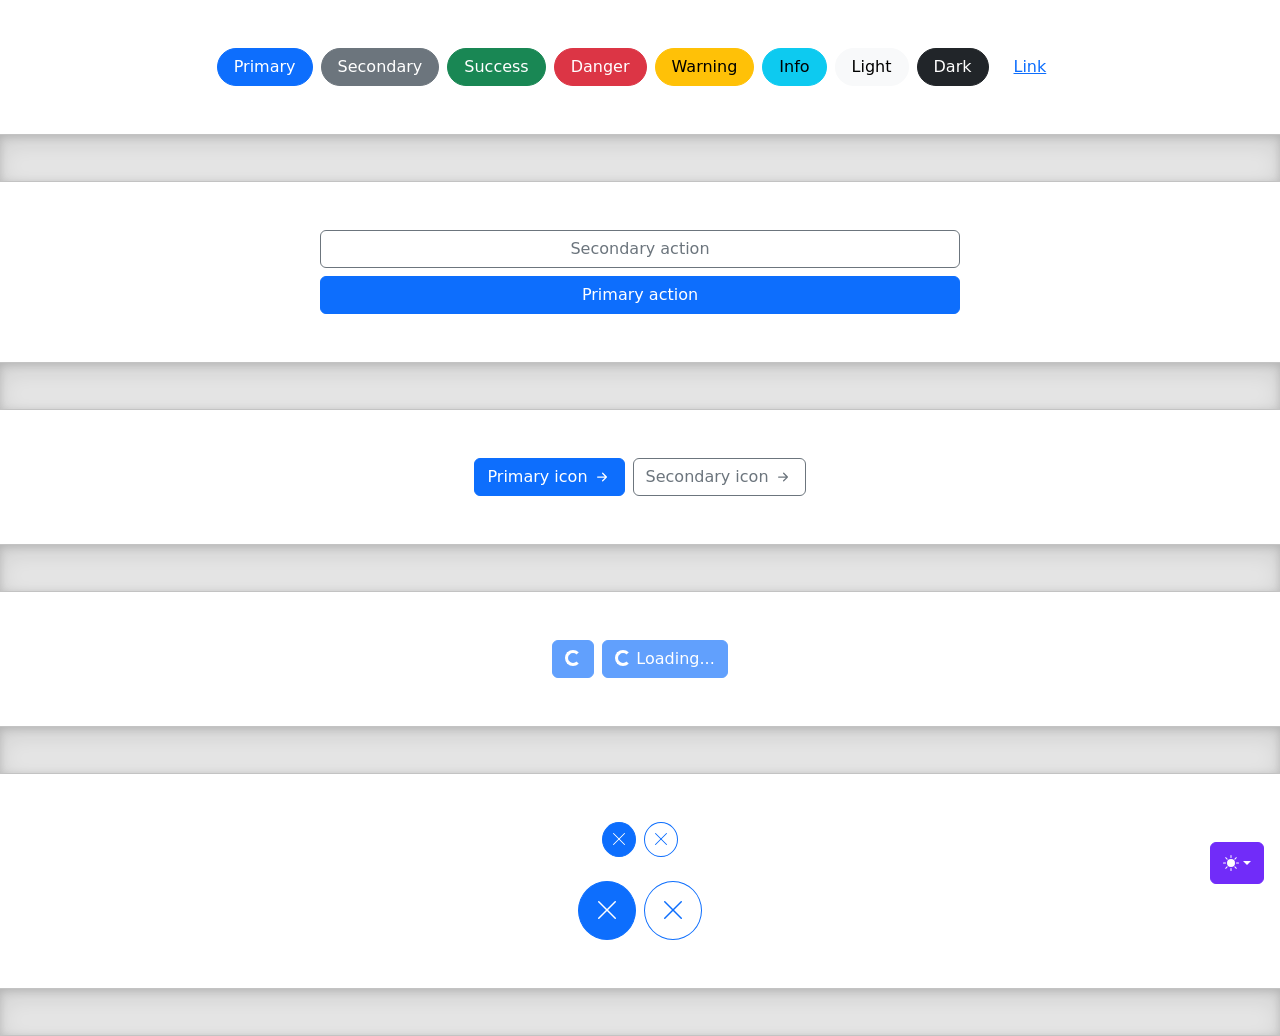
<file: bootstrap/buttons/index.html>
<!doctype html>
<html lang="en" data-bs-theme="auto">
  <head>
    <meta charset="utf-8" />
    <meta name="viewport" content="width=device-width, initial-scale=1" />
    <meta name="description" content="" />
    <meta
      name="author"
      content="Mark Otto, Jacob Thornton, and Bootstrap contributors"
    />
    <meta name="generator" content="Astro v5.13.2" />
    <title>Buttons · Bootstrap v5.3</title>
    <link
      rel="canonical"
      href="https://getbootstrap.com/docs/5.3/examples/buttons/"
    />
    <script src="../assets/js/color-modes.js"></script>
    <link href="../assets/dist/css/bootstrap.min.css" rel="stylesheet" />
    <meta name="theme-color" content="#712cf9" />
    <style>
      .bd-placeholder-img {
        font-size: 1.125rem;
        text-anchor: middle;
        -webkit-user-select: none;
        -moz-user-select: none;
        user-select: none;
      }
      @media (min-width: 768px) {
        .bd-placeholder-img-lg {
          font-size: 3.5rem;
        }
      }
      .b-example-divider {
        width: 100%;
        height: 3rem;
        background-color: #0000001a;
        border: solid rgba(0, 0, 0, 0.15);
        border-width: 1px 0;
        box-shadow:
          inset 0 0.5em 1.5em #0000001a,
          inset 0 0.125em 0.5em #00000026;
      }
      .b-example-vr {
        flex-shrink: 0;
        width: 1.5rem;
        height: 100vh;
      }
      .bi {
        vertical-align: -0.125em;
        fill: currentColor;
      }
      .nav-scroller {
        position: relative;
        z-index: 2;
        height: 2.75rem;
        overflow-y: hidden;
      }
      .nav-scroller .nav {
        display: flex;
        flex-wrap: nowrap;
        padding-bottom: 1rem;
        margin-top: -1px;
        overflow-x: auto;
        text-align: center;
        white-space: nowrap;
        -webkit-overflow-scrolling: touch;
      }
      .btn-bd-primary {
        --bd-violet-bg: #712cf9;
        --bd-violet-rgb: 112.520718, 44.062154, 249.437846;
        --bs-btn-font-weight: 600;
        --bs-btn-color: var(--bs-white);
        --bs-btn-bg: var(--bd-violet-bg);
        --bs-btn-border-color: var(--bd-violet-bg);
        --bs-btn-hover-color: var(--bs-white);
        --bs-btn-hover-bg: #6528e0;
        --bs-btn-hover-border-color: #6528e0;
        --bs-btn-focus-shadow-rgb: var(--bd-violet-rgb);
        --bs-btn-active-color: var(--bs-btn-hover-color);
        --bs-btn-active-bg: #5a23c8;
        --bs-btn-active-border-color: #5a23c8;
      }
      .bd-mode-toggle {
        z-index: 1500;
      }
      .bd-mode-toggle .bi {
        width: 1em;
        height: 1em;
      }
      .bd-mode-toggle .dropdown-menu .active .bi {
        display: block !important;
      }
    </style>
  </head>
  <body>
    <svg xmlns="http://www.w3.org/2000/svg" class="d-none">
      <symbol id="check2" viewBox="0 0 16 16">
        <path
          d="M13.854 3.646a.5.5 0 0 1 0 .708l-7 7a.5.5 0 0 1-.708 0l-3.5-3.5a.5.5 0 1 1 .708-.708L6.5 10.293l6.646-6.647a.5.5 0 0 1 .708 0z"
        ></path>
      </symbol>
      <symbol id="circle-half" viewBox="0 0 16 16">
        <path
          d="M8 15A7 7 0 1 0 8 1v14zm0 1A8 8 0 1 1 8 0a8 8 0 0 1 0 16z"
        ></path>
      </symbol>
      <symbol id="moon-stars-fill" viewBox="0 0 16 16">
        <path
          d="M6 .278a.768.768 0 0 1 .08.858 7.208 7.208 0 0 0-.878 3.46c0 4.021 3.278 7.277 7.318 7.277.527 0 1.04-.055 1.533-.16a.787.787 0 0 1 .81.316.733.733 0 0 1-.031.893A8.349 8.349 0 0 1 8.344 16C3.734 16 0 12.286 0 7.71 0 4.266 2.114 1.312 5.124.06A.752.752 0 0 1 6 .278z"
        ></path>
        <path
          d="M10.794 3.148a.217.217 0 0 1 .412 0l.387 1.162c.173.518.579.924 1.097 1.097l1.162.387a.217.217 0 0 1 0 .412l-1.162.387a1.734 1.734 0 0 0-1.097 1.097l-.387 1.162a.217.217 0 0 1-.412 0l-.387-1.162A1.734 1.734 0 0 0 9.31 6.593l-1.162-.387a.217.217 0 0 1 0-.412l1.162-.387a1.734 1.734 0 0 0 1.097-1.097l.387-1.162zM13.863.099a.145.145 0 0 1 .274 0l.258.774c.115.346.386.617.732.732l.774.258a.145.145 0 0 1 0 .274l-.774.258a1.156 1.156 0 0 0-.732.732l-.258.774a.145.145 0 0 1-.274 0l-.258-.774a1.156 1.156 0 0 0-.732-.732l-.774-.258a.145.145 0 0 1 0-.274l.774-.258c.346-.115.617-.386.732-.732L13.863.1z"
        ></path>
      </symbol>
      <symbol id="sun-fill" viewBox="0 0 16 16">
        <path
          d="M8 12a4 4 0 1 0 0-8 4 4 0 0 0 0 8zM8 0a.5.5 0 0 1 .5.5v2a.5.5 0 0 1-1 0v-2A.5.5 0 0 1 8 0zm0 13a.5.5 0 0 1 .5.5v2a.5.5 0 0 1-1 0v-2A.5.5 0 0 1 8 13zm8-5a.5.5 0 0 1-.5.5h-2a.5.5 0 0 1 0-1h2a.5.5 0 0 1 .5.5zM3 8a.5.5 0 0 1-.5.5h-2a.5.5 0 0 1 0-1h2A.5.5 0 0 1 3 8zm10.657-5.657a.5.5 0 0 1 0 .707l-1.414 1.415a.5.5 0 1 1-.707-.708l1.414-1.414a.5.5 0 0 1 .707 0zm-9.193 9.193a.5.5 0 0 1 0 .707L3.05 13.657a.5.5 0 0 1-.707-.707l1.414-1.414a.5.5 0 0 1 .707 0zm9.193 2.121a.5.5 0 0 1-.707 0l-1.414-1.414a.5.5 0 0 1 .707-.707l1.414 1.414a.5.5 0 0 1 0 .707zM4.464 4.465a.5.5 0 0 1-.707 0L2.343 3.05a.5.5 0 1 1 .707-.707l1.414 1.414a.5.5 0 0 1 0 .708z"
        ></path>
      </symbol>
    </svg>
    <div
      class="dropdown position-fixed bottom-0 end-0 mb-3 me-3 bd-mode-toggle"
    >
      <button
        class="btn btn-bd-primary py-2 dropdown-toggle d-flex align-items-center"
        id="bd-theme"
        type="button"
        aria-expanded="false"
        data-bs-toggle="dropdown"
        aria-label="Toggle theme (auto)"
      >
        <svg class="bi my-1 theme-icon-active" aria-hidden="true">
          <use href="#circle-half"></use>
        </svg>
        <span class="visually-hidden" id="bd-theme-text">Toggle theme</span>
      </button>
      <ul
        class="dropdown-menu dropdown-menu-end shadow"
        aria-labelledby="bd-theme-text"
      >
        <li>
          <button
            type="button"
            class="dropdown-item d-flex align-items-center"
            data-bs-theme-value="light"
            aria-pressed="false"
          >
            <svg class="bi me-2 opacity-50" aria-hidden="true">
              <use href="#sun-fill"></use>
            </svg>
            Light
            <svg class="bi ms-auto d-none" aria-hidden="true">
              <use href="#check2"></use>
            </svg>
          </button>
        </li>
        <li>
          <button
            type="button"
            class="dropdown-item d-flex align-items-center"
            data-bs-theme-value="dark"
            aria-pressed="false"
          >
            <svg class="bi me-2 opacity-50" aria-hidden="true">
              <use href="#moon-stars-fill"></use>
            </svg>
            Dark
            <svg class="bi ms-auto d-none" aria-hidden="true">
              <use href="#check2"></use>
            </svg>
          </button>
        </li>
        <li>
          <button
            type="button"
            class="dropdown-item d-flex align-items-center active"
            data-bs-theme-value="auto"
            aria-pressed="true"
          >
            <svg class="bi me-2 opacity-50" aria-hidden="true">
              <use href="#circle-half"></use>
            </svg>
            Auto
            <svg class="bi ms-auto d-none" aria-hidden="true">
              <use href="#check2"></use>
            </svg>
          </button>
        </li>
      </ul>
    </div>
    <svg xmlns="http://www.w3.org/2000/svg" class="d-none">
      <symbol id="arrow-right-short" viewBox="0 0 16 16">
        <path
          fill-rule="evenodd"
          d="M4 8a.5.5 0 0 1 .5-.5h5.793L8.146 5.354a.5.5 0 1 1 .708-.708l3 3a.5.5 0 0 1 0 .708l-3 3a.5.5 0 0 1-.708-.708L10.293 8.5H4.5A.5.5 0 0 1 4 8z"
        ></path>
      </symbol>
      <symbol id="x-lg" viewBox="0 0 16 16">
        <path
          fill-rule="evenodd"
          d="M13.854 2.146a.5.5 0 0 1 0 .708l-11 11a.5.5 0 0 1-.708-.708l11-11a.5.5 0 0 1 .708 0Z"
        ></path>
        <path
          fill-rule="evenodd"
          d="M2.146 2.146a.5.5 0 0 0 0 .708l11 11a.5.5 0 0 0 .708-.708l-11-11a.5.5 0 0 0-.708 0Z"
        ></path>
      </symbol>
    </svg>
    <div class="d-flex gap-2 justify-content-center py-5">
      <button class="btn btn-primary rounded-pill px-3" type="button">
        Primary
      </button>
      <button class="btn btn-secondary rounded-pill px-3" type="button">
        Secondary
      </button>
      <button class="btn btn-success rounded-pill px-3" type="button">
        Success
      </button>
      <button class="btn btn-danger rounded-pill px-3" type="button">
        Danger
      </button>
      <button class="btn btn-warning rounded-pill px-3" type="button">
        Warning
      </button>
      <button class="btn btn-info rounded-pill px-3" type="button">Info</button>
      <button class="btn btn-light rounded-pill px-3" type="button">
        Light
      </button>
      <button class="btn btn-dark rounded-pill px-3" type="button">Dark</button>
      <button class="btn btn-link rounded-pill px-3" type="button">Link</button>
    </div>
    <div class="b-example-divider"></div>
    <div class="col-lg-6 col-xxl-4 my-5 mx-auto">
      <div class="d-grid gap-2">
        <button class="btn btn-outline-secondary" type="button">
          Secondary action
        </button>
        <button class="btn btn-primary" type="button">Primary action</button>
      </div>
    </div>
    <div class="b-example-divider"></div>
    <div class="d-flex gap-2 justify-content-center py-5">
      <button
        class="btn btn-primary d-inline-flex align-items-center"
        type="button"
      >
        Primary icon
        <svg class="bi ms-1" width="20" height="20" aria-hidden="true">
          <use xlink:href="#arrow-right-short"></use>
        </svg>
      </button>
      <button
        class="btn btn-outline-secondary d-inline-flex align-items-center"
        type="button"
      >
        Secondary icon
        <svg class="bi ms-1" width="20" height="20" aria-hidden="true">
          <use xlink:href="#arrow-right-short"></use>
        </svg>
      </button>
    </div>
    <div class="b-example-divider"></div>
    <div class="d-flex gap-2 justify-content-center py-5">
      <button class="btn btn-primary" type="button" disabled>
        <span
          class="spinner-border spinner-border-sm"
          aria-hidden="true"
        ></span>
        <span class="visually-hidden" role="status">Loading...</span>
      </button>
      <button class="btn btn-primary" type="button" disabled>
        <span
          class="spinner-border spinner-border-sm"
          aria-hidden="true"
        ></span>
        <span role="status">Loading...</span>
      </button>
    </div>
    <div class="b-example-divider"></div>
    <div class="d-flex gap-2 justify-content-center pt-5 pb-4">
      <button class="btn btn-primary rounded-circle p-2 lh-1" type="button">
        <svg class="bi" width="16" height="16" aria-hidden="true">
          <use xlink:href="#x-lg"></use>
        </svg>
        <span class="visually-hidden">Dismiss</span>
      </button>
      <button
        class="btn btn-outline-primary rounded-circle p-2 lh-1"
        type="button"
      >
        <svg class="bi" width="16" height="16" aria-hidden="true">
          <use xlink:href="#x-lg"></use>
        </svg>
        <span class="visually-hidden">Dismiss</span>
      </button>
    </div>
    <div class="d-flex gap-2 justify-content-center pb-5">
      <button class="btn btn-primary rounded-circle p-3 lh-1" type="button">
        <svg class="bi" width="24" height="24" aria-hidden="true">
          <use xlink:href="#x-lg"></use>
        </svg>
        <span class="visually-hidden">Dismiss</span>
      </button>
      <button
        class="btn btn-outline-primary rounded-circle p-3 lh-1"
        type="button"
      >
        <svg class="bi" width="24" height="24" aria-hidden="true">
          <use xlink:href="#x-lg"></use>
        </svg>
        <span class="visually-hidden">Dismiss</span>
      </button>
    </div>
    <div class="b-example-divider"></div>
    <script
      src="../assets/dist/js/bootstrap.bundle.min.js"
      class="astro-vvvwv3sm"
    ></script>
  </body>
</html>
</file>
<file: caixas/style.css>
.container{
    display: flex;
}

.vermelho{
background-color: red;
width: 50%;
height: 250px;
color: white;
text-aling: right;
}

.azul{
   width: 100%;
    height: 250px;
    background-color: blue;
    color: white;
    text-align: left;




}
</file>
<file: modelo/estilos.css>
html.body.reset {
    margin: 0;
    padding: 0;
}  

html.body{
    font-family: Arial, Helvetica, sans-serif;
}

.barra-navegaçao{
    padding: 10px;
    background-color: black;
}

h1{
    background-color: bisque;
    padding: 15px;
    margin-top: 10px;
}

.link{
    background-color: red;
}

.meia-caixa{
    width: 50%;
    height: 250px;
    color: white;
    background-color: gray;
    padding: 10px;
}


.texto-direita {
    text-align: right;
}


.texto-centro {
    text-align: center;
}


.wrapper {
    display: flex;
}

.caixa-completa {
    width: 100%;
    height: 500%px;
    color: white;
    background-color: darkgray;
    padding: 10px;
}

.meia-caixa{
    width: 50%;
    height: 250%px;
    color: white;
    background-color: darkkhaki;
    padding: 10px;
}
</file>
<file: PROVA/custom.css>
/* --- Base (main-styles) --- */
html,
body {
   height: 100%;
   width: 100%;
}

* {
   margin: 0;
   padding: 0;
   color: white;
   font-size: 16px;
   font-weight: 400;
   line-height: 1.5;
   font-family: "Poppins", sans-serif;
}

h1 {
   font-size: 10em;
   line-height: 1;
   font-weight: 800;
}

h5 {
   font-size: 1.2rem;
   font-weight: 600;
   line-height: 1.5;
   margin: 10px auto;
   max-width: 500px;
}

body {
   min-height: 100vh;
}

/* --- Conteúdo principal --- */
.main-area {
   width: 80vw;
   max-width: 650px;
   margin: auto;
   padding: 10vh 0 22vh;
   position: relative;
   min-height: 100vh;
   box-sizing: border-box;
   display: flex;
   flex-direction: column;
   align-content: space-around;
   justify-content: flex-start;
   text-align: center;
   font-family: "Open Sans", sans-serif;
}

.main-area img {
   height: 30vh;
   max-width: 80%;
   display: block;
   object-fit: contain;
   margin: 5rem auto 0;
}

/* --- Fundo animado --- */
#bg-base,
#bg-ripple {
   position: fixed;
   inset: 0;
   z-index: -2;
}

#bg-ripple {
   z-index: -1;
   clip-path: circle(0% at 50% 50%);
}

/* --- Footer --- */
.barra-navegacao {
   position: fixed;
   bottom: 0;
   left: 0;
   right: 0;
   display: flex;
   align-items: center;
   justify-content: center;
   gap: 0.45rem;
   padding: 1.5rem;
   background: rgba(0, 0, 0, 0.12);
   z-index: 10;
}

.btn-hover {
   font-family: "Poppins", sans-serif;
   font-size: 0.8rem;
   font-weight: 500;
   letter-spacing: 0.06em;
   color: rgba(255, 255, 255, 0.92);
   padding: 0.5rem 0.95rem;
   border-radius: 999px;
   border: 1px solid rgba(255, 255, 255, 0.28);
   background: rgba(255, 255, 255, 0.1);
   cursor: pointer;
   transition:
      transform var(--btn-tempo)ease,
      background var(--btn-tempo)ease,
      border-color var(--btn-tempo)ease,
      box-shadow var(--btn-tempo)ease;
}

.btn-hover:hover {
   transform: translateY(-4px) scale(1.04);
   background: rgba(255, 255, 255, 0.24);
   border-color: rgba(255, 255, 255, 0.55);
   box-shadow: 0 10px 28px rgba(0, 0, 0, 0.18);
}

/* --- Animações ---*/
:root {
   --tinta-tempo: 1.5s;
   --imagem-tempo: 0.6s;
   --btn-tempo: 0.25s;
}

#bg-ripple.tinta-parada {
   transition: none;
}

#bg-ripple.tinta-cheia {
   transition: none;
   clip-path: circle(150% at 50% 50%);
}

#bg-ripple.tinta-abre {
   transition: clip-path var(--tinta-tempo)ease-out;
   clip-path: circle(150% at 50% 50%);
}

#bg-ripple.tinta-fecha {
   transition: clip-path var(--tinta-tempo)ease-in;
   clip-path: circle(0% at 50% 50%);
}

#imagem {
   transition:
      opacity var(--imagem-tempo)ease,
      transform var(--imagem-tempo)ease;
}

#imagem.trocando {
   opacity: 0;
   transform: scale(0.96);
}
</file>
<file: website/estilos.css>
/* Base e Fundo */
html,
body {
    margin: 0;
    padding: 0;
    color: #000;
    font-family: Arial, Helvetica, sans-serif;
    background-color: #fff;
}


/* Componentes Globais */
.barra-navegacao {
    height: 60px;
    padding: 5px 10px;
    top: 0;
    left: 0;
    position: sticky;
    text-align: center;
    background-color: #000000f1;
}


.btn {
    color: #fff;
    font-weight: 700;
    text-decoration: none;
    display: inline-flex;
    align-items: center;
    justify-content: center;
    height: 40px;
    min-width: 60px;
    padding: 5px 15px;
    border-radius: 4px;
}

.btn:hover {
    color: #000;
    background-color: #f3f3f3;
}

/* Utilitários de Espaçamento */
.p-1 {
    padding: 1rem !important;
}

.p-2 {
    padding: 2rem !important;
}

.p-3 {
    padding: 3rem !important;
}

.p-4 {
    padding: 4rem !important;
}

.p-5 {
    padding: 5rem !important;
}

/* Cores de Texto e Mídia */
.text-branco {
    color: #fff !important;
}

.text-preto {
    color: #000 !important;
}

.img-error {
    width: auto;
    height: 250px;
    object-fit: contain;
    margin: 0 auto;
    display: block;
}

/* Sistema de Grid e Layout */
.linha {
    display: flex;
    flex-wrap: wrap;
    align-items: stretch;
}

[class^="col-"] {
    padding: 0 15px;
    box-sizing: border-box;
}

.col-1 {
    width: 8.333%;
}

.col-2 {
    width: 16.666%;
}

.col-3 {
    width: 25%;
}

.col-4 {
    width: 33.333%;
}

.col-5 {
    width: 41.666%;
}

.col-6 {
    width: 50%;
}

.col-7 {
    width: 58.333%;
}

.col-8 {
    width: 66.666%;
}

.col-9 {
    width: 75%;
}

.col-10 {
    width: 83.333%;
}

.col-11 {
    width: 91.666%;
}

.col-12 {
    width: 100%;
}

.d-flex {
    display: flex;
}

.alinhar-meio {
    align-items: center;
}
</file>
<file: bootstrap/blog/blog.rtl.css>
/* stylelint-disable @stylistic/selector-list-comma-newline-after */

.blog-header-logo {
  font-family: Amiri, Georgia, "Times New Roman", serif;
  font-size: 2.25rem;
}

.blog-header-logo:hover {
  text-decoration: none;
}

h1, h2, h3, h4, h5, h6 {
  font-family: Amiri, Georgia, "Times New Roman", serif;
}

.flex-auto {
  flex: 0 0 auto;
}

.h-250 { height: 250px; }
@media (min-width: 768px) {
  .h-md-250 { height: 250px; }
}

/* Pagination */
.blog-pagination {
  margin-bottom: 4rem;
}

/*
 * Blog posts
 */
.blog-post {
  margin-bottom: 4rem;
}
.blog-post-meta {
  margin-bottom: 1.25rem;
  color: #727272;
}
</file>
<file: bootstrap/blog/blog.css>
/* stylelint-disable @stylistic/selector-list-comma-newline-after */

.blog-header-logo {
  font-family: "Playfair Display", Georgia, "Times New Roman", serif/*rtl:Amiri, Georgia, "Times New Roman", serif*/;
  font-size: 2.25rem;
}

.blog-header-logo:hover {
  text-decoration: none;
}

h1, h2, h3, h4, h5, h6 {
  font-family: "Playfair Display", Georgia, "Times New Roman", serif/*rtl:Amiri, Georgia, "Times New Roman", serif*/;
}

.flex-auto {
  flex: 0 0 auto;
}

.h-250 { height: 250px; }
@media (min-width: 768px) {
  .h-md-250 { height: 250px; }
}

/* Pagination */
.blog-pagination {
  margin-bottom: 4rem;
}

/*
 * Blog posts
 */
.blog-post {
  margin-bottom: 4rem;
}
.blog-post-meta {
  margin-bottom: 1.25rem;
  color: #727272;
}
</file>
<file: bootstrap/breadcrumbs/breadcrumbs.css>
.breadcrumb-chevron {
  --bs-breadcrumb-divider: url("data:image/svg+xml,%3Csvg xmlns='http://www.w3.org/2000/svg' width='16' height='16' fill='%236c757d'%3E%3Cpath fill-rule='evenodd' d='M4.646 1.646a.5.5 0 0 1 .708 0l6 6a.5.5 0 0 1 0 .708l-6 6a.5.5 0 0 1-.708-.708L10.293 8 4.646 2.354a.5.5 0 0 1 0-.708z'/%3E%3C/svg%3E");
  gap: .5rem;
}
.breadcrumb-chevron .breadcrumb-item {
  display: flex;
  gap: inherit;
  align-items: center;
  padding-left: 0;
  line-height: 1;
}
.breadcrumb-chevron .breadcrumb-item::before {
  gap: inherit;
  float: none;
  width: 1rem;
  height: 1rem;
}

.breadcrumb-custom .breadcrumb-item {
  position: relative;
  flex-grow: 1;
  padding: .75rem 3rem;
}
.breadcrumb-custom .breadcrumb-item::before {
  display: none;
}
.breadcrumb-custom .breadcrumb-item::after {
  position: absolute;
  top: 50%;
  right: -25px;
  z-index: 1;
  display: inline-block;
  width: 50px;
  height: 50px;
  margin-top: -25px;
  content: "";
  background-color: var(--bs-tertiary-bg);
  border-top-right-radius: .5rem;
  box-shadow: 1px -1px var(--bs-border-color);
  transform: scale(.707) rotate(45deg);
}
.breadcrumb-custom .breadcrumb-item:first-child {
  padding-left: 1.5rem;
}
.breadcrumb-custom .breadcrumb-item:last-child {
  padding-right: 1.5rem;
}
.breadcrumb-custom .breadcrumb-item:last-child::after {
  display: none;
}
</file>
